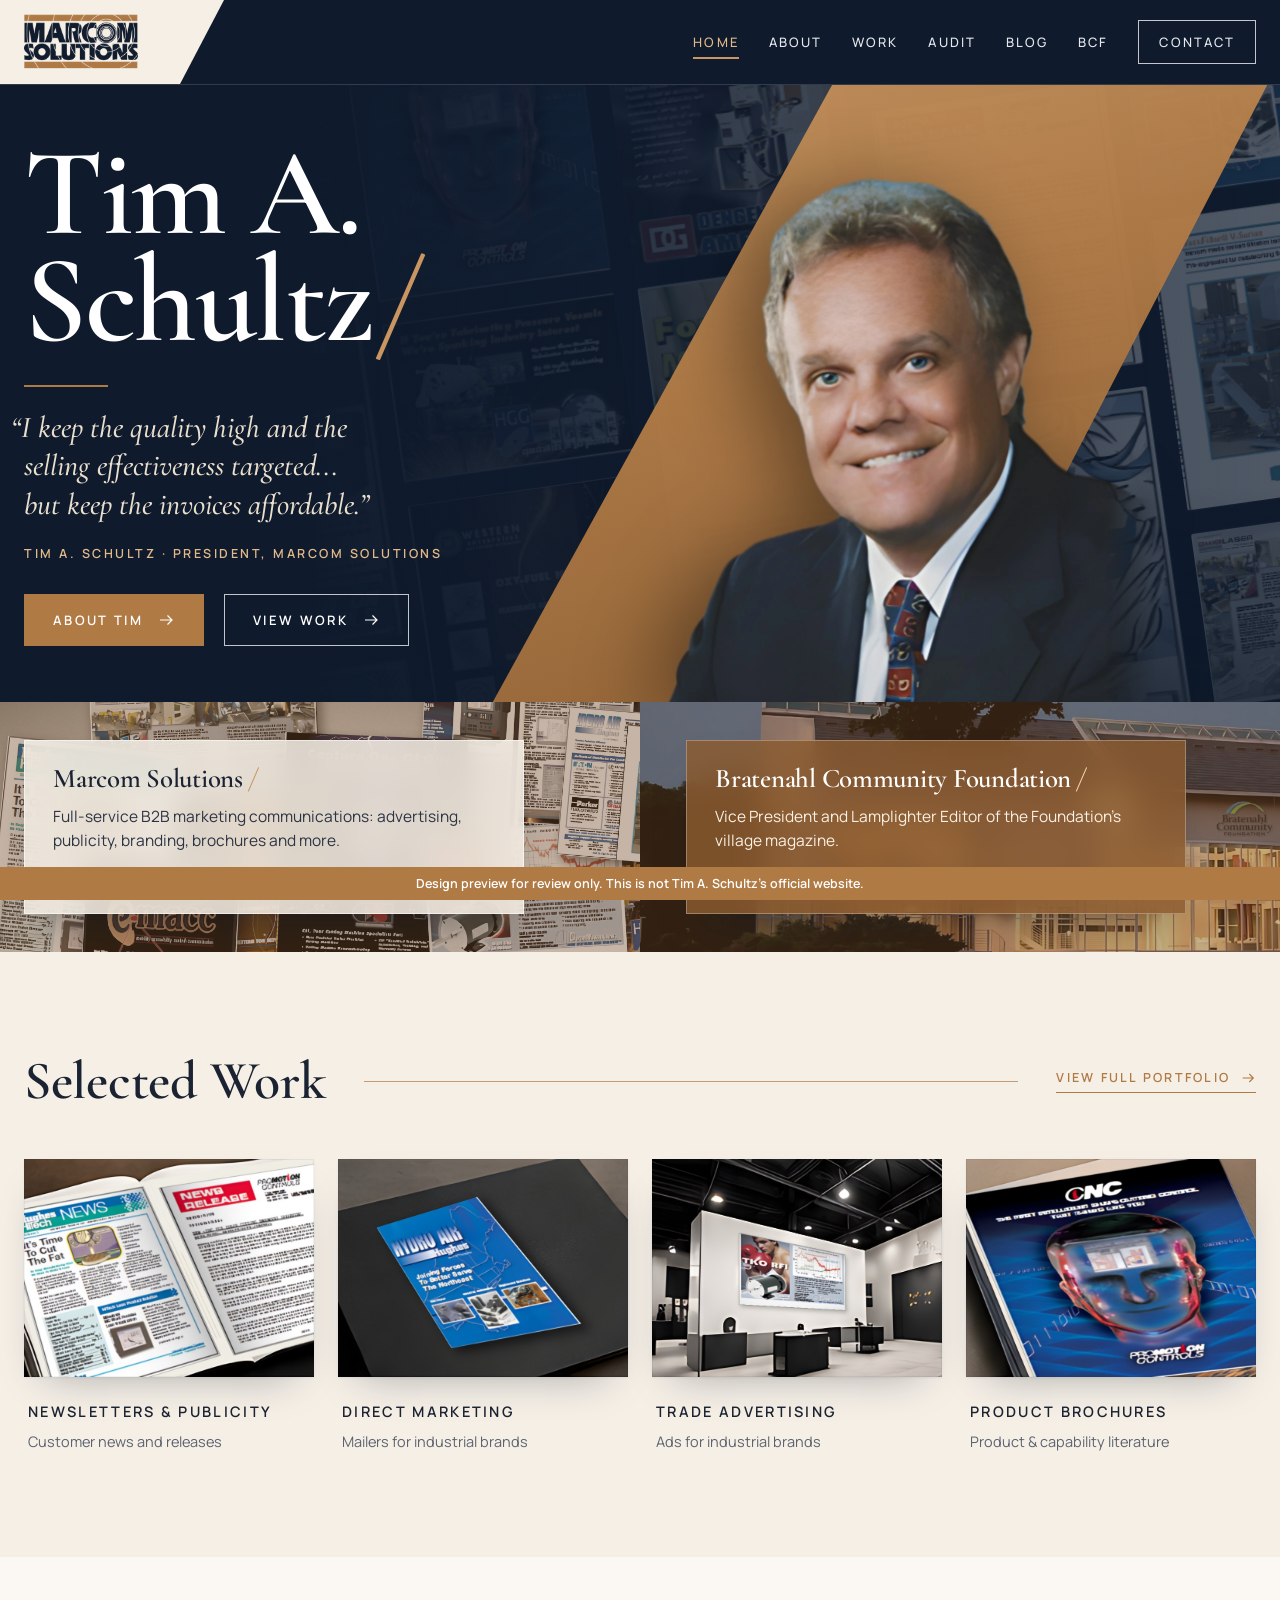
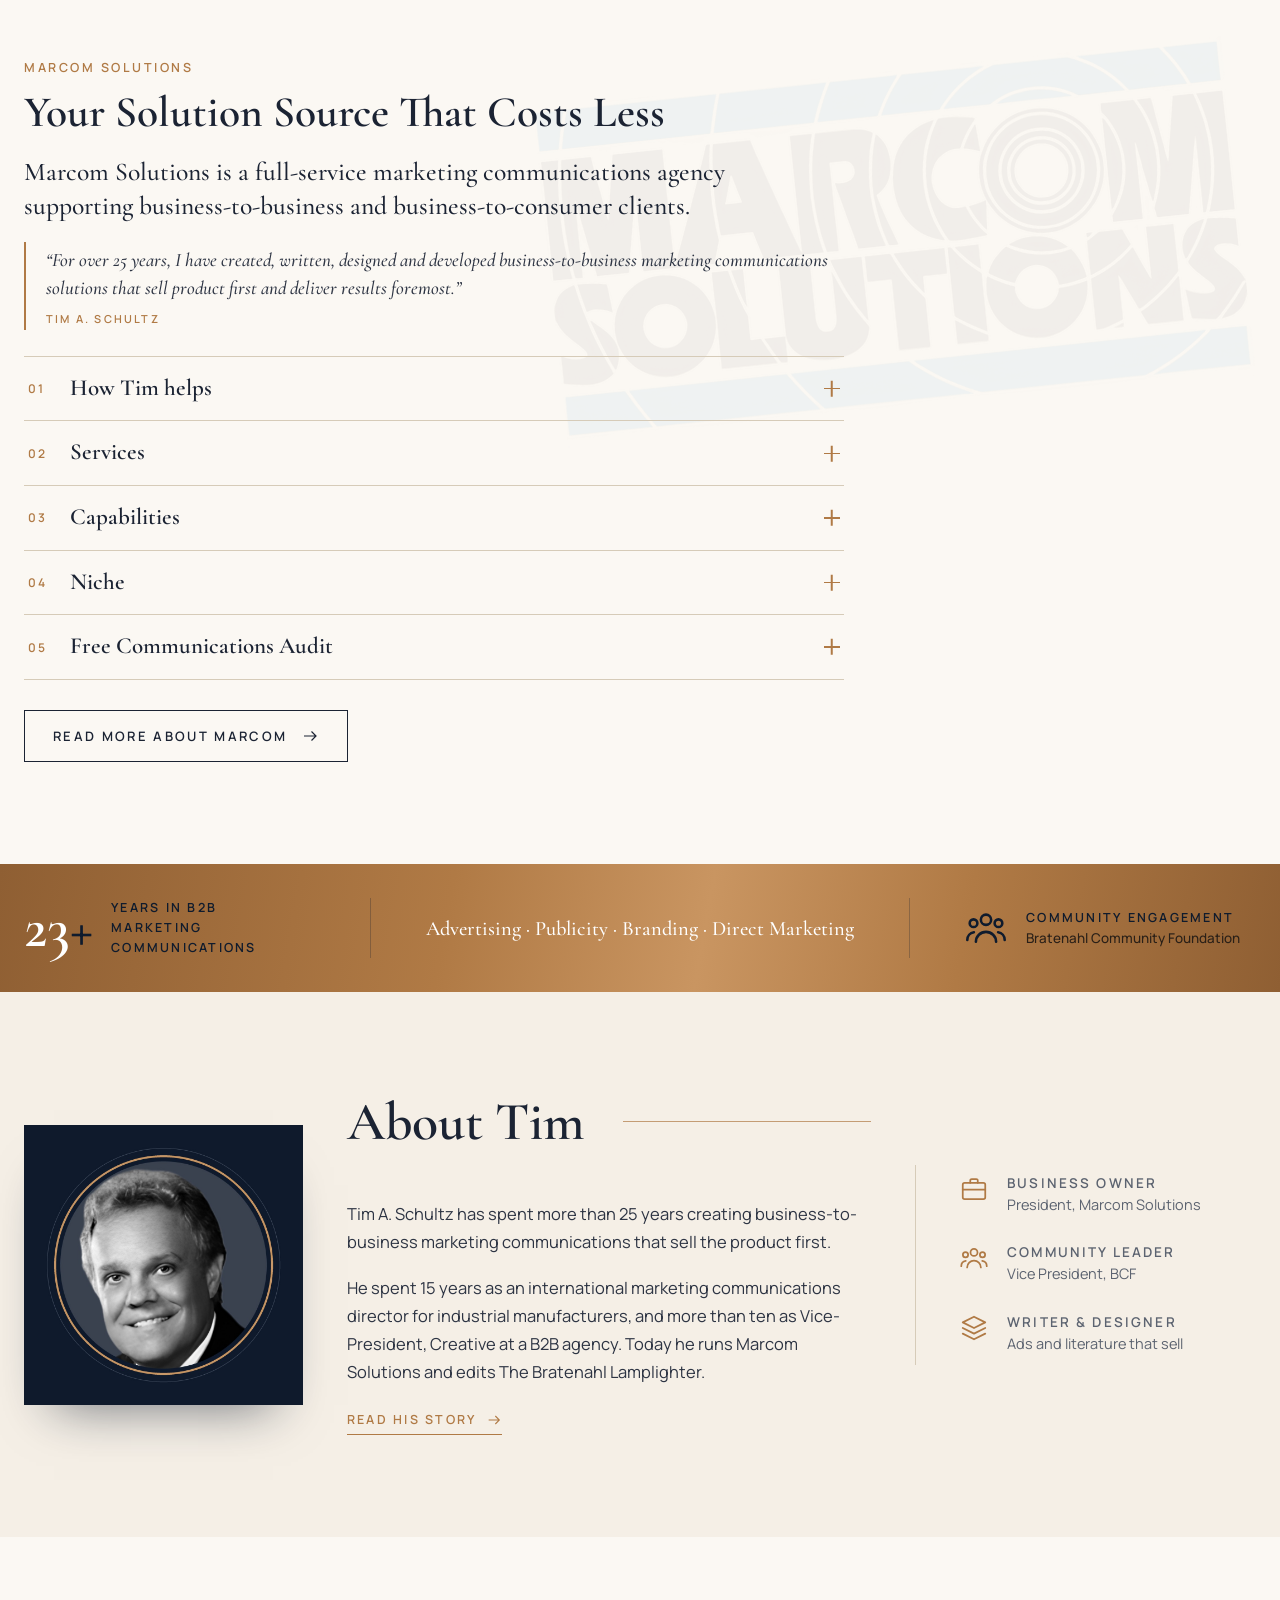
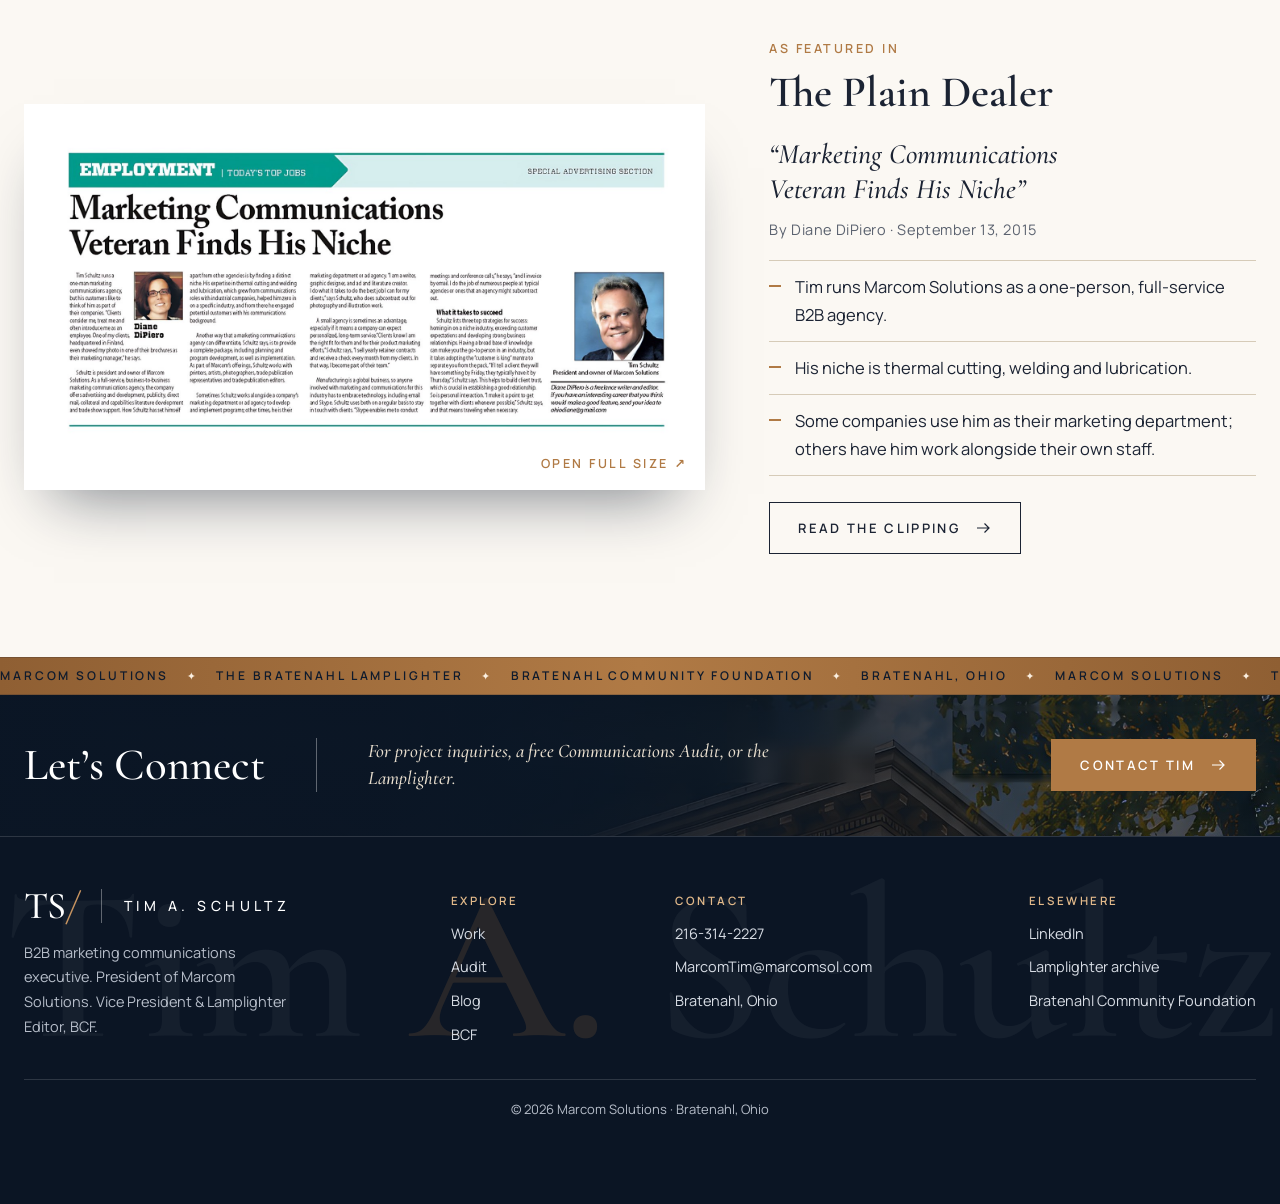
<file: index.html>
<!DOCTYPE html>
<html lang="en"><head><meta charset="utf-8"><meta name="viewport" content="width=device-width, initial-scale=1, viewport-fit=cover">
<meta name="claude:viewport-fit-sides" content="cover">
<title>Tim Schultz Marcom Solutions</title><meta name="description" content="Tim A. Schultz: B2B marketing communications executive, President of Marcom Solutions, and Vice President &amp; Lamplighter Editor of the Bratenahl Community Foundation, Bratenahl, Ohio.">
<!-- DRAFT: remove the next line at launch so Google can list the site -->
<meta name="robots" content="noindex,nofollow">
<meta property="og:type" content="profile"><meta property="og:title" content="Tim A. Schultz"><meta property="og:description" content="Tim A. Schultz: B2B marketing communications executive, President of Marcom Solutions, and Vice President &amp; Lamplighter Editor of the Bratenahl Community Foundation, Bratenahl, Ohio."><meta name="theme-color" content="#0f1b2d">
<link rel="icon" href="assets/favicon.svg" type="image/svg+xml"><link rel="preload" href="assets/fonts/cormorant-garamond-latin-500-normal.woff2" as="font" type="font/woff2" crossorigin>
<link rel="stylesheet" href="assets/style.css"><script>document.documentElement.className+=' js'</script><link rel="preload" as="image" href="assets/img/tim-hero.webp" fetchpriority="high"><script type="application/ld+json">{"@context": "https://schema.org", "@type": "Person", "name": "Tim A. Schultz", "jobTitle": "President, Marcom Solutions", "telephone": "216-314-2227", "email": "MarcomTim@marcomsol.com", "worksFor": {"@type": "Organization", "name": "Marcom Solutions", "url": "https://www.marcomsol.com/"}, "affiliation": {"@type": "Organization", "name": "Bratenahl Community Foundation", "url": "https://bratenahlcf.org/"}, "address": {"@type": "PostalAddress", "addressLocality": "Bratenahl", "addressRegion": "OH", "addressCountry": "US"}, "sameAs": ["https://www.linkedin.com/in/timaschultz/"]}</script></head>
<body class="is-preview">
<a class="skip" href="#main">Skip to content</a>
<header class="hd" id="hd"><div class="wrap"><a class="brand" href="index.html" aria-label="Tim A. Schultz, home"><img class="mlogo" src="assets/img/marcom-logo-nc.png" alt="Marcom Solutions" width="346" height="170"></a>
<nav class="nav" aria-label="Main"><a href="index.html" class="on" aria-current="page">Home</a><a href="about.html">About</a><a href="work.html">Work</a><a href="audit.html">Audit</a><a href="blog.html">Blog</a><a href="bcf.html">BCF</a><a href="contact.html" class="box">Contact</a></nav><button class="mb" id="mb" type="button" aria-label="Menu" aria-expanded="false" aria-controls="mnav"><span></span><span></span></button></div><span class="prog" aria-hidden="true"></span></header>
<div class="mnav" id="mnav"><nav aria-label="Mobile"><a href="index.html" class=on>Home</a><a href="about.html">About</a><a href="work.html">Work</a><a href="audit.html">Audit</a><a href="blog.html">Blog</a><a href="bcf.html">BCF</a><a href="contact.html">Contact</a></nav><p>216-314-2227<br>MarcomTim@marcomsol.com</p></div>
<main id="main">
<section class="hero2" aria-label="Tim A. Schultz">
<div class="wall" aria-hidden="true"><div class="col"><img src="assets/wall/servod.webp" alt="" width="400" height="794" decoding="async"><img src="assets/wall/emacc.webp" alt="" width="400" height="290" decoding="async"><img src="assets/wall/line-card.webp" alt="" width="400" height="506" decoding="async"><img src="assets/wall/laser-gear.webp" alt="" width="400" height="514" decoding="async"><img src="assets/wall/servod.webp" alt="" width="400" height="794" decoding="async"><img src="assets/wall/emacc.webp" alt="" width="400" height="290" decoding="async"><img src="assets/wall/line-card.webp" alt="" width="400" height="506" decoding="async"><img src="assets/wall/laser-gear.webp" alt="" width="400" height="514" decoding="async"></div><div class="col"><img src="assets/wall/predators.webp" alt="" width="400" height="500" decoding="async"><img src="assets/wall/save-30000.webp" alt="" width="400" height="552" decoding="async"><img src="assets/wall/newsletter.webp" alt="" width="400" height="529" decoding="async"><img src="assets/wall/predators.webp" alt="" width="400" height="500" decoding="async"><img src="assets/wall/save-30000.webp" alt="" width="400" height="552" decoding="async"><img src="assets/wall/newsletter.webp" alt="" width="400" height="529" decoding="async"></div><div class="col"><img src="assets/wall/cnc-cover.webp" alt="" width="400" height="523" decoding="async"><img src="assets/wall/hgg.webp" alt="" width="400" height="271" decoding="async"><img src="assets/wall/oxy-fuel.webp" alt="" width="400" height="507" decoding="async"><img src="assets/wall/tko.webp" alt="" width="400" height="281" decoding="async"><img src="assets/wall/cnc-cover.webp" alt="" width="400" height="523" decoding="async"><img src="assets/wall/hgg.webp" alt="" width="400" height="271" decoding="async"><img src="assets/wall/oxy-fuel.webp" alt="" width="400" height="507" decoding="async"><img src="assets/wall/tko.webp" alt="" width="400" height="281" decoding="async"></div><div class="col"><img src="assets/wall/welding.webp" alt="" width="400" height="520" decoding="async"><img src="assets/wall/think-brite.webp" alt="" width="400" height="1006" decoding="async"><img src="assets/wall/proreports.webp" alt="" width="400" height="484" decoding="async"><img src="assets/wall/welding.webp" alt="" width="400" height="520" decoding="async"><img src="assets/wall/think-brite.webp" alt="" width="400" height="1006" decoding="async"><img src="assets/wall/proreports.webp" alt="" width="400" height="484" decoding="async"></div><div class="col"><img src="assets/wall/web-productivity.webp" alt="" width="400" height="278" decoding="async"><img src="assets/wall/news-release.webp" alt="" width="400" height="489" decoding="async"><img src="assets/wall/ac-drive.webp" alt="" width="400" height="1195" decoding="async"><img src="assets/wall/cnc-inside.webp" alt="" width="400" height="304" decoding="async"><img src="assets/wall/web-productivity.webp" alt="" width="400" height="278" decoding="async"><img src="assets/wall/news-release.webp" alt="" width="400" height="489" decoding="async"><img src="assets/wall/ac-drive.webp" alt="" width="400" height="1195" decoding="async"><img src="assets/wall/cnc-inside.webp" alt="" width="400" height="304" decoding="async"></div><div class="col"><img src="assets/wall/hydro-air-mail.webp" alt="" width="400" height="527" decoding="async"><img src="assets/wall/cut-sheet.webp" alt="" width="400" height="501" decoding="async"><img src="assets/wall/laser-spread.webp" alt="" width="400" height="301" decoding="async"><img src="assets/wall/hydro-air-mail.webp" alt="" width="400" height="527" decoding="async"><img src="assets/wall/cut-sheet.webp" alt="" width="400" height="501" decoding="async"><img src="assets/wall/laser-spread.webp" alt="" width="400" height="301" decoding="async"></div></div><div class="cband"></div>
<div class="wrap"><div class="txt"><h1><span class="ln">Tim A.</span><span class="ln">Schultz<span class="sl">/</span></span></h1><div class="rule"></div>
<blockquote class="hq"><p>“I keep the quality high and the selling effectiveness targeted... but keep the invoices affordable.”</p>
<cite>Tim A. Schultz · President, Marcom Solutions</cite></blockquote>
<div class="btns"><a class="btn cu" href="about.html">About Tim<svg viewBox="0 0 24 24" aria-hidden="true"><path d="M4 12h15M14 6l6 6-6 6"/></svg></a><a class="btn ow" href="work.html">View Work<svg viewBox="0 0 24 24" aria-hidden="true"><path d="M4 12h15M14 6l6 6-6 6"/></svg></a></div></div></div>
<div class="por"><img src="assets/img/tim-hero.webp" alt="Portrait of Tim A. Schultz" width="1000" height="1116"></div>
</section>
<section class="strip2">
<a class="l rv" href="about.html#marcom"><img class="sbg" src="assets/img/strip-marcom.jpg" alt="" loading="lazy" width="2400" height="1000"><span class="card"><h2>Marcom Solutions <span class="sl">/</span></h2><span class="p">Full-service B2B marketing communications: advertising, publicity, branding, brochures and more.</span><span class="go">Explore Marcom<svg viewBox="0 0 24 24" aria-hidden="true"><path d="M4 12h15M14 6l6 6-6 6"/></svg></span></span></a>
<a class="r rv" style="--d:.1s" href="bcf.html"><img class="sbg" src="assets/img/strip-bcf-house-sign.jpg" alt="" loading="lazy" width="2400" height="1188"><span class="card"><h2>Bratenahl Community Foundation <span class="sl">/</span></h2><span class="p">Vice President and Lamplighter Editor of the Foundation’s village magazine.</span><span class="go">Learn About BCF<svg viewBox="0 0 24 24" aria-hidden="true"><path d="M4 12h15M14 6l6 6-6 6"/></svg></span></span></a>
</section>
<section class="sec cream"><div class="wrap"><div class="shead rv"><h2>Selected Work</h2><span class="ln"></span><a class="tl-link" href="work.html">View full portfolio<svg viewBox="0 0 24 24" aria-hidden="true"><path d="M4 12h15M14 6l6 6-6 6"/></svg></a></div>
<div class="cards"><a class="card rv" data-tilt style="--d:0.00s" href="work.html#publicity"><span class="plate photo"><img src="assets/img/feat-publicity.jpg" alt="" loading="lazy"></span><span class="cap"><b>Newsletters &amp; Publicity</b><span>Customer news and releases</span></span></a><a class="card rv" data-tilt style="--d:0.08s" href="work.html#direct-marketing"><span class="plate photo"><img src="assets/img/feat-direct.jpg" alt="" loading="lazy"></span><span class="cap"><b>Direct Marketing</b><span>Mailers for industrial brands</span></span></a><a class="card rv" data-tilt style="--d:0.16s" href="work.html#advertising"><span class="plate photo"><img src="assets/img/feat-advertising.jpg" alt="" loading="lazy"></span><span class="cap"><b>Trade Advertising</b><span>Ads for industrial brands</span></span></a><a class="card rv" data-tilt style="--d:0.24s" href="work.html#brochures"><span class="plate photo"><img src="assets/img/feat-brochures.jpg" alt="" loading="lazy"></span><span class="cap"><b>Product Brochures</b><span>Product &amp; capability literature</span></span></a></div>
</div></section>
<section class="sec paper mwm" id="source"><div class="wrap">
<div class="mcf"><div class="rv" style="--d:.08s"><span class="caps kick">Marcom Solutions</span><h2 class="h2s">Your Solution Source That Costs Less</h2>
<p class="mlead">Marcom Solutions is a full-service marketing communications agency supporting business-to-business and business-to-consumer clients.</p>
<blockquote class="mq">“For over 25 years, I have created, written, designed and developed business-to-business marketing communications solutions that sell product first and deliver results foremost.”<cite>Tim A. Schultz</cite></blockquote>
<div class="acc"><details class="ai" name="mc"><summary><span class="an">01</span>How Tim helps<i aria-hidden="true"></i></summary><div class="ab"><div class="ways">
<div class="way"><span class="n">01</span><h3>Your marketing department</h3><p>He is the whole department.</p></div>
<div class="way"><span class="n">02</span><h3>Beside your team</h3><p>With your staff or ad agency.</p></div>
<div class="way"><span class="n">03</span><h3>Plan to finished piece</h3><p>Planning through implementation.</p></div></div></div></details>
<details class="ai" name="mc"><summary><span class="an">02</span>Services<i aria-hidden="true"></i></summary><div class="ab"><ol class="svc"><li>Advertising</li><li>Publicity</li><li>Branding</li><li>Direct Marketing</li><li>Product &amp; Capability Brochures</li><li>Social Media Marketing</li><li>News Releases &amp; Newsletters</li><li>Trade Show Support</li><li>Case Histories &amp; Product Success Stories</li><li>Feature Articles</li></ol></div></details>
<details class="ai" name="mc"><summary><span class="an">03</span>Capabilities<i aria-hidden="true"></i></summary><div class="ab"><p class="inl caplinks"><a href="work.html#advertising">Advertising</a> <i>/</i> <a href="work.html#brochures">Product &amp; Capability Brochures</a> <i>/</i> <a href="work.html#direct-marketing">Direct Mail &amp; Direct Marketing</a> <i>/</i> <span>Web Sites, Multi-Media, Social Media</span> <i>/</i> <a href="work.html#publicity">Publicity &amp; Newsletters</a> <i>/</i> <a href="work.html#catalogs">Line Cards, Cut Sheets &amp; Catalogs</a> <i>/</i> <a href="work.html#case-histories">Case Histories &amp; Feature Articles</a></p></div></details>
<details class="ai" name="mc"><summary><span class="an">04</span>Niche<i aria-hidden="true"></i></summary><div class="ab"><p class="inl">Thermal cutting <i>/</i> Welding <i>/</i> Lubrication</p></div></details>
<details class="ai" name="mc"><summary><span class="an">05</span>Free Communications Audit<i aria-hidden="true"></i></summary><div class="ab aud5"><span class="caps">Free · No obligation</span><p>What you are doing well, what you could be doing better, and what you should do next.</p><a class="btn cu" href="audit.html">About the audit<svg viewBox="0 0 24 24" aria-hidden="true"><path d="M4 12h15M14 6l6 6-6 6"/></svg></a></div></details></div>
<p class="mcmore"><a class="btn on" href="about.html#marcom">Read more about Marcom<svg viewBox="0 0 24 24" aria-hidden="true"><path d="M4 12h15M14 6l6 6-6 6"/></svg></a></p></div></div></div></section>
<section class="fband" aria-label="At a glance"><div class="fb-a"><div class="wrap fb-in">
<div class="fb-i rv"><b class="fb-n"><span data-to="25">25</span><em>+</em></b><span class="fb-t">Years in B2B<br>marketing communications</span></div><i class="fb-v"></i>
<div class="fb-i fb-m rv" style="--d:.08s"><span class="fb-s">Advertising · Publicity · Branding · Direct Marketing</span></div><i class="fb-v"></i>
<div class="fb-i rv" style="--d:.16s"><svg class="ic" viewBox="0 0 24 24" aria-hidden="true"><circle cx="12" cy="7.5" r="2.8"/><path d="M6.5 19.5c0-3 2.5-5.4 5.5-5.4s5.5 2.4 5.5 5.4"/><circle cx="5.2" cy="9.4" r="2.1"/><path d="M1.8 18.5c0-2.2 1.5-3.9 3.6-4.2"/><circle cx="18.8" cy="9.4" r="2.1"/><path d="M22.2 18.5c0-2.2-1.5-3.9-3.6-4.2"/></svg><span class="fb-t">Community engagement<small>Bratenahl Community Foundation</small></span></div></div></div></section>
<section class="sec cream"><div class="wrap"><div class="about">
<div class="pic rv"><img src="assets/img/tim-about.jpg" alt="Tim A. Schultz" loading="lazy" width="1000" height="1000"></div>
<div class="txt rv" style="--d:.08s"><div class="shead rv"><h2>About Tim</h2><span class="ln"></span></div><p>Tim A. Schultz has spent more than 25 years creating business-to-business marketing communications that sell the product first.</p>
<p>He spent 15 years as an international marketing communications director for industrial manufacturers, and more than ten as Vice-President, Creative at a B2B agency. Today he runs Marcom Solutions and edits The Bratenahl Lamplighter.</p>
<a class="tl-link" href="about.html">Read his story<svg viewBox="0 0 24 24" aria-hidden="true"><path d="M4 12h15M14 6l6 6-6 6"/></svg></a></div>
<span class="vl"></span>
<ul class="roles rv" style="--d:.16s"><li><svg class="ic" viewBox="0 0 24 24" aria-hidden="true"><rect x="3" y="7" width="18" height="13" rx="1.5"/><path d="M9 7V5.2A1.2 1.2 0 0 1 10.2 4h3.6A1.2 1.2 0 0 1 15 5.2V7M3 12.5h18"/></svg><span><b>Business Owner</b><span>President, Marcom Solutions</span></span></li><li><svg class="ic" viewBox="0 0 24 24" aria-hidden="true"><circle cx="12" cy="7.5" r="2.8"/><path d="M6.5 19.5c0-3 2.5-5.4 5.5-5.4s5.5 2.4 5.5 5.4"/><circle cx="5.2" cy="9.4" r="2.1"/><path d="M1.8 18.5c0-2.2 1.5-3.9 3.6-4.2"/><circle cx="18.8" cy="9.4" r="2.1"/><path d="M22.2 18.5c0-2.2-1.5-3.9-3.6-4.2"/></svg><span><b>Community Leader</b><span>Vice President, BCF</span></span></li><li><svg class="ic" viewBox="0 0 24 24" aria-hidden="true"><path d="M12 3l9 4.5-9 4.5-9-4.5z"/><path d="M3 12l9 4.5 9-4.5"/><path d="M3 16.5l9 4.5 9-4.5"/></svg><span><b>Writer &amp; Designer</b><span>Ads and literature that sell</span></span></li></ul>
</div></div></section>
<section class="sec paper" id="plain-dealer"><div class="wrap"><div class="pdh">
<a class="pclip rv" href="assets/img/plain-dealer-2015.jpg" aria-label="Open the Plain Dealer clipping full size"><img src="assets/img/plain-dealer-2015.jpg" alt="The Plain Dealer, September 13, 2015: Marketing Communications Veteran Finds His Niche" loading="lazy"><span class="caps">Open full size ↗</span></a>
<div class="pdt rv" style="--d:.1s"><span class="caps kick">As featured in</span><h2 class="h2s">The Plain Dealer</h2>
<p class="pq">“Marketing Communications Veteran Finds His Niche”</p><p class="by">By Diane DiPiero · September 13, 2015</p>
<ul class="keys"><li>Tim runs Marcom Solutions as a one-person, full-service B2B agency.</li><li>His niche is thermal cutting, welding and lubrication.</li>
<li>Some companies use him as their marketing department; others have him work alongside their own staff.</li></ul>
<div class="pbtns"><button class="btn on" type="button" id="pzo">Read the clipping<svg viewBox="0 0 24 24" aria-hidden="true"><path d="M4 12h15M14 6l6 6-6 6"/></svg></button></div></div>
</div></div></section>
<div class="pz" id="pz" role="dialog" aria-modal="true" aria-label="The Plain Dealer clipping, September 13, 2015"><button class="pzx" type="button" aria-label="Close"><svg viewBox="0 0 24 24" aria-hidden="true"><path d="M6 6l12 12M18 6L6 18"/></svg></button><div class="pzi"><img src="assets/img/plain-dealer-2015.jpg" alt="The Plain Dealer, September 13, 2015: Marketing Communications Veteran Finds His Niche" loading="lazy"></div></div>
<div class="fb-tk rust" aria-hidden="true"><div class="rt"><span>Marcom Solutions</span><i class="rd">✦</i><span>The Bratenahl Lamplighter</span><i class="rd">✦</i><span>Bratenahl Community Foundation</span><i class="rd">✦</i><span>Bratenahl, Ohio</span><i class="rd">✦</i><span>Marcom Solutions</span><i class="rd">✦</i><span>The Bratenahl Lamplighter</span><i class="rd">✦</i><span>Bratenahl Community Foundation</span><i class="rd">✦</i><span>Bratenahl, Ohio</span><i class="rd">✦</i><span>Marcom Solutions</span><i class="rd">✦</i><span>The Bratenahl Lamplighter</span><i class="rd">✦</i><span>Bratenahl Community Foundation</span><i class="rd">✦</i><span>Bratenahl, Ohio</span><i class="rd">✦</i><span>Marcom Solutions</span><i class="rd">✦</i><span>The Bratenahl Lamplighter</span><i class="rd">✦</i><span>Bratenahl Community Foundation</span><i class="rd">✦</i><span>Bratenahl, Ohio</span><i class="rd">✦</i><span>Marcom Solutions</span><i class="rd">✦</i><span>The Bratenahl Lamplighter</span><i class="rd">✦</i><span>Bratenahl Community Foundation</span><i class="rd">✦</i><span>Bratenahl, Ohio</span><i class="rd">✦</i><span>Marcom Solutions</span><i class="rd">✦</i><span>The Bratenahl Lamplighter</span><i class="rd">✦</i><span>Bratenahl Community Foundation</span><i class="rd">✦</i><span>Bratenahl, Ohio</span><i class="rd">✦</i></div></div>
<section class="connect"><img class="bg" src="assets/img/connect-photo.jpg" alt=""><div class="wrap rv"><h2>Let’s Connect</h2><span class="vl"></span>
<p>For project inquiries, a free Communications Audit, or the Lamplighter.</p><a class="btn cu" href="contact.html">Contact Tim<svg viewBox="0 0 24 24" aria-hidden="true"><path d="M4 12h15M14 6l6 6-6 6"/></svg></a></div></section>
</main>
<footer class="foot"><div class="wrap"><div class="top">
<div><a class="brand" href="index.html"><span class="mono">TS<span class="sl">/</span></span><span class="bar"></span><span class="nm">Tim A. Schultz</span></a><p>B2B marketing communications executive. President of Marcom Solutions. Vice President &amp; Lamplighter Editor, BCF.</p></div>
<div><h4>Explore</h4><ul><li><a href="work.html">Work</a></li><li><a href="audit.html">Audit</a></li><li><a href="blog.html">Blog</a></li><li><a href="bcf.html">BCF</a></li></ul></div>
<div><h4>Contact</h4><ul><li><a href="tel:+12163142227">216-314-2227</a></li><li><a href="mailto:MarcomTim@marcomsol.com">MarcomTim@marcomsol.com</a></li><li>Bratenahl, Ohio</li></ul></div>
<div><h4>Elsewhere</h4><ul><li><a href="https://www.linkedin.com/in/timaschultz/" target="_blank" rel="noopener">LinkedIn</a></li><li><a href="https://bratenahlcf.org/lamplight-magazine/" target="_blank" rel="noopener">Lamplighter archive</a></li><li><a href="https://bratenahlcf.org/" target="_blank" rel="noopener">Bratenahl Community Foundation</a></li></ul></div>
<span class="fname" aria-hidden="true">Tim <em>A.</em> Schultz</span></div><div class="bot"><span>© <span data-year>2026</span> Marcom Solutions · Bratenahl, Ohio</span></div></div></footer>
<button class="totop" id="totop" type="button" aria-label="Back to top"><svg viewBox="0 0 24 24" aria-hidden="true"><path d="M12 19V5M6 11l6-6 6 6"/></svg></button>
<div class="preview-bar" role="note">Design preview for review only. This is not Tim A. Schultz’s official website.</div>
<script src="assets/site.js" defer></script>
</body></html>
</file>
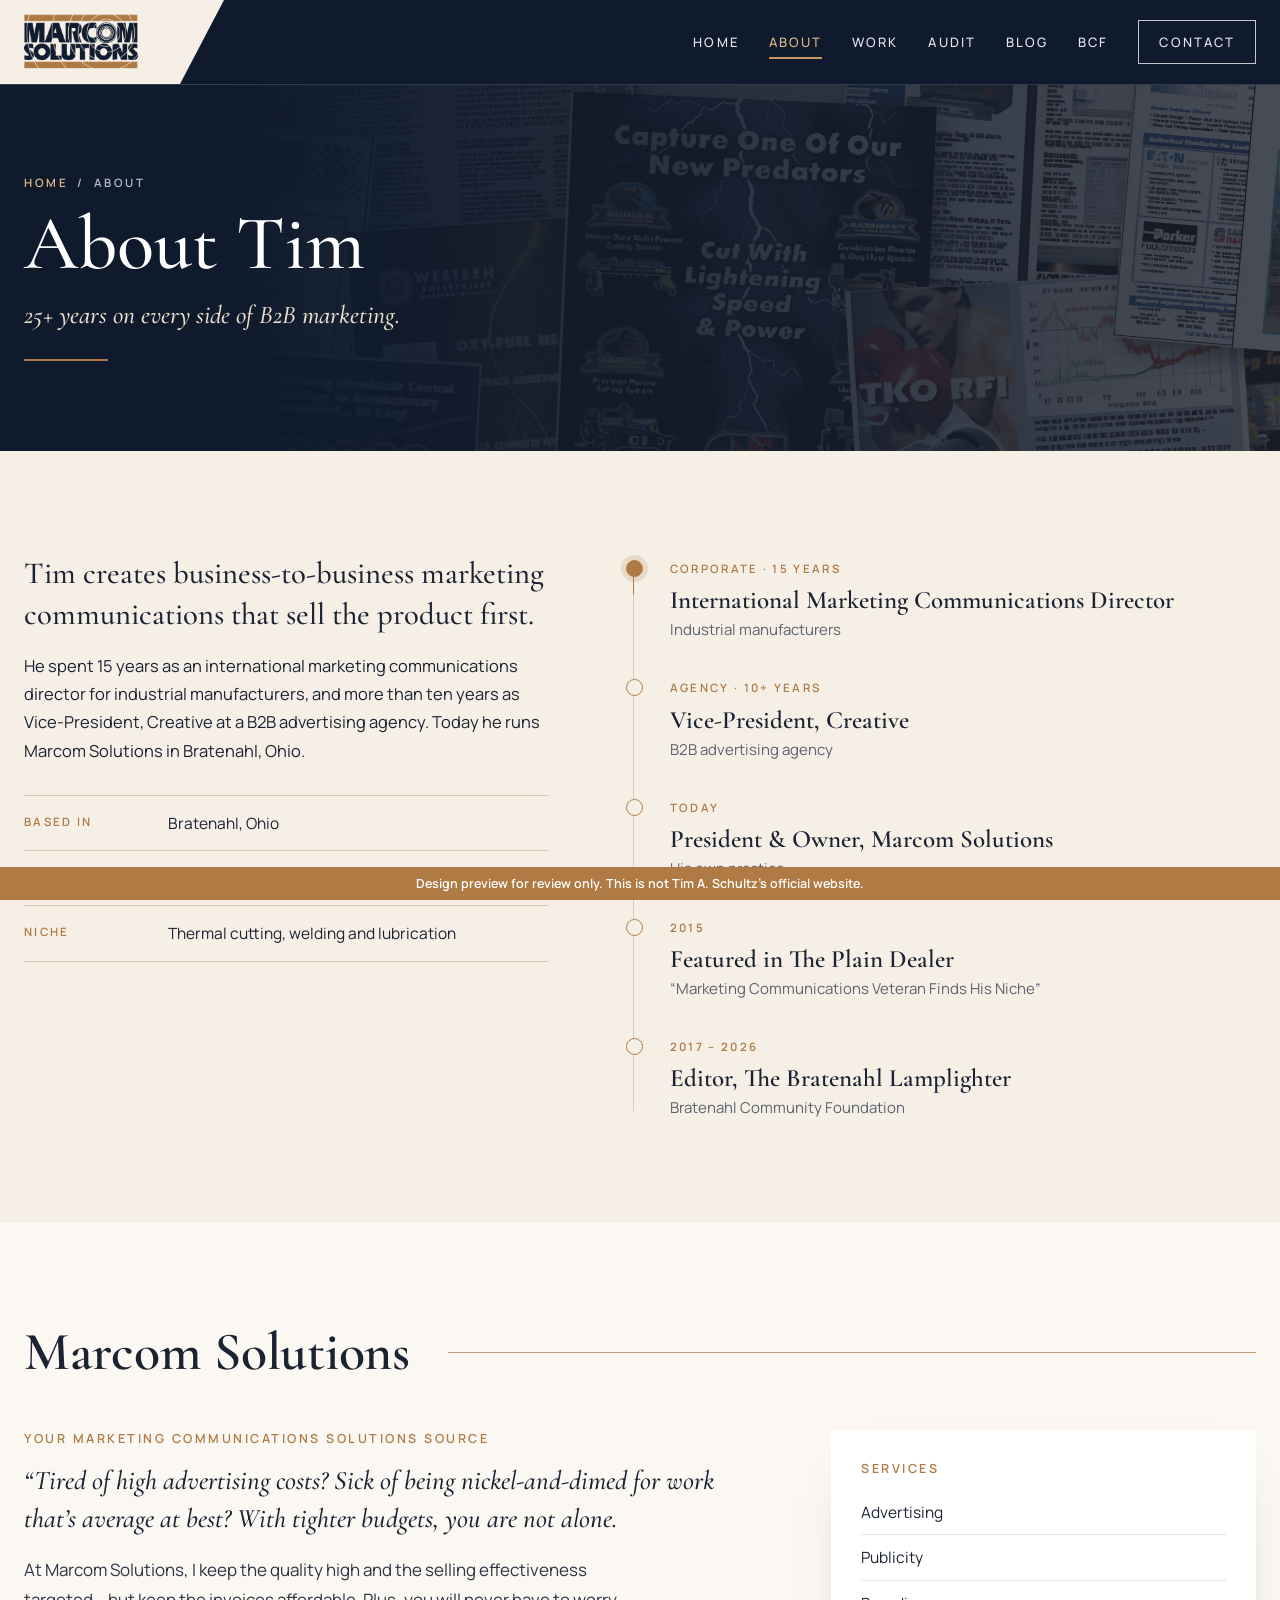
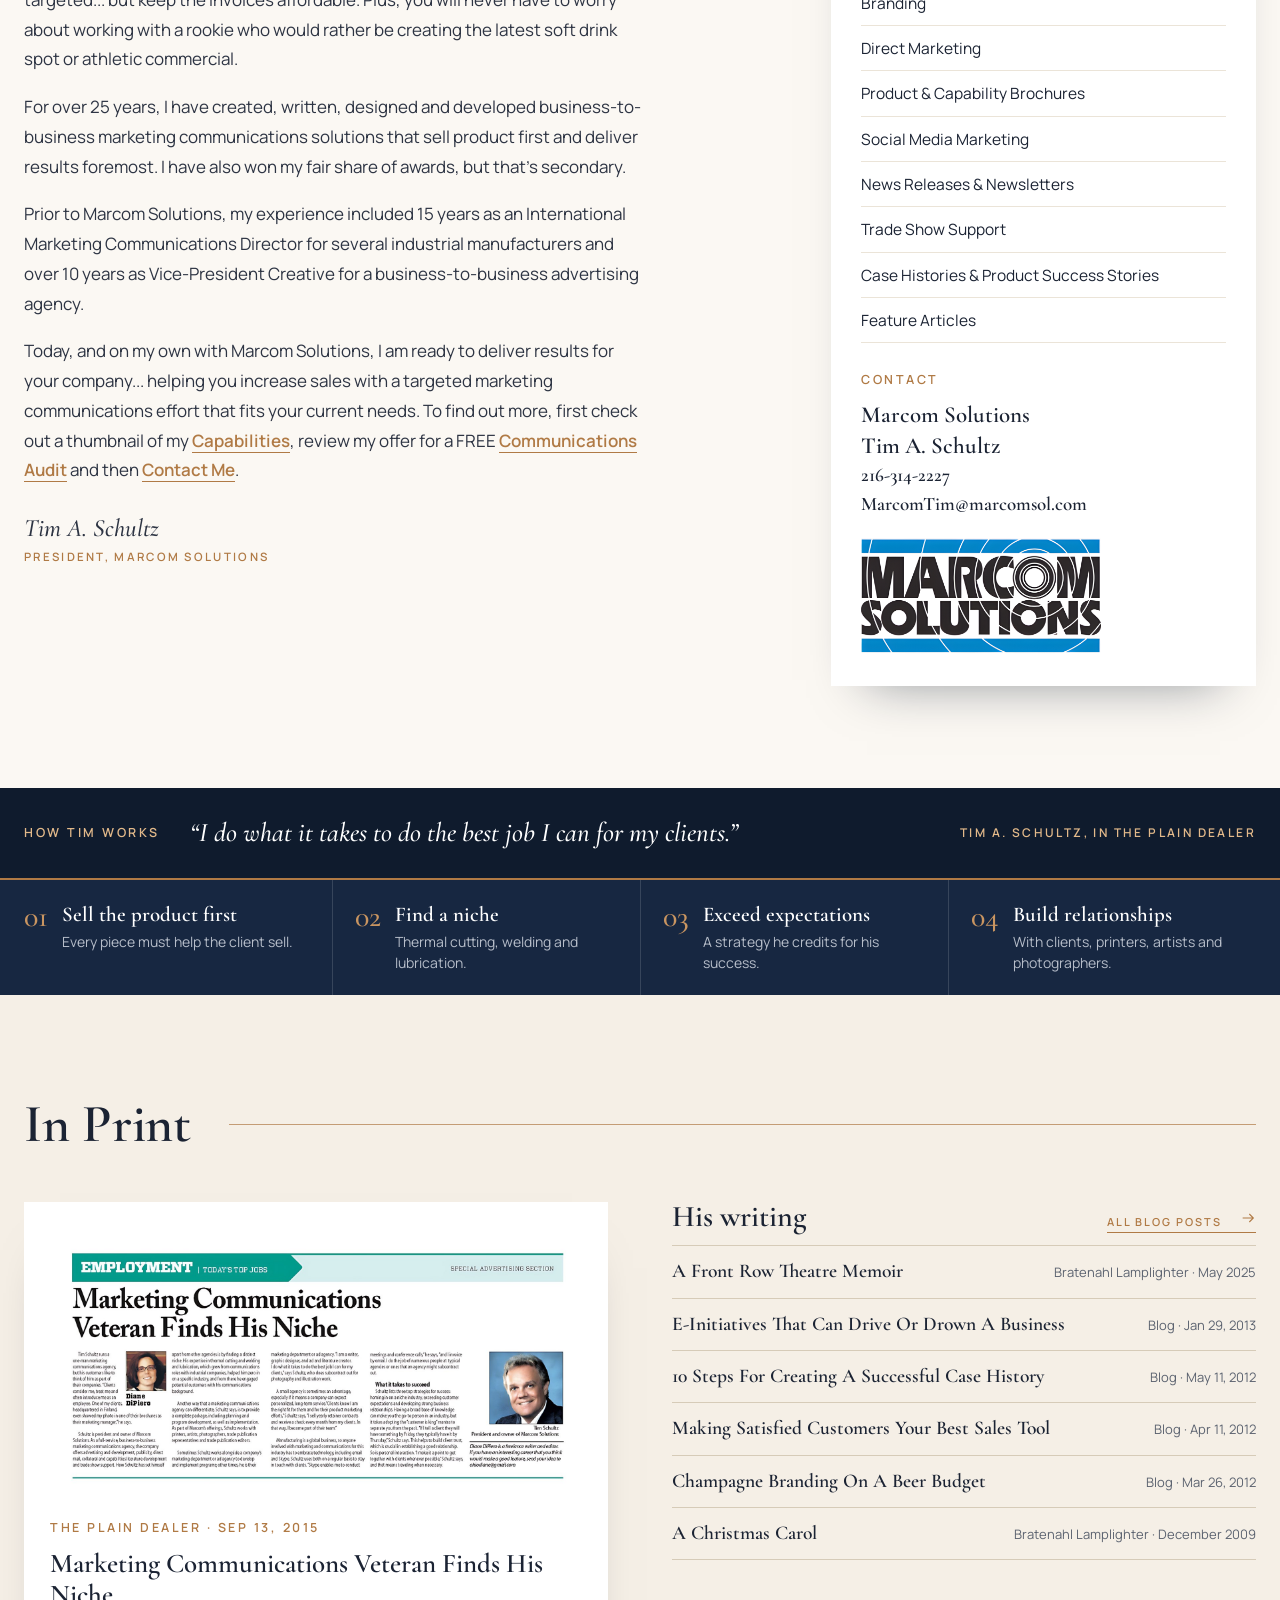
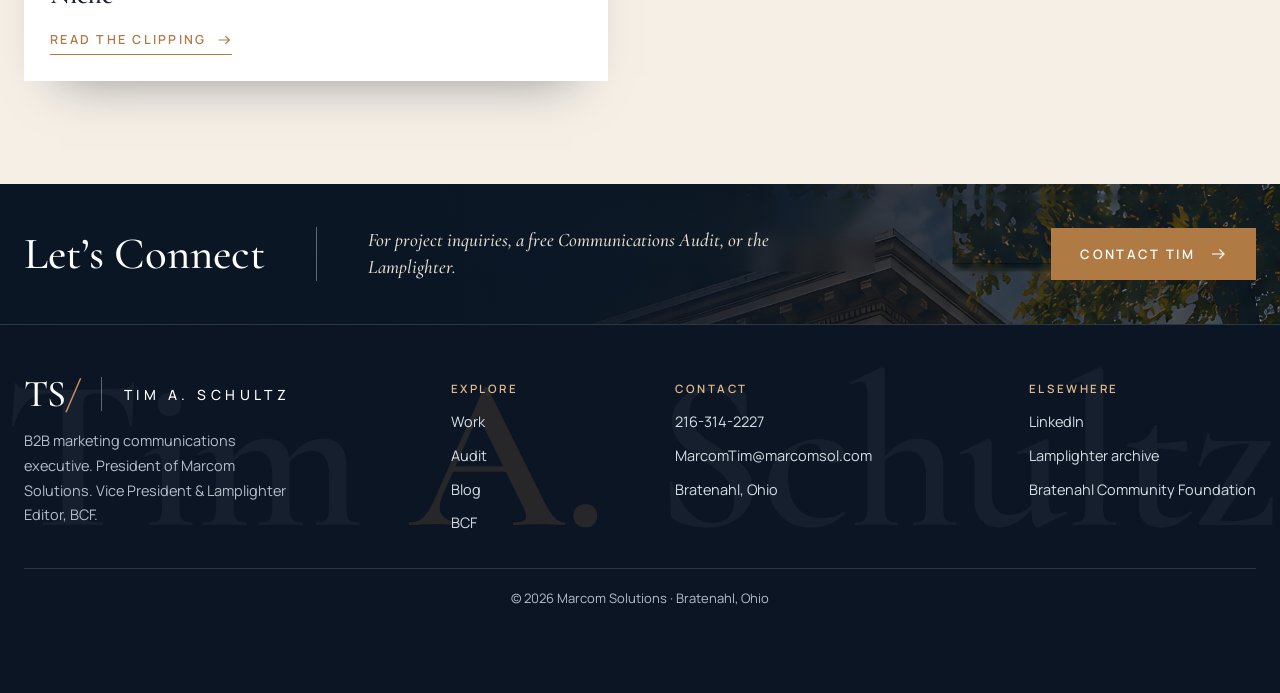
<file: about.html>
<!DOCTYPE html>
<html lang="en"><head><meta charset="utf-8"><meta name="viewport" content="width=device-width, initial-scale=1, viewport-fit=cover">
<meta name="claude:viewport-fit-sides" content="cover">
<title>About · Tim Schultz Marcom Solutions</title><meta name="description" content="Tim A. Schultz: B2B marketing communications executive, President of Marcom Solutions, and Vice President &amp; Lamplighter Editor of the Bratenahl Community Foundation, Bratenahl, Ohio.">
<!-- DRAFT: remove the next line at launch so Google can list the site -->
<meta name="robots" content="noindex,nofollow">
<meta property="og:type" content="profile"><meta property="og:title" content="Tim A. Schultz"><meta property="og:description" content="Tim A. Schultz: B2B marketing communications executive, President of Marcom Solutions, and Vice President &amp; Lamplighter Editor of the Bratenahl Community Foundation, Bratenahl, Ohio."><meta name="theme-color" content="#0f1b2d">
<link rel="icon" href="assets/favicon.svg" type="image/svg+xml"><link rel="preload" href="assets/fonts/cormorant-garamond-latin-500-normal.woff2" as="font" type="font/woff2" crossorigin>
<link rel="stylesheet" href="assets/style.css"><script>document.documentElement.className+=' js'</script></head>
<body class="is-preview">
<a class="skip" href="#main">Skip to content</a>
<header class="hd" id="hd"><div class="wrap"><a class="brand" href="index.html" aria-label="Tim A. Schultz, home"><img class="mlogo" src="assets/img/marcom-logo-nc.png" alt="Marcom Solutions" width="346" height="170"></a>
<nav class="nav" aria-label="Main"><a href="index.html">Home</a><a href="about.html" class="on" aria-current="page">About</a><a href="work.html">Work</a><a href="audit.html">Audit</a><a href="blog.html">Blog</a><a href="bcf.html">BCF</a><a href="contact.html" class="box">Contact</a></nav><button class="mb" id="mb" type="button" aria-label="Menu" aria-expanded="false" aria-controls="mnav"><span></span><span></span></button></div><span class="prog" aria-hidden="true"></span></header>
<div class="mnav" id="mnav"><nav aria-label="Mobile"><a href="index.html">Home</a><a href="about.html" class=on>About</a><a href="work.html">Work</a><a href="audit.html">Audit</a><a href="blog.html">Blog</a><a href="bcf.html">BCF</a><a href="contact.html">Contact</a></nav><p>216-314-2227<br>MarcomTim@marcomsol.com</p></div>
<main id="main">
<section class="phead"><div class="sky"><img src="assets/img/strip-marcom.jpg" alt="" width="2400" height="1000"></div><div class="wrap">
<div class="crumb"><a href="index.html">Home</a> &nbsp;/&nbsp; About</div><h1>About Tim</h1><p>25+ years on every side of B2B marketing.</p><div class="rule"></div></div></section>
<section class="sec cream"><div class="wrap"><div class="story">
<div class="rv"><p class="lead">Tim creates business-to-business marketing communications that sell the product first.</p>
<p>He spent 15 years as an international marketing communications director for industrial manufacturers, and more than ten years as Vice-President, Creative at a B2B advertising agency. Today he runs Marcom Solutions in Bratenahl, Ohio.</p>
<dl class="facts"><div><dt>Based in</dt><dd>Bratenahl, Ohio</dd></div><div><dt>Roles</dt><dd>Writer, designer, ad and literature creator</dd></div><div><dt>Niche</dt><dd>Thermal cutting, welding and lubrication</dd></div></dl></div>
<ol class="tline rv" id="tl" style="--d:.1s"><li><span class="when">Corporate · 15 years</span><h3>International Marketing Communications Director</h3><p>Industrial manufacturers</p></li><li><span class="when">Agency · 10+ years</span><h3>Vice-President, Creative</h3><p>B2B advertising agency</p></li><li><span class="when">Today</span><h3>President &amp; Owner, Marcom Solutions</h3><p>His own practice</p></li><li><span class="when">2015</span><h3>Featured in The Plain Dealer</h3><p>“Marketing Communications Veteran Finds His Niche”</p></li><li><span class="when">2017 – 2026</span><h3>Editor, The Bratenahl Lamplighter</h3><p>Bratenahl Community Foundation</p></li></ol>
</div></div></section>
<section class="sec paper" id="marcom"><div class="wrap"><div class="shead rv"><h2>Marcom Solutions</h2><span class="ln"></span></div><div class="source">
<div class="letter rv"><span class="caps kick">Your Marketing Communications Solutions Source</span>
<p class="open">“Tired of high advertising costs? Sick of being nickel-and-dimed for work that’s average at best? With tighter budgets, you are not alone.</p>
<p>At Marcom Solutions, I keep the quality high and the selling effectiveness targeted... but keep the invoices affordable. Plus, you will never have to worry about working with a rookie who would rather be creating the latest soft drink spot or athletic commercial.</p>
<p>For over 25 years, I have created, written, designed and developed business-to-business marketing communications solutions that sell product first and deliver results foremost. I have also won my fair share of awards, but that’s secondary.</p>
<p>Prior to Marcom Solutions, my experience included 15 years as an International Marketing Communications Director for several industrial manufacturers and over 10 years as Vice-President Creative for a business-to-business advertising agency.</p>
<p>Today, and on my own with Marcom Solutions, I am ready to deliver results for your company... helping you increase sales with a targeted marketing communications effort that fits your current needs. To find out more, first check out a thumbnail of my <a href="work.html">Capabilities</a>, review my offer for a FREE <a href="audit.html">Communications Audit</a> and then <a href="contact.html">Contact Me</a>.</p>
<p class="sign">Tim A. Schultz<span>President, Marcom Solutions</span></p></div>
<aside class="side rv" style="--d:.1s"><span class="caps kick">Services</span><ul><li>Advertising</li><li>Publicity</li><li>Branding</li><li>Direct Marketing</li><li>Product &amp; Capability Brochures</li><li>Social Media Marketing</li><li>News Releases &amp; Newsletters</li><li>Trade Show Support</li><li>Case Histories &amp; Product Success Stories</li><li>Feature Articles</li></ul>
<span class="caps kick">Contact</span><div class="ct"><b>Marcom Solutions</b><b>Tim A. Schultz</b><a href="tel:+12163142227">216-314-2227</a><a href="mailto:MarcomTim@marcomsol.com">MarcomTim@marcomsol.com</a></div>
<img src="assets/img/marcom-logo.png" alt="Marcom Solutions logo" loading="lazy"></aside>
</div></div></section>
<section class="hwc" aria-labelledby="hwc-h"><div class="hwc-q"><div class="wrap hwc-qw rv"><h2 class="caps kick" id="hwc-h">How Tim works</h2>
<blockquote>“I do what it takes to do the best job I can for my clients.”</blockquote><cite>Tim A. Schultz, in The Plain Dealer</cite></div></div>
<div class="hwc-p"><div class="wrap hwc-pg rv" style="--d:.08s"><div class="hwc-c"><span class="n">01</span><div><h3>Sell the product first</h3><p>Every piece must help the client sell.</p></div></div><div class="hwc-c"><span class="n">02</span><div><h3>Find a niche</h3><p>Thermal cutting, welding and lubrication.</p></div></div><div class="hwc-c"><span class="n">03</span><div><h3>Exceed expectations</h3><p>A strategy he credits for his success.</p></div></div><div class="hwc-c"><span class="n">04</span><div><h3>Build relationships</h3><p>With clients, printers, artists and photographers.</p></div></div></div></div></section>
<section class="sec cream"><div class="wrap"><div class="shead rv"><h2>In Print</h2><span class="ln"></span></div>
<div class="print"><article class="press rv"><img src="assets/img/plain-dealer-2015.jpg" alt="The Plain Dealer, September 13, 2015: Marketing Communications Veteran Finds His Niche" loading="lazy">
<span class="caps" style="color:var(--cu)">The Plain Dealer · Sep 13, 2015</span><h3>Marketing Communications Veteran Finds His Niche</h3><a class="tl-link" href="index.html#plain-dealer">Read the clipping<svg viewBox="0 0 24 24" aria-hidden="true"><path d="M4 12h15M14 6l6 6-6 6"/></svg></a></article>
<div class="wlist rv" style="--d:.1s"><h3>His writing <a class="tl-link sm" href="blog.html">All blog posts<svg viewBox="0 0 24 24" aria-hidden="true"><path d="M4 12h15M14 6l6 6-6 6"/></svg></a></h3><a href="https://bratenahlcf.org/wp-content/uploads/2025/05/BRAT-MAY-25.pdf" target="_blank" rel="noopener"><b>A Front Row Theatre Memoir</b><span>Bratenahl Lamplighter · May 2025</span></a><a href="post-e-initiatives.html"><b>E-Initiatives That Can Drive Or Drown A Business</b><span>Blog · Jan 29, 2013</span></a><a href="post-case-history-10-steps.html"><b>10 Steps For Creating A Successful Case History</b><span>Blog · May 11, 2012</span></a><a href="post-satisfied-customers.html"><b>Making Satisfied Customers Your Best Sales Tool</b><span>Blog · Apr 11, 2012</span></a><a href="post-champagne-branding.html"><b>Champagne Branding On A Beer Budget</b><span>Blog · Mar 26, 2012</span></a><a href="https://www.bratenahlcf.org/wp-content/uploads/2020/09/dec2009.pdf" target="_blank" rel="noopener"><b>A Christmas Carol</b><span>Bratenahl Lamplighter · December 2009</span></a></div></div>
</div></section>
<section class="connect"><img class="bg" src="assets/img/connect-photo.jpg" alt=""><div class="wrap rv"><h2>Let’s Connect</h2><span class="vl"></span>
<p>For project inquiries, a free Communications Audit, or the Lamplighter.</p><a class="btn cu" href="contact.html">Contact Tim<svg viewBox="0 0 24 24" aria-hidden="true"><path d="M4 12h15M14 6l6 6-6 6"/></svg></a></div></section>
</main>
<footer class="foot"><div class="wrap"><div class="top">
<div><a class="brand" href="index.html"><span class="mono">TS<span class="sl">/</span></span><span class="bar"></span><span class="nm">Tim A. Schultz</span></a><p>B2B marketing communications executive. President of Marcom Solutions. Vice President &amp; Lamplighter Editor, BCF.</p></div>
<div><h4>Explore</h4><ul><li><a href="work.html">Work</a></li><li><a href="audit.html">Audit</a></li><li><a href="blog.html">Blog</a></li><li><a href="bcf.html">BCF</a></li></ul></div>
<div><h4>Contact</h4><ul><li><a href="tel:+12163142227">216-314-2227</a></li><li><a href="mailto:MarcomTim@marcomsol.com">MarcomTim@marcomsol.com</a></li><li>Bratenahl, Ohio</li></ul></div>
<div><h4>Elsewhere</h4><ul><li><a href="https://www.linkedin.com/in/timaschultz/" target="_blank" rel="noopener">LinkedIn</a></li><li><a href="https://bratenahlcf.org/lamplight-magazine/" target="_blank" rel="noopener">Lamplighter archive</a></li><li><a href="https://bratenahlcf.org/" target="_blank" rel="noopener">Bratenahl Community Foundation</a></li></ul></div>
<span class="fname" aria-hidden="true">Tim <em>A.</em> Schultz</span></div><div class="bot"><span>© <span data-year>2026</span> Marcom Solutions · Bratenahl, Ohio</span></div></div></footer>
<button class="totop" id="totop" type="button" aria-label="Back to top"><svg viewBox="0 0 24 24" aria-hidden="true"><path d="M12 19V5M6 11l6-6 6 6"/></svg></button>
<div class="preview-bar" role="note">Design preview for review only. This is not Tim A. Schultz’s official website.</div>
<script src="assets/site.js" defer></script>
</body></html>
</file>
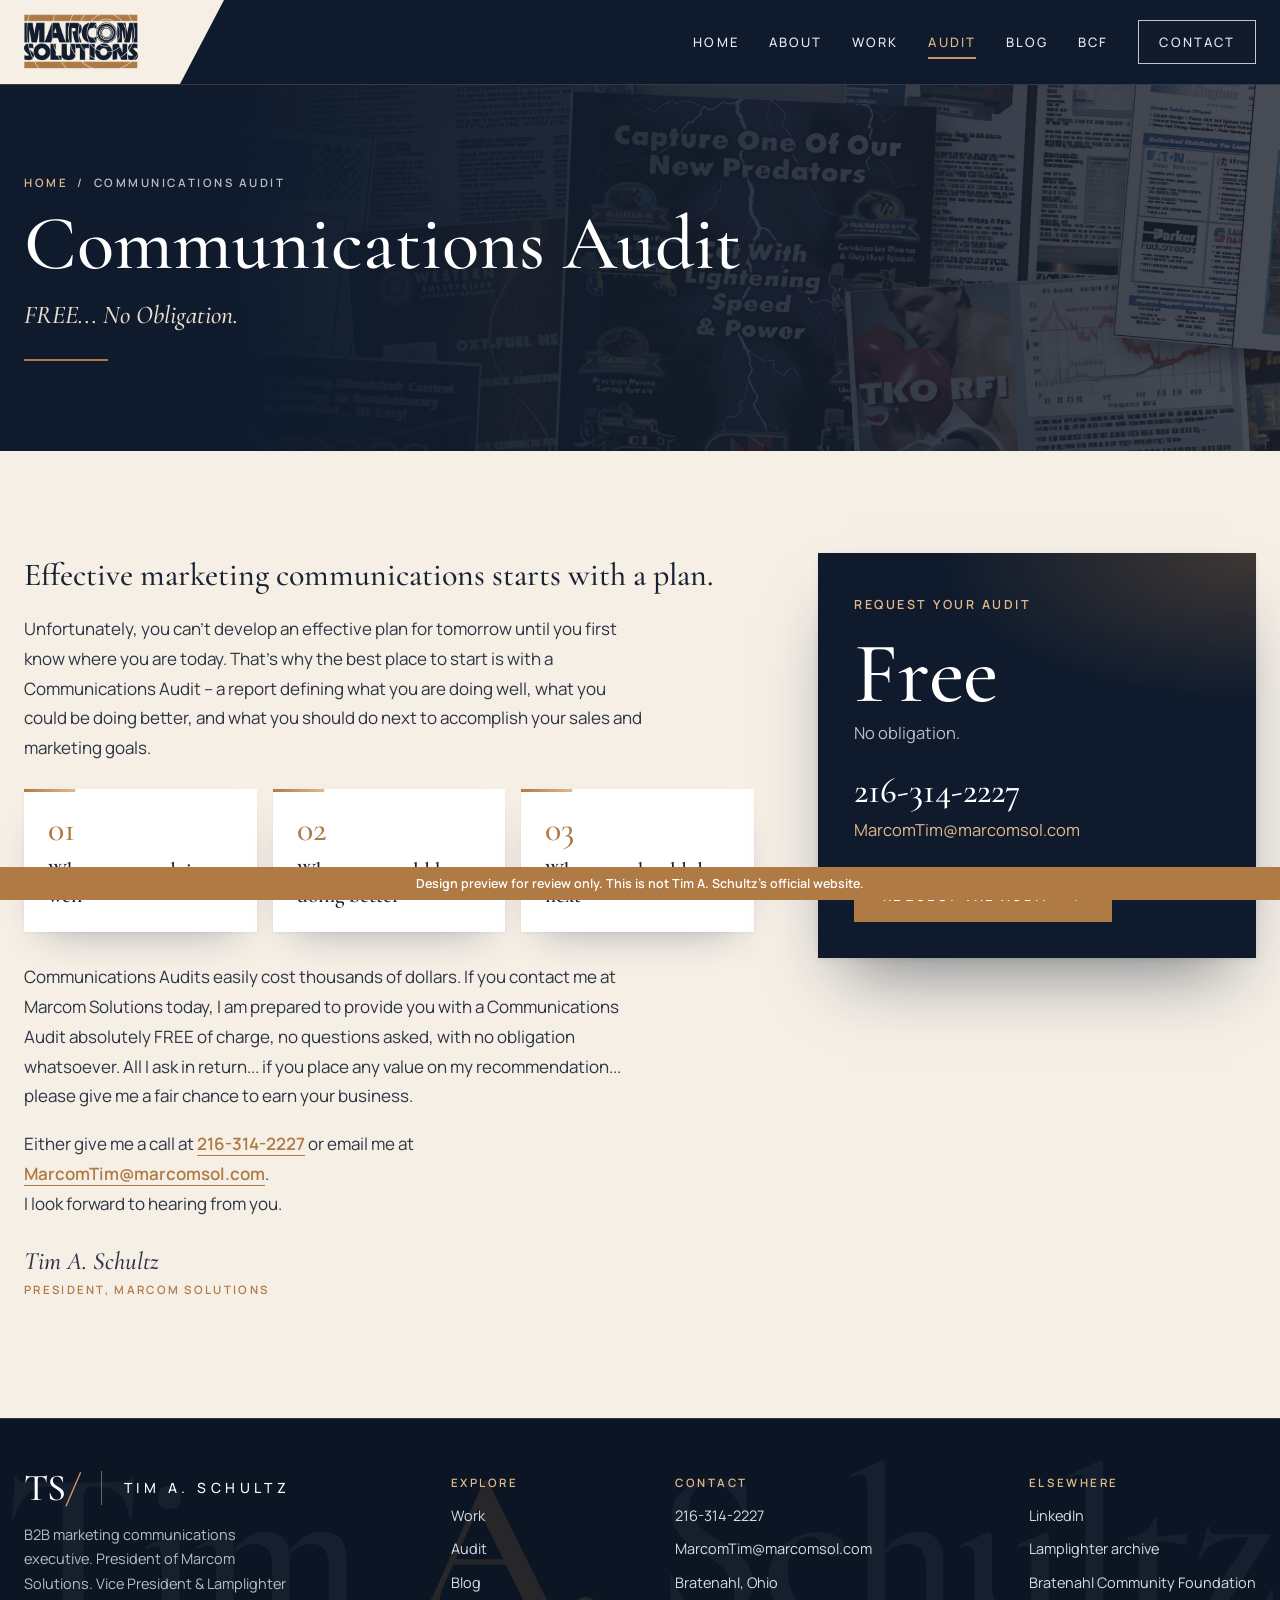
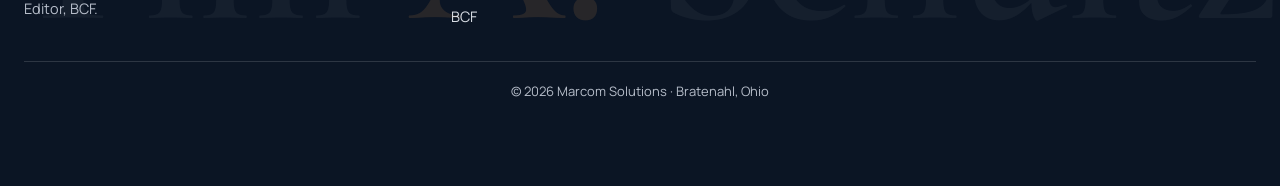
<file: audit.html>
<!DOCTYPE html>
<html lang="en"><head><meta charset="utf-8"><meta name="viewport" content="width=device-width, initial-scale=1, viewport-fit=cover">
<meta name="claude:viewport-fit-sides" content="cover">
<title>Communications Audit · Tim Schultz Marcom Solutions</title><meta name="description" content="Tim A. Schultz: B2B marketing communications executive, President of Marcom Solutions, and Vice President &amp; Lamplighter Editor of the Bratenahl Community Foundation, Bratenahl, Ohio.">
<!-- DRAFT: remove the next line at launch so Google can list the site -->
<meta name="robots" content="noindex,nofollow">
<meta property="og:type" content="profile"><meta property="og:title" content="Tim A. Schultz"><meta property="og:description" content="Tim A. Schultz: B2B marketing communications executive, President of Marcom Solutions, and Vice President &amp; Lamplighter Editor of the Bratenahl Community Foundation, Bratenahl, Ohio."><meta name="theme-color" content="#0f1b2d">
<link rel="icon" href="assets/favicon.svg" type="image/svg+xml"><link rel="preload" href="assets/fonts/cormorant-garamond-latin-500-normal.woff2" as="font" type="font/woff2" crossorigin>
<link rel="stylesheet" href="assets/style.css"><script>document.documentElement.className+=' js'</script></head>
<body class="is-preview">
<a class="skip" href="#main">Skip to content</a>
<header class="hd" id="hd"><div class="wrap"><a class="brand" href="index.html" aria-label="Tim A. Schultz, home"><img class="mlogo" src="assets/img/marcom-logo-nc.png" alt="Marcom Solutions" width="346" height="170"></a>
<nav class="nav" aria-label="Main"><a href="index.html">Home</a><a href="about.html">About</a><a href="work.html">Work</a><a href="audit.html" class="on" aria-current="page">Audit</a><a href="blog.html">Blog</a><a href="bcf.html">BCF</a><a href="contact.html" class="box">Contact</a></nav><button class="mb" id="mb" type="button" aria-label="Menu" aria-expanded="false" aria-controls="mnav"><span></span><span></span></button></div><span class="prog" aria-hidden="true"></span></header>
<div class="mnav" id="mnav"><nav aria-label="Mobile"><a href="index.html">Home</a><a href="about.html">About</a><a href="work.html">Work</a><a href="audit.html" class=on>Audit</a><a href="blog.html">Blog</a><a href="bcf.html">BCF</a><a href="contact.html">Contact</a></nav><p>216-314-2227<br>MarcomTim@marcomsol.com</p></div>
<main id="main">
<section class="phead"><div class="sky"><img src="assets/img/strip-marcom.jpg" alt="" width="2400" height="1000"></div><div class="wrap">
<div class="crumb"><a href="index.html">Home</a> &nbsp;/&nbsp; Communications Audit</div><h1>Communications Audit</h1><p>FREE... No Obligation.</p><div class="rule"></div></div></section>
<section class="sec cream"><div class="wrap"><div class="aud">
<div class="letter rv"><p class="biglead">Effective marketing communications starts with a plan.</p>
<p>Unfortunately, you can't develop an effective plan for tomorrow until you first know where you are today. That's why the best place to start is with a Communications Audit – a report defining what you are doing well, what you could be doing better, and what you should do next to accomplish your sales and marketing goals.</p>
<div class="three3"><div class="way"><span class="n">01</span><h3>What you are doing well</h3></div>
<div class="way"><span class="n">02</span><h3>What you could be doing better</h3></div>
<div class="way"><span class="n">03</span><h3>What you should do next</h3></div></div>
<p>Communications Audits easily cost thousands of dollars. If you contact me at Marcom Solutions today, I am prepared to provide you with a Communications Audit absolutely FREE of charge, no questions asked, with no obligation whatsoever. All I ask in return... if you place any value on my recommendation... please give me a fair chance to earn your business.</p>
<p>Either give me a call at <a href="tel:+12163142227">216-314-2227</a> or email me at <a href="mailto:MarcomTim@marcomsol.com">MarcomTim@marcomsol.com</a>.<br>I look forward to hearing from you.</p>
<p class="sign">Tim A. Schultz<span>President, Marcom Solutions</span></p></div>
<aside class="req rv" style="--d:.1s"><span class="caps">Request your audit</span><div class="price">Free</div><p>No obligation.</p>
<a class="phone2" href="tel:+12163142227">216-314-2227</a><a class="mail2" href="mailto:MarcomTim@marcomsol.com">MarcomTim@marcomsol.com</a><a class="btn cu" href="contact.html#audit">Request the audit<svg viewBox="0 0 24 24" aria-hidden="true"><path d="M4 12h15M14 6l6 6-6 6"/></svg></a></aside>
</div></div></section>
</main>
<footer class="foot"><div class="wrap"><div class="top">
<div><a class="brand" href="index.html"><span class="mono">TS<span class="sl">/</span></span><span class="bar"></span><span class="nm">Tim A. Schultz</span></a><p>B2B marketing communications executive. President of Marcom Solutions. Vice President &amp; Lamplighter Editor, BCF.</p></div>
<div><h4>Explore</h4><ul><li><a href="work.html">Work</a></li><li><a href="audit.html">Audit</a></li><li><a href="blog.html">Blog</a></li><li><a href="bcf.html">BCF</a></li></ul></div>
<div><h4>Contact</h4><ul><li><a href="tel:+12163142227">216-314-2227</a></li><li><a href="mailto:MarcomTim@marcomsol.com">MarcomTim@marcomsol.com</a></li><li>Bratenahl, Ohio</li></ul></div>
<div><h4>Elsewhere</h4><ul><li><a href="https://www.linkedin.com/in/timaschultz/" target="_blank" rel="noopener">LinkedIn</a></li><li><a href="https://bratenahlcf.org/lamplight-magazine/" target="_blank" rel="noopener">Lamplighter archive</a></li><li><a href="https://bratenahlcf.org/" target="_blank" rel="noopener">Bratenahl Community Foundation</a></li></ul></div>
<span class="fname" aria-hidden="true">Tim <em>A.</em> Schultz</span></div><div class="bot"><span>© <span data-year>2026</span> Marcom Solutions · Bratenahl, Ohio</span></div></div></footer>
<button class="totop" id="totop" type="button" aria-label="Back to top"><svg viewBox="0 0 24 24" aria-hidden="true"><path d="M12 19V5M6 11l6-6 6 6"/></svg></button>
<div class="preview-bar" role="note">Design preview for review only. This is not Tim A. Schultz’s official website.</div>
<script src="assets/site.js" defer></script>
</body></html>
</file>
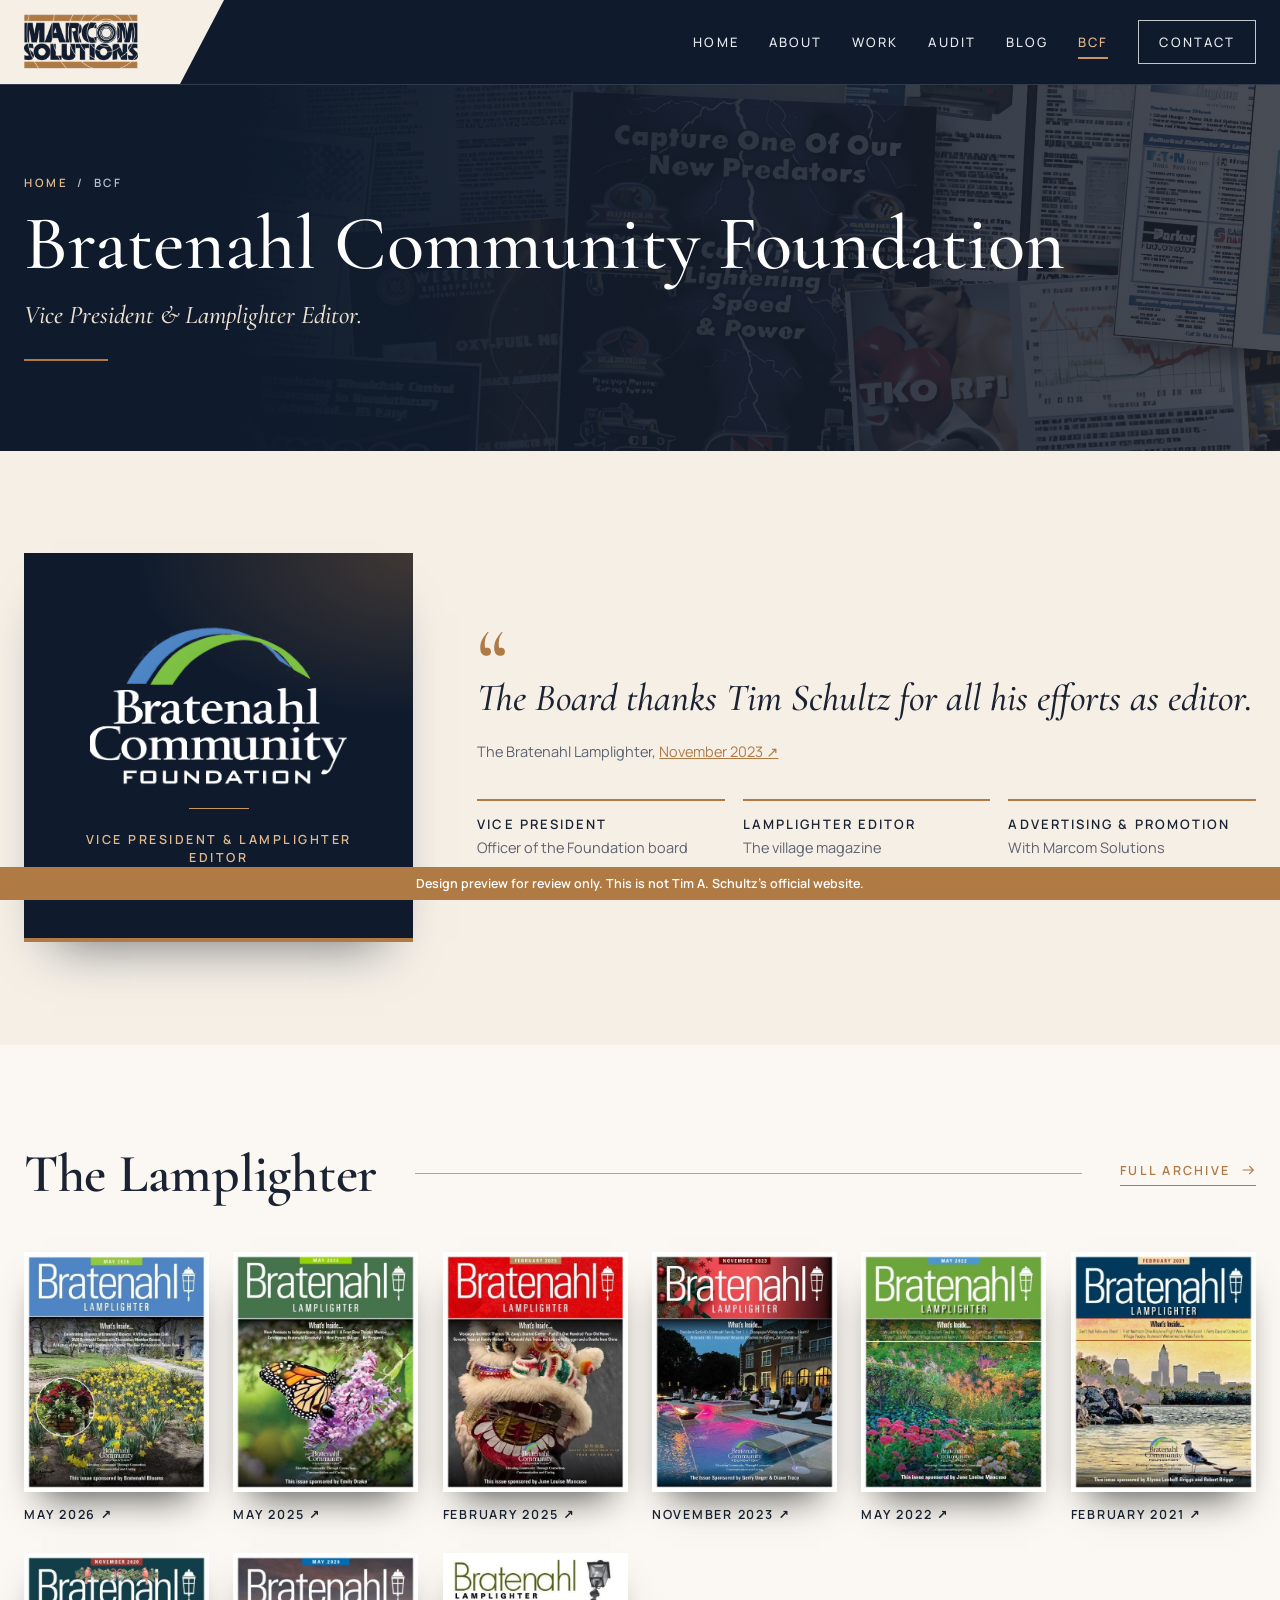
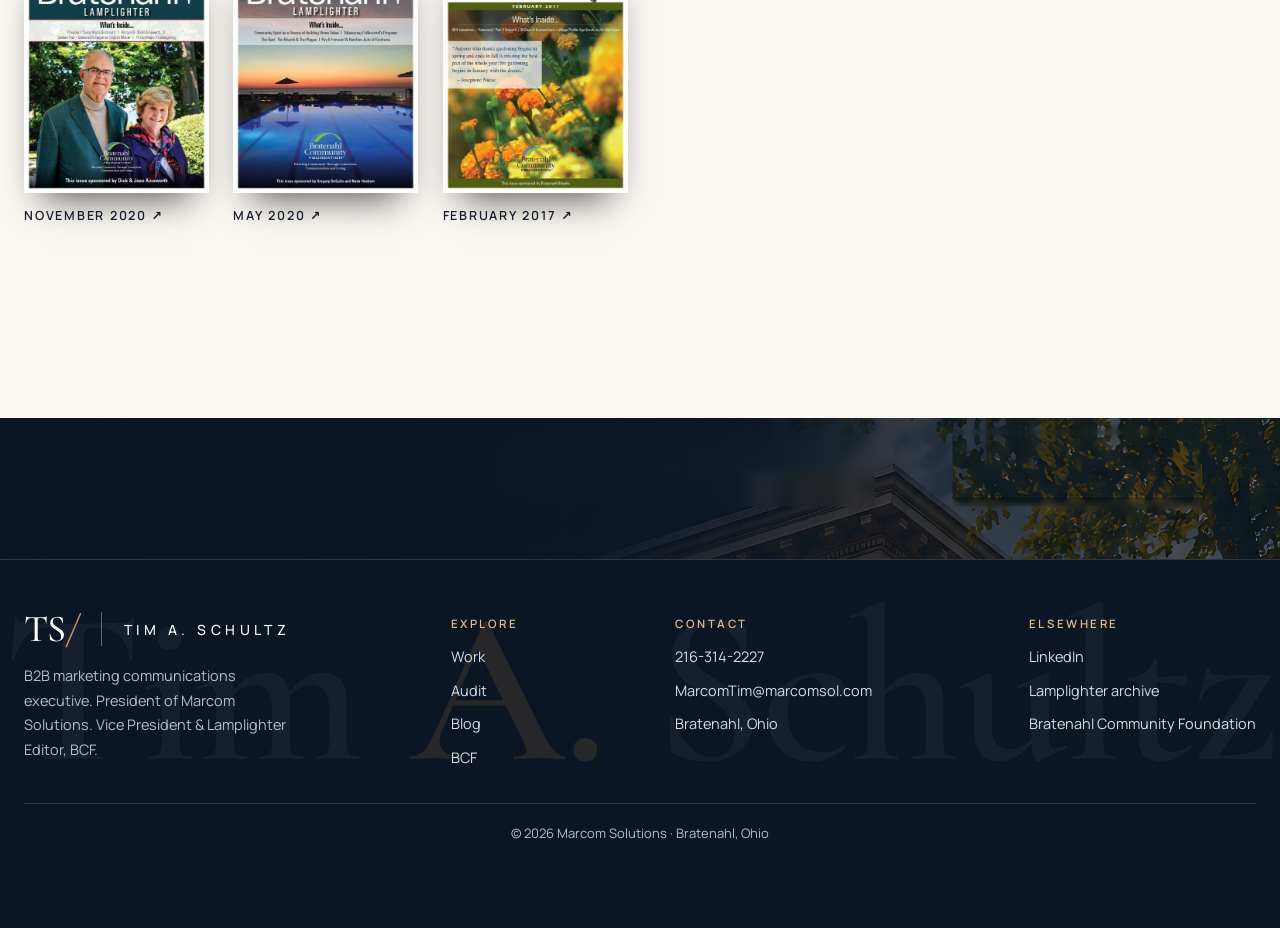
<file: bcf.html>
<!DOCTYPE html>
<html lang="en"><head><meta charset="utf-8"><meta name="viewport" content="width=device-width, initial-scale=1, viewport-fit=cover">
<meta name="claude:viewport-fit-sides" content="cover">
<title>BCF · Tim Schultz Marcom Solutions</title><meta name="description" content="Tim A. Schultz: B2B marketing communications executive, President of Marcom Solutions, and Vice President &amp; Lamplighter Editor of the Bratenahl Community Foundation, Bratenahl, Ohio.">
<!-- DRAFT: remove the next line at launch so Google can list the site -->
<meta name="robots" content="noindex,nofollow">
<meta property="og:type" content="profile"><meta property="og:title" content="Tim A. Schultz"><meta property="og:description" content="Tim A. Schultz: B2B marketing communications executive, President of Marcom Solutions, and Vice President &amp; Lamplighter Editor of the Bratenahl Community Foundation, Bratenahl, Ohio."><meta name="theme-color" content="#0f1b2d">
<link rel="icon" href="assets/favicon.svg" type="image/svg+xml"><link rel="preload" href="assets/fonts/cormorant-garamond-latin-500-normal.woff2" as="font" type="font/woff2" crossorigin>
<link rel="stylesheet" href="assets/style.css"><script>document.documentElement.className+=' js'</script></head>
<body class="is-preview">
<a class="skip" href="#main">Skip to content</a>
<header class="hd" id="hd"><div class="wrap"><a class="brand" href="index.html" aria-label="Tim A. Schultz, home"><img class="mlogo" src="assets/img/marcom-logo-nc.png" alt="Marcom Solutions" width="346" height="170"></a>
<nav class="nav" aria-label="Main"><a href="index.html">Home</a><a href="about.html">About</a><a href="work.html">Work</a><a href="audit.html">Audit</a><a href="blog.html">Blog</a><a href="bcf.html" class="on" aria-current="page">BCF</a><a href="contact.html" class="box">Contact</a></nav><button class="mb" id="mb" type="button" aria-label="Menu" aria-expanded="false" aria-controls="mnav"><span></span><span></span></button></div><span class="prog" aria-hidden="true"></span></header>
<div class="mnav" id="mnav"><nav aria-label="Mobile"><a href="index.html">Home</a><a href="about.html">About</a><a href="work.html">Work</a><a href="audit.html">Audit</a><a href="blog.html">Blog</a><a href="bcf.html" class=on>BCF</a><a href="contact.html">Contact</a></nav><p>216-314-2227<br>MarcomTim@marcomsol.com</p></div>
<main id="main">
<section class="phead"><div class="sky"><img src="assets/img/strip-marcom.jpg" alt="" width="2400" height="1000"></div><div class="wrap">
<div class="crumb"><a href="index.html">Home</a> &nbsp;/&nbsp; BCF</div><h1>Bratenahl Community Foundation</h1><p>Vice President &amp; Lamplighter Editor.</p><div class="rule"></div></div></section>
<section class="sec cream"><div class="wrap"><div class="bcf">
<div class="bcfpanel rv"><img src="assets/img/bcf-logo-white.png" alt="Bratenahl Community Foundation logo" width="1186" height="743" loading="lazy"><i aria-hidden="true"></i><span class="caps">Vice President &amp; Lamplighter Editor</span></div>
<div class="rv" style="--d:.08s"><figure class="quote"><blockquote>The Board thanks Tim Schultz for all his efforts as editor.</blockquote><figcaption>The Bratenahl Lamplighter, <a href="https://bratenahlcf.org/wp-content/uploads/2023/11/BRAT-NOV-2023.pdf" target="_blank" rel="noopener">November 2023 ↗</a></figcaption></figure>
<div class="broles"><div><b>Vice President</b><span>Officer of the Foundation board</span></div><div><b>Lamplighter Editor</b><span>The village magazine</span></div><div><b>Advertising &amp; Promotion</b><span>With Marcom Solutions</span></div></div></div>
</div></div></section>
<section class="sec paper"><div class="wrap"><div class="shead rv"><h2>The Lamplighter</h2><span class="ln"></span><a class="tl-link" href="https://bratenahlcf.org/lamplight-magazine/" target="_blank" rel="noopener">Full archive<svg viewBox="0 0 24 24" aria-hidden="true"><path d="M4 12h15M14 6l6 6-6 6"/></svg></a></div>
<div class="issues"><a class="iss rv" style="--d:0.00s" href="https://bratenahlcf.org/wp-content/uploads/2026/04/BRAT-MAY26.pdf" target="_blank" rel="noopener" aria-label="The Bratenahl Lamplighter, May 2026 (PDF)"><span class="mag cover"><img src="assets/img/lamp/may26.jpg" alt="The Bratenahl Lamplighter, May 2026 cover" width="478" height="619" loading="lazy"></span><span class="ic2">May 2026 ↗</span></a><a class="iss rv" style="--d:0.06s" href="https://bratenahlcf.org/wp-content/uploads/2025/05/BRAT-MAY-25.pdf" target="_blank" rel="noopener" aria-label="The Bratenahl Lamplighter, May 2025 (PDF)"><span class="mag cover"><img src="assets/img/lamp/may25.jpg" alt="The Bratenahl Lamplighter, May 2025 cover" width="478" height="619" loading="lazy"></span><span class="ic2">May 2025 ↗</span></a><a class="iss rv" style="--d:0.12s" href="https://bratenahlcf.org/wp-content/uploads/2025/02/BRAT-FEB-25.pdf" target="_blank" rel="noopener" aria-label="The Bratenahl Lamplighter, February 2025 (PDF)"><span class="mag cover"><img src="assets/img/lamp/feb25.jpg" alt="The Bratenahl Lamplighter, February 2025 cover" width="478" height="619" loading="lazy"></span><span class="ic2">February 2025 ↗</span></a><a class="iss rv" style="--d:0.18s" href="https://bratenahlcf.org/wp-content/uploads/2023/11/BRAT-NOV-2023.pdf" target="_blank" rel="noopener" aria-label="The Bratenahl Lamplighter, November 2023 (PDF)"><span class="mag cover"><img src="assets/img/lamp/nov23.jpg" alt="The Bratenahl Lamplighter, November 2023 cover" width="478" height="619" loading="lazy"></span><span class="ic2">November 2023 ↗</span></a><a class="iss rv" style="--d:0.24s" href="https://bratenahlcf.org/wp-content/uploads/2022/05/BRAT-MAY-2022-A.pdf" target="_blank" rel="noopener" aria-label="The Bratenahl Lamplighter, May 2022 (PDF)"><span class="mag cover"><img src="assets/img/lamp/may22.jpg" alt="The Bratenahl Lamplighter, May 2022 cover" width="478" height="619" loading="lazy"></span><span class="ic2">May 2022 ↗</span></a><a class="iss rv" style="--d:0.00s" href="https://www.bratenahlcf.org/wp-content/uploads/2021/02/bratenahl_feb_2021.pdf" target="_blank" rel="noopener" aria-label="The Bratenahl Lamplighter, February 2021 (PDF)"><span class="mag cover"><img src="assets/img/lamp/feb21.jpg" alt="The Bratenahl Lamplighter, February 2021 cover" width="478" height="619" loading="lazy"></span><span class="ic2">February 2021 ↗</span></a><a class="iss rv" style="--d:0.06s" href="https://bratenahlcf.org/wp-content/uploads/2020/11/november-2020.pdf" target="_blank" rel="noopener" aria-label="The Bratenahl Lamplighter, November 2020 (PDF)"><span class="mag cover"><img src="assets/img/lamp/nov20.jpg" alt="The Bratenahl Lamplighter, November 2020 cover" width="478" height="619" loading="lazy"></span><span class="ic2">November 2020 ↗</span></a><a class="iss rv" style="--d:0.12s" href="https://www.bratenahlcf.org/wp-content/uploads/2020/09/may2020-1.pdf" target="_blank" rel="noopener" aria-label="The Bratenahl Lamplighter, May 2020 (PDF)"><span class="mag cover"><img src="assets/img/lamp/may20.jpg" alt="The Bratenahl Lamplighter, May 2020 cover" width="478" height="619" loading="lazy"></span><span class="ic2">May 2020 ↗</span></a><a class="iss rv" style="--d:0.18s" href="https://www.bratenahlcf.org/wp-content/uploads/2020/09/feb2017.pdf" target="_blank" rel="noopener" aria-label="The Bratenahl Lamplighter, February 2017 (PDF)"><span class="mag cover"><img src="assets/img/lamp/feb17.jpg" alt="The Bratenahl Lamplighter, February 2017 cover" width="478" height="619" loading="lazy"></span><span class="ic2">February 2017 ↗</span></a></div>
<div class="btnrow rv"><a class="btn on" href="https://bratenahlcf.org/" target="_blank" rel="noopener">Visit the Foundation<svg viewBox="0 0 24 24" aria-hidden="true"><path d="M4 12h15M14 6l6 6-6 6"/></svg></a><a class="btn cu" href="mailto:bcflamplighter@gmail.com">Write to the editor<svg viewBox="0 0 24 24" aria-hidden="true"><path d="M4 12h15M14 6l6 6-6 6"/></svg></a></div>
</div></section>
<section class="connect"><img class="bg" src="assets/img/connect-photo.jpg" alt=""><div class="wrap rv"><h2>Let’s Connect</h2><span class="vl"></span>
<p>For project inquiries, a free Communications Audit, or the Lamplighter.</p><a class="btn cu" href="contact.html">Contact Tim<svg viewBox="0 0 24 24" aria-hidden="true"><path d="M4 12h15M14 6l6 6-6 6"/></svg></a></div></section>
</main>
<footer class="foot"><div class="wrap"><div class="top">
<div><a class="brand" href="index.html"><span class="mono">TS<span class="sl">/</span></span><span class="bar"></span><span class="nm">Tim A. Schultz</span></a><p>B2B marketing communications executive. President of Marcom Solutions. Vice President &amp; Lamplighter Editor, BCF.</p></div>
<div><h4>Explore</h4><ul><li><a href="work.html">Work</a></li><li><a href="audit.html">Audit</a></li><li><a href="blog.html">Blog</a></li><li><a href="bcf.html">BCF</a></li></ul></div>
<div><h4>Contact</h4><ul><li><a href="tel:+12163142227">216-314-2227</a></li><li><a href="mailto:MarcomTim@marcomsol.com">MarcomTim@marcomsol.com</a></li><li>Bratenahl, Ohio</li></ul></div>
<div><h4>Elsewhere</h4><ul><li><a href="https://www.linkedin.com/in/timaschultz/" target="_blank" rel="noopener">LinkedIn</a></li><li><a href="https://bratenahlcf.org/lamplight-magazine/" target="_blank" rel="noopener">Lamplighter archive</a></li><li><a href="https://bratenahlcf.org/" target="_blank" rel="noopener">Bratenahl Community Foundation</a></li></ul></div>
<span class="fname" aria-hidden="true">Tim <em>A.</em> Schultz</span></div><div class="bot"><span>© <span data-year>2026</span> Marcom Solutions · Bratenahl, Ohio</span></div></div></footer>
<button class="totop" id="totop" type="button" aria-label="Back to top"><svg viewBox="0 0 24 24" aria-hidden="true"><path d="M12 19V5M6 11l6-6 6 6"/></svg></button>
<div class="preview-bar" role="note">Design preview for review only. This is not Tim A. Schultz’s official website.</div>
<script src="assets/site.js" defer></script>
</body></html>
</file>
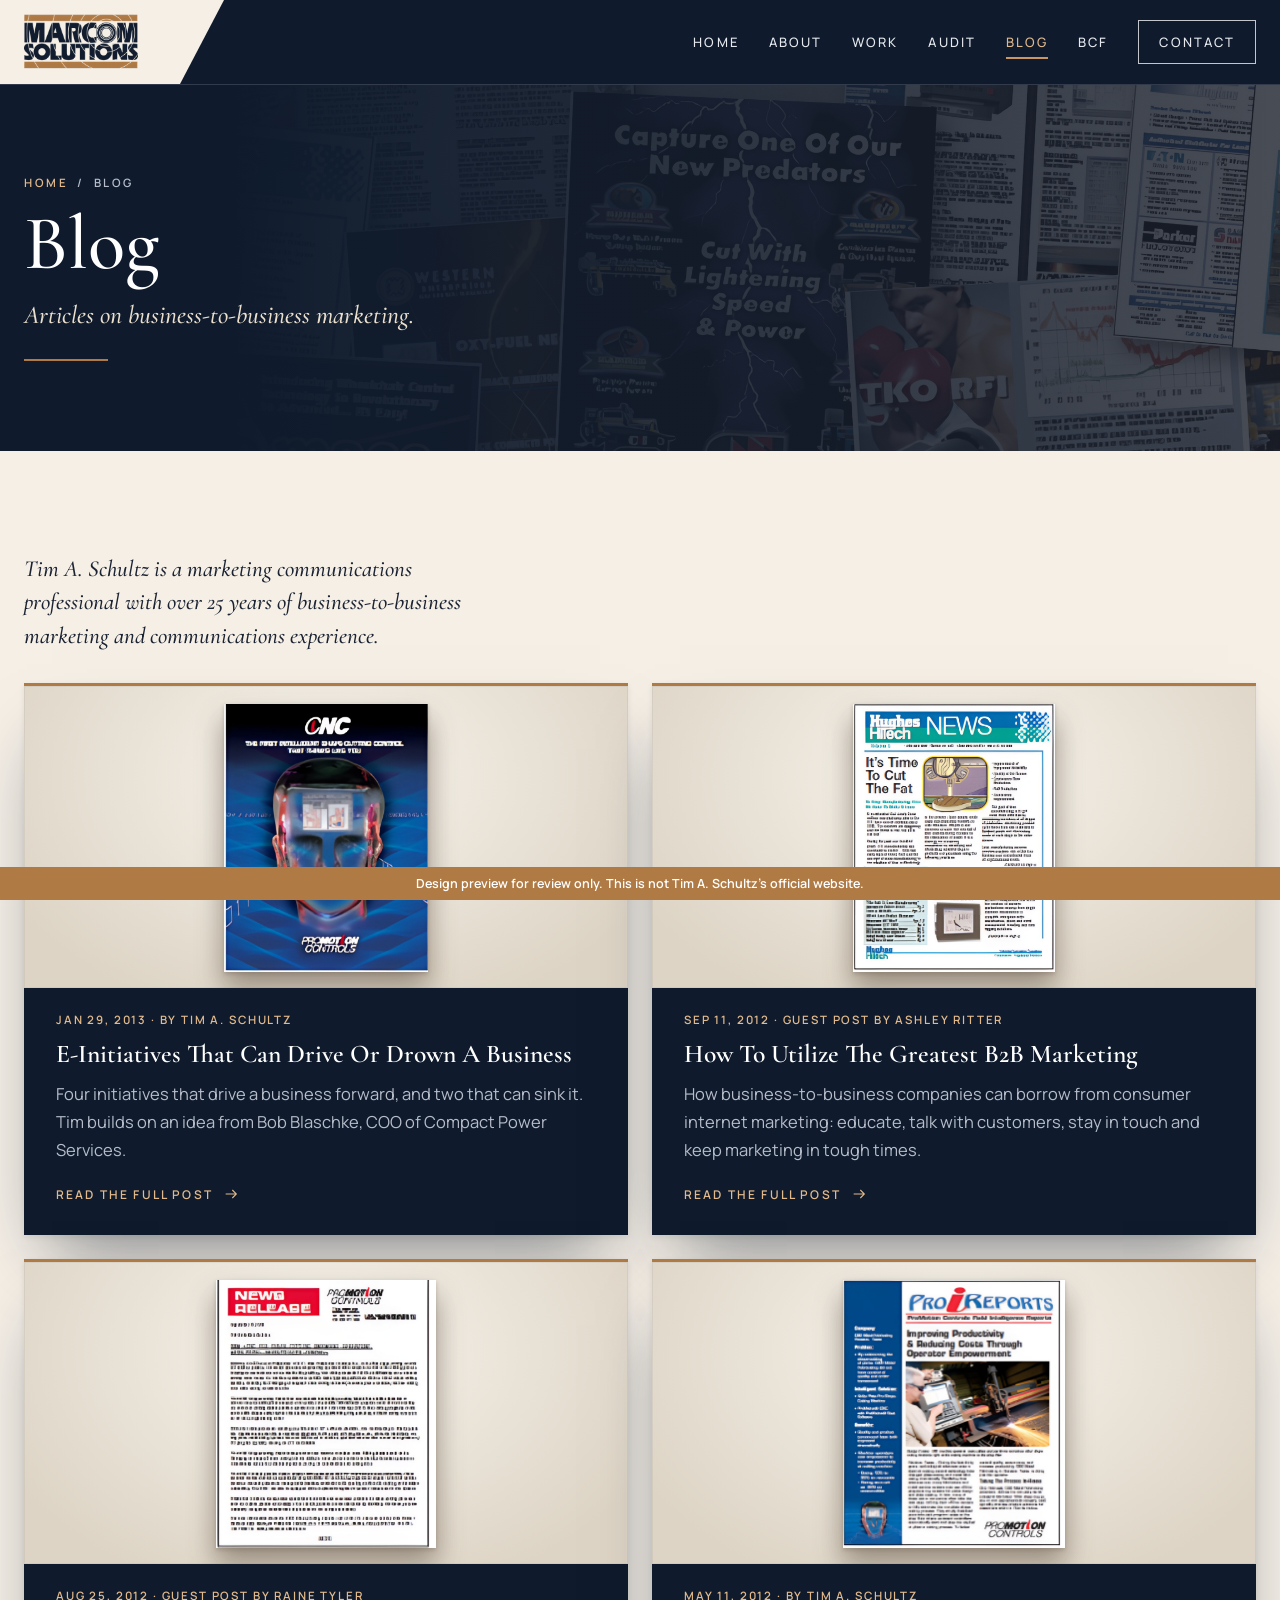
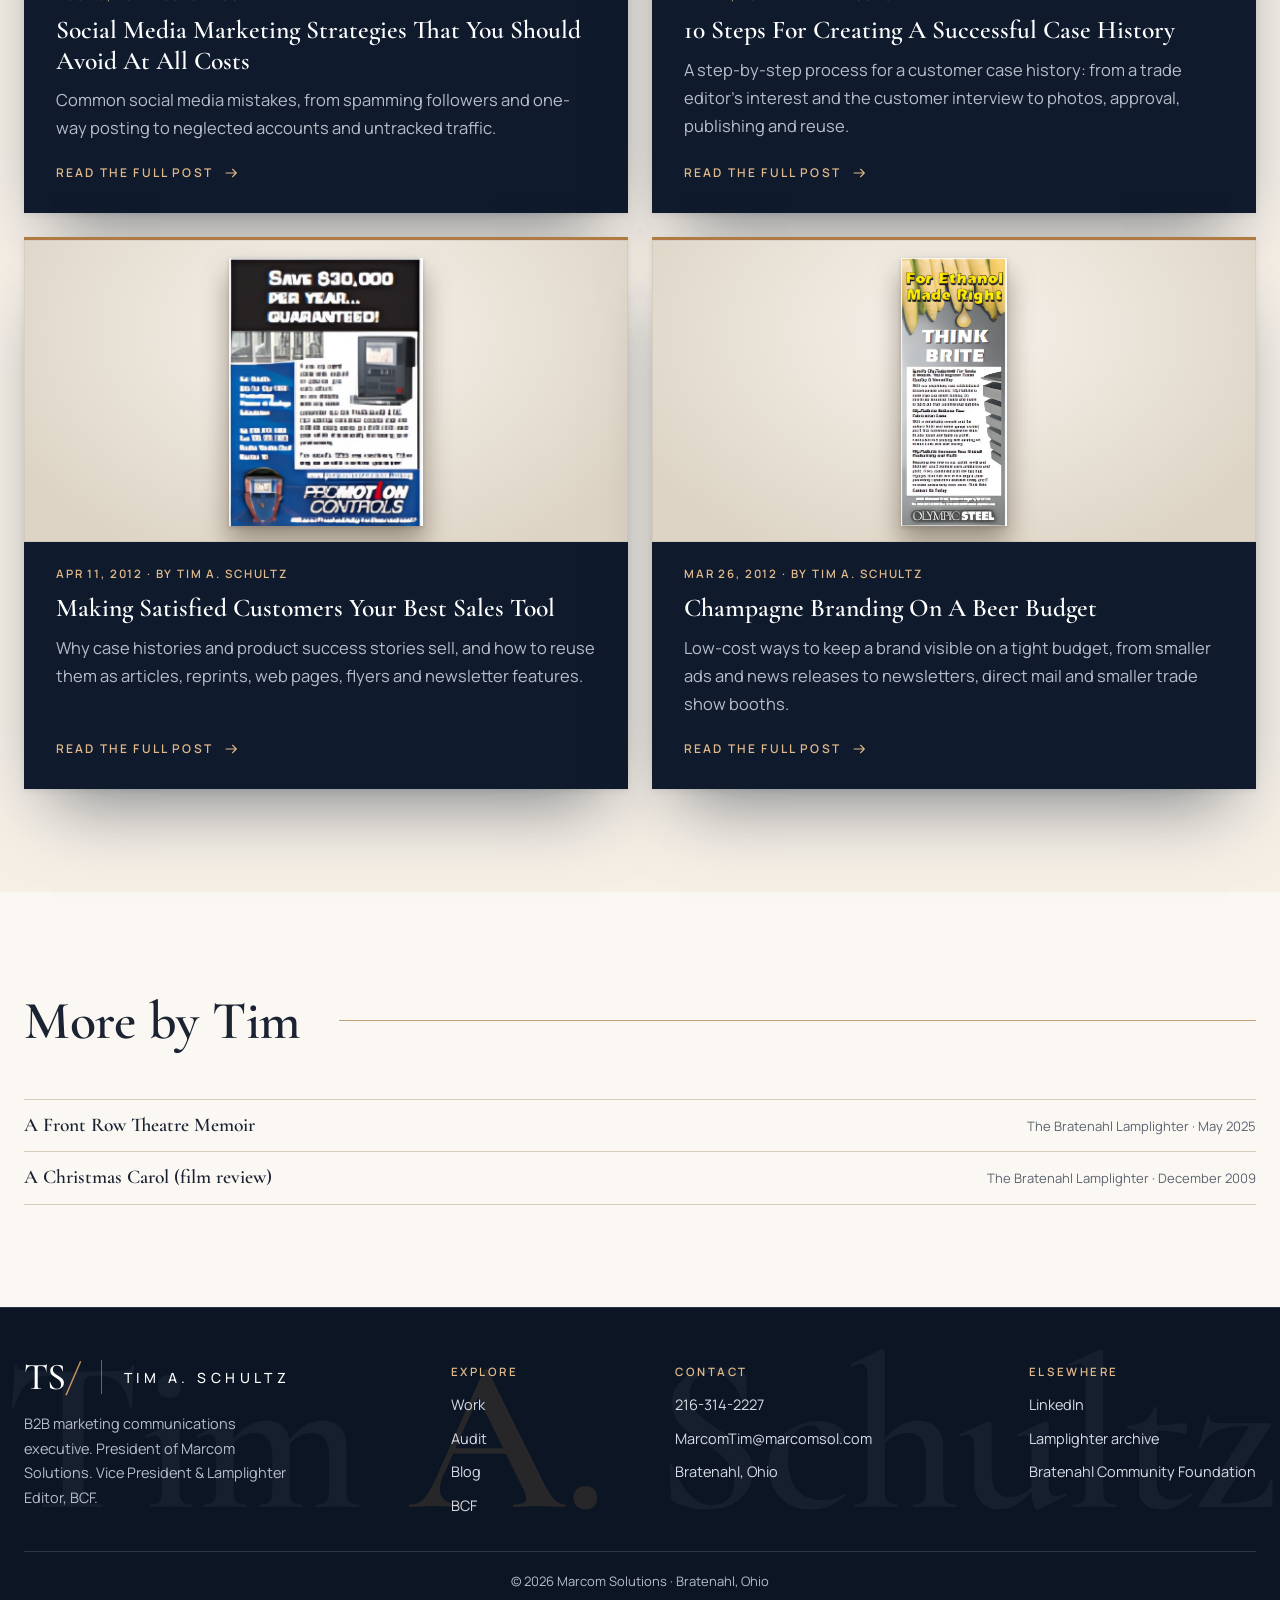
<file: blog.html>
<!DOCTYPE html>
<html lang="en"><head><meta charset="utf-8"><meta name="viewport" content="width=device-width, initial-scale=1, viewport-fit=cover">
<meta name="claude:viewport-fit-sides" content="cover">
<title>Blog · Tim Schultz Marcom Solutions</title><meta name="description" content="Tim A. Schultz: B2B marketing communications executive, President of Marcom Solutions, and Vice President &amp; Lamplighter Editor of the Bratenahl Community Foundation, Bratenahl, Ohio.">
<!-- DRAFT: remove the next line at launch so Google can list the site -->
<meta name="robots" content="noindex,nofollow">
<meta property="og:type" content="profile"><meta property="og:title" content="Tim A. Schultz"><meta property="og:description" content="Tim A. Schultz: B2B marketing communications executive, President of Marcom Solutions, and Vice President &amp; Lamplighter Editor of the Bratenahl Community Foundation, Bratenahl, Ohio."><meta name="theme-color" content="#0f1b2d">
<link rel="icon" href="assets/favicon.svg" type="image/svg+xml"><link rel="preload" href="assets/fonts/cormorant-garamond-latin-500-normal.woff2" as="font" type="font/woff2" crossorigin>
<link rel="stylesheet" href="assets/style.css"><script>document.documentElement.className+=' js'</script></head>
<body class="is-preview">
<a class="skip" href="#main">Skip to content</a>
<header class="hd" id="hd"><div class="wrap"><a class="brand" href="index.html" aria-label="Tim A. Schultz, home"><img class="mlogo" src="assets/img/marcom-logo-nc.png" alt="Marcom Solutions" width="346" height="170"></a>
<nav class="nav" aria-label="Main"><a href="index.html">Home</a><a href="about.html">About</a><a href="work.html">Work</a><a href="audit.html">Audit</a><a href="blog.html" class="on" aria-current="page">Blog</a><a href="bcf.html">BCF</a><a href="contact.html" class="box">Contact</a></nav><button class="mb" id="mb" type="button" aria-label="Menu" aria-expanded="false" aria-controls="mnav"><span></span><span></span></button></div><span class="prog" aria-hidden="true"></span></header>
<div class="mnav" id="mnav"><nav aria-label="Mobile"><a href="index.html">Home</a><a href="about.html">About</a><a href="work.html">Work</a><a href="audit.html">Audit</a><a href="blog.html" class=on>Blog</a><a href="bcf.html">BCF</a><a href="contact.html">Contact</a></nav><p>216-314-2227<br>MarcomTim@marcomsol.com</p></div>
<main id="main">
<section class="phead"><div class="sky"><img src="assets/img/strip-marcom.jpg" alt="" width="2400" height="1000"></div><div class="wrap">
<div class="crumb"><a href="index.html">Home</a> &nbsp;/&nbsp; Blog</div><h1>Blog</h1><p>Articles on business-to-business marketing.</p><div class="rule"></div></div></section>
<section class="sec cream"><div class="wrap"><p class="blogintro rv">Tim A. Schultz is a marketing communications professional with over 25 years of business-to-business marketing and communications experience.</p><div class="posts"><a class="post rv" data-tilt style="--d:0.00s" href="post-e-initiatives.html"><figure class="pimg"><span class="plate"><img src="assets/work/cnc-cover.jpg" alt="CNC — The First Intelligent Shape-Cutting Control, brochure cover by Tim A. Schultz" loading="lazy"></span></figure><span class="meta">Jan 29, 2013 · By Tim A. Schultz</span><h3>E-Initiatives That Can Drive Or Drown A Business</h3><p>Four initiatives that drive a business forward, and two that can sink it. Tim builds on an idea from Bob Blaschke, COO of Compact Power Services.</p><span class="more">Read the full post<svg viewBox="0 0 24 24" aria-hidden="true"><path d="M4 12h15M14 6l6 6-6 6"/></svg></span></a><a class="post rv" data-tilt style="--d:0.08s" href="post-greatest-b2b-marketing.html"><figure class="pimg"><span class="plate"><img src="assets/work/newsletter.jpg" alt="Customer newsletter, newsletter by Tim A. Schultz" loading="lazy"></span></figure><span class="meta">Sep 11, 2012 · Guest post by Ashley Ritter</span><h3>How To Utilize The Greatest B2B Marketing</h3><p>How business-to-business companies can borrow from consumer internet marketing: educate, talk with customers, stay in touch and keep marketing in tough times.</p><span class="more">Read the full post<svg viewBox="0 0 24 24" aria-hidden="true"><path d="M4 12h15M14 6l6 6-6 6"/></svg></span></a><a class="post rv" data-tilt style="--d:0.00s" href="post-social-media-mistakes.html"><figure class="pimg"><span class="plate"><img src="assets/work/news-release.jpg" alt="News release, publicity by Tim A. Schultz" loading="lazy"></span></figure><span class="meta">Aug 25, 2012 · Guest post by Raine Tyler</span><h3>Social Media Marketing Strategies That You Should Avoid At All Costs</h3><p>Common social media mistakes, from spamming followers and one-way posting to neglected accounts and untracked traffic.</p><span class="more">Read the full post<svg viewBox="0 0 24 24" aria-hidden="true"><path d="M4 12h15M14 6l6 6-6 6"/></svg></span></a><a class="post rv" data-tilt style="--d:0.08s" href="post-case-history-10-steps.html"><figure class="pimg"><span class="plate"><img src="assets/work/proreports.jpg" alt="ProReports: Improving Productivity, case history by Tim A. Schultz" loading="lazy"></span></figure><span class="meta">May 11, 2012 · By Tim A. Schultz</span><h3>10 Steps For Creating A Successful Case History</h3><p>A step-by-step process for a customer case history: from a trade editor’s interest and the customer interview to photos, approval, publishing and reuse.</p><span class="more">Read the full post<svg viewBox="0 0 24 24" aria-hidden="true"><path d="M4 12h15M14 6l6 6-6 6"/></svg></span></a><a class="post rv" data-tilt style="--d:0.00s" href="post-satisfied-customers.html"><figure class="pimg"><span class="plate"><img src="assets/work/save-30000.jpg" alt="Save $30,000 Per Year, trade ad by Tim A. Schultz" loading="lazy"></span></figure><span class="meta">Apr 11, 2012 · By Tim A. Schultz</span><h3>Making Satisfied Customers Your Best Sales Tool</h3><p>Why case histories and product success stories sell, and how to reuse them as articles, reprints, web pages, flyers and newsletter features.</p><span class="more">Read the full post<svg viewBox="0 0 24 24" aria-hidden="true"><path d="M4 12h15M14 6l6 6-6 6"/></svg></span></a><a class="post rv" data-tilt style="--d:0.08s" href="post-champagne-branding.html"><figure class="pimg"><span class="plate"><img src="assets/work/think-brite.jpg" alt="Think Brite, trade ad by Tim A. Schultz" loading="lazy"></span></figure><span class="meta">Mar 26, 2012 · By Tim A. Schultz</span><h3>Champagne Branding On A Beer Budget</h3><p>Low-cost ways to keep a brand visible on a tight budget, from smaller ads and news releases to newsletters, direct mail and smaller trade show booths.</p><span class="more">Read the full post<svg viewBox="0 0 24 24" aria-hidden="true"><path d="M4 12h15M14 6l6 6-6 6"/></svg></span></a></div></div></section>
<section class="sec paper"><div class="wrap"><div class="shead rv"><h2>More by Tim</h2><span class="ln"></span></div>
<div class="wlist rv"><a href="https://bratenahlcf.org/wp-content/uploads/2025/05/BRAT-MAY-25.pdf" target="_blank" rel="noopener"><b>A Front Row Theatre Memoir</b><span>The Bratenahl Lamplighter · May 2025</span></a>
<a href="https://www.bratenahlcf.org/wp-content/uploads/2020/09/dec2009.pdf" target="_blank" rel="noopener"><b>A Christmas Carol (film review)</b><span>The Bratenahl Lamplighter · December 2009</span></a></div></div></section>
</main>
<footer class="foot"><div class="wrap"><div class="top">
<div><a class="brand" href="index.html"><span class="mono">TS<span class="sl">/</span></span><span class="bar"></span><span class="nm">Tim A. Schultz</span></a><p>B2B marketing communications executive. President of Marcom Solutions. Vice President &amp; Lamplighter Editor, BCF.</p></div>
<div><h4>Explore</h4><ul><li><a href="work.html">Work</a></li><li><a href="audit.html">Audit</a></li><li><a href="blog.html">Blog</a></li><li><a href="bcf.html">BCF</a></li></ul></div>
<div><h4>Contact</h4><ul><li><a href="tel:+12163142227">216-314-2227</a></li><li><a href="mailto:MarcomTim@marcomsol.com">MarcomTim@marcomsol.com</a></li><li>Bratenahl, Ohio</li></ul></div>
<div><h4>Elsewhere</h4><ul><li><a href="https://www.linkedin.com/in/timaschultz/" target="_blank" rel="noopener">LinkedIn</a></li><li><a href="https://bratenahlcf.org/lamplight-magazine/" target="_blank" rel="noopener">Lamplighter archive</a></li><li><a href="https://bratenahlcf.org/" target="_blank" rel="noopener">Bratenahl Community Foundation</a></li></ul></div>
<span class="fname" aria-hidden="true">Tim <em>A.</em> Schultz</span></div><div class="bot"><span>© <span data-year>2026</span> Marcom Solutions · Bratenahl, Ohio</span></div></div></footer>
<button class="totop" id="totop" type="button" aria-label="Back to top"><svg viewBox="0 0 24 24" aria-hidden="true"><path d="M12 19V5M6 11l6-6 6 6"/></svg></button>
<div class="preview-bar" role="note">Design preview for review only. This is not Tim A. Schultz’s official website.</div>
<script src="assets/site.js" defer></script>
</body></html>
</file>
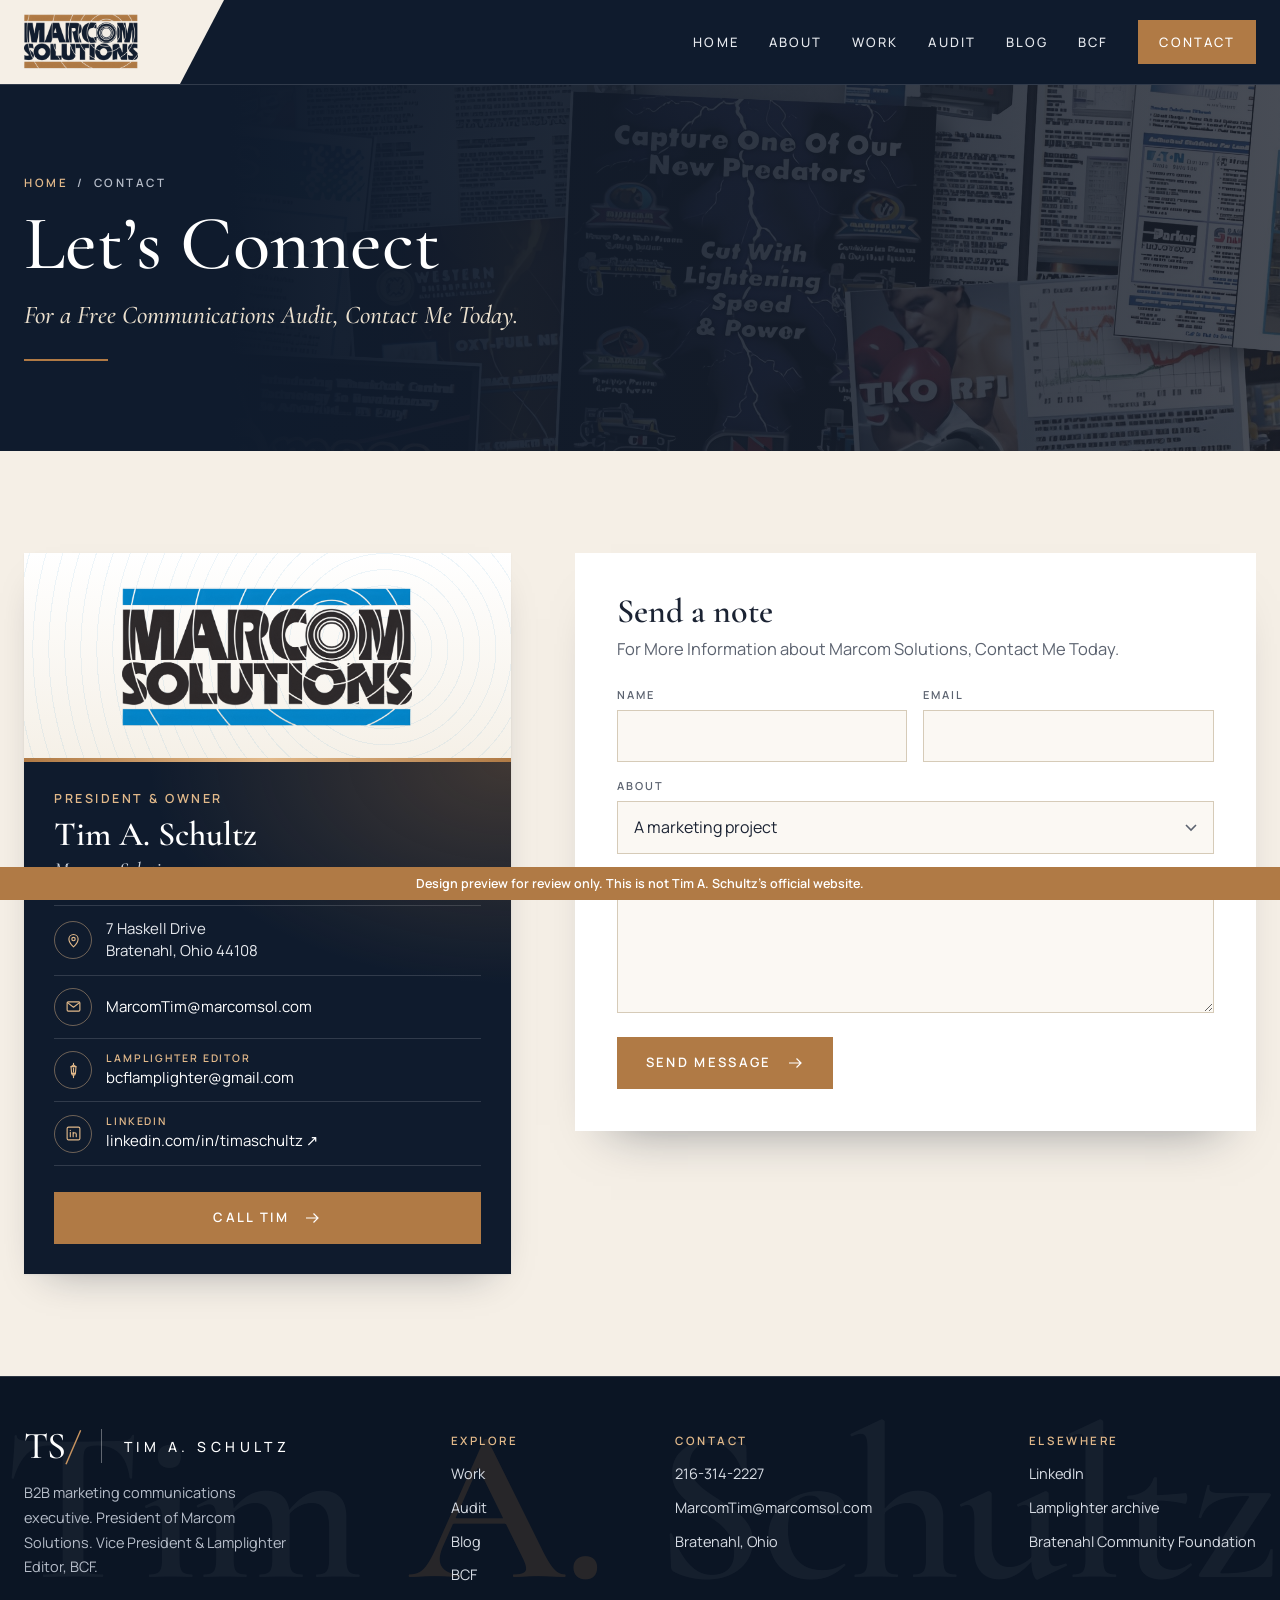
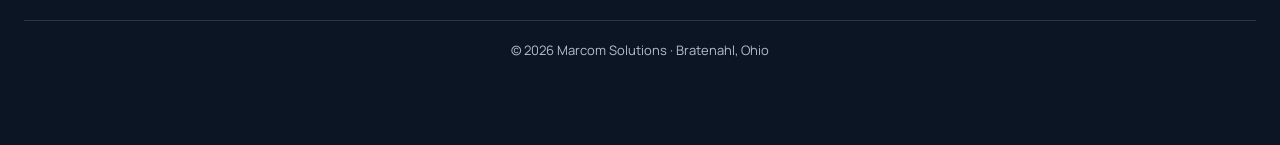
<file: contact.html>
<!DOCTYPE html>
<html lang="en"><head><meta charset="utf-8"><meta name="viewport" content="width=device-width, initial-scale=1, viewport-fit=cover">
<meta name="claude:viewport-fit-sides" content="cover">
<title>Contact · Tim Schultz Marcom Solutions</title><meta name="description" content="Tim A. Schultz: B2B marketing communications executive, President of Marcom Solutions, and Vice President &amp; Lamplighter Editor of the Bratenahl Community Foundation, Bratenahl, Ohio.">
<!-- DRAFT: remove the next line at launch so Google can list the site -->
<meta name="robots" content="noindex,nofollow">
<meta property="og:type" content="profile"><meta property="og:title" content="Tim A. Schultz"><meta property="og:description" content="Tim A. Schultz: B2B marketing communications executive, President of Marcom Solutions, and Vice President &amp; Lamplighter Editor of the Bratenahl Community Foundation, Bratenahl, Ohio."><meta name="theme-color" content="#0f1b2d">
<link rel="icon" href="assets/favicon.svg" type="image/svg+xml"><link rel="preload" href="assets/fonts/cormorant-garamond-latin-500-normal.woff2" as="font" type="font/woff2" crossorigin>
<link rel="stylesheet" href="assets/style.css"><script>document.documentElement.className+=' js'</script></head>
<body class="is-preview">
<a class="skip" href="#main">Skip to content</a>
<header class="hd" id="hd"><div class="wrap"><a class="brand" href="index.html" aria-label="Tim A. Schultz, home"><img class="mlogo" src="assets/img/marcom-logo-nc.png" alt="Marcom Solutions" width="346" height="170"></a>
<nav class="nav" aria-label="Main"><a href="index.html">Home</a><a href="about.html">About</a><a href="work.html">Work</a><a href="audit.html">Audit</a><a href="blog.html">Blog</a><a href="bcf.html">BCF</a><a href="contact.html" class="on box" aria-current="page">Contact</a></nav><button class="mb" id="mb" type="button" aria-label="Menu" aria-expanded="false" aria-controls="mnav"><span></span><span></span></button></div><span class="prog" aria-hidden="true"></span></header>
<div class="mnav" id="mnav"><nav aria-label="Mobile"><a href="index.html">Home</a><a href="about.html">About</a><a href="work.html">Work</a><a href="audit.html">Audit</a><a href="blog.html">Blog</a><a href="bcf.html">BCF</a><a href="contact.html" class=on>Contact</a></nav><p>216-314-2227<br>MarcomTim@marcomsol.com</p></div>
<main id="main">
<section class="phead"><div class="sky"><img src="assets/img/strip-marcom.jpg" alt="" width="2400" height="1000"></div><div class="wrap">
<div class="crumb"><a href="index.html">Home</a> &nbsp;/&nbsp; Contact</div><h1>Let’s Connect</h1><p>For a Free Communications Audit, Contact Me Today.</p><div class="rule"></div></div></section>
<section class="sec cream"><div class="wrap"><div class="contact">
<div class="ccard rv"><div class="bcard" data-tilt="glare"><div class="bc-top"><img src="assets/img/marcom-logo-t.png" alt="Marcom Solutions logo" width="900" height="443" loading="lazy"></div>
<div class="bc-body"><span class="caps bc-role">President &amp; Owner</span><b class="bc-name">Tim A. Schultz</b><span class="bc-co">Marcom Solutions</span>
<ul class="bc-list"><li><span class="bc-i"><svg class="ic" viewBox="0 0 24 24" aria-hidden="true"><path d="M12 21s-6.5-5.6-6.5-11a6.5 6.5 0 0 1 13 0c0 5.4-6.5 11-6.5 11z"/><circle cx="12" cy="10" r="2.4"/></svg></span><span>7 Haskell Drive<br>Bratenahl, Ohio 44108</span></li>
<li><span class="bc-i"><svg class="ic" viewBox="0 0 24 24" aria-hidden="true"><rect x="3" y="5.5" width="18" height="13" rx="1.5"/><path d="M3.5 6.5l8.5 6.5 8.5-6.5"/></svg></span><a href="mailto:MarcomTim@marcomsol.com">MarcomTim@marcomsol.com</a></li><li><span class="bc-i"><svg class="ic" viewBox="0 0 24 24" aria-hidden="true"><path d="M12 2v2.2M8.5 6.6L12 4.2l3.5 2.4"/><path d="M8.5 6.6h7l-.8 9.4H9.3z"/><path d="M12 8.5v5.5"/><path d="M9.3 16h5.4l-1 2.2h-3.4z"/><path d="M12 18.2V22"/></svg></span><span><small class="bc-l">Lamplighter Editor</small><a href="mailto:bcflamplighter@gmail.com">bcflamplighter@gmail.com</a></span></li><li><span class="bc-i"><svg class="ic" viewBox="0 0 24 24" aria-hidden="true"><rect x="3" y="3" width="18" height="18" rx="2"/><path d="M7.5 10.5v6M7.5 7.6v.1M11.5 16.5v-3.4a2.2 2.2 0 0 1 4.4 0v3.4M11.5 10.5v6"/></svg></span><span><small class="bc-l">LinkedIn</small><a href="https://www.linkedin.com/in/timaschultz/" target="_blank" rel="noopener">linkedin.com/in/timaschultz ↗</a></span></li></ul>
<a class="btn cu" href="tel:+12163142227">Call Tim<svg viewBox="0 0 24 24" aria-hidden="true"><path d="M4 12h15M14 6l6 6-6 6"/></svg></a></div></div></div>
<form class="fm rv" style="--d:.08s" id="form" name="contact" method="POST" data-netlify="true" netlify-honeypot="website" action="contact.html?sent=1">
<h2>Send a note</h2><p class="hint">For More Information about Marcom Solutions, Contact Me Today.</p>
<input type="hidden" name="form-name" value="contact"><p class="hp"><label>Leave empty <input name="website" tabindex="-1" autocomplete="off"></label></p>
<div class="f2"><div class="fld"><label for="f-n">Name</label><input id="f-n" name="name" autocomplete="name" required></div><div class="fld"><label for="f-e">Email</label><input id="f-e" name="email" type="email" autocomplete="email" required></div></div>
<div class="fld"><label for="f-t">About</label><select id="f-t" name="topic"><option value="project">A marketing project</option><option value="audit">Free Communications Audit</option><option value="lamplighter">The Lamplighter</option><option value="other">Something else</option></select></div>
<div class="fld"><label for="f-m">Message</label><textarea id="f-m" name="message" required></textarea></div>
<button class="btn cu" type="submit">Send message<svg viewBox="0 0 24 24" aria-hidden="true"><path d="M4 12h15M14 6l6 6-6 6"/></svg></button><div class="thanks" role="status">Design preview: this form does not send messages yet. Please call or email Tim.</div></form>
</div></div></section>
</main>
<footer class="foot"><div class="wrap"><div class="top">
<div><a class="brand" href="index.html"><span class="mono">TS<span class="sl">/</span></span><span class="bar"></span><span class="nm">Tim A. Schultz</span></a><p>B2B marketing communications executive. President of Marcom Solutions. Vice President &amp; Lamplighter Editor, BCF.</p></div>
<div><h4>Explore</h4><ul><li><a href="work.html">Work</a></li><li><a href="audit.html">Audit</a></li><li><a href="blog.html">Blog</a></li><li><a href="bcf.html">BCF</a></li></ul></div>
<div><h4>Contact</h4><ul><li><a href="tel:+12163142227">216-314-2227</a></li><li><a href="mailto:MarcomTim@marcomsol.com">MarcomTim@marcomsol.com</a></li><li>Bratenahl, Ohio</li></ul></div>
<div><h4>Elsewhere</h4><ul><li><a href="https://www.linkedin.com/in/timaschultz/" target="_blank" rel="noopener">LinkedIn</a></li><li><a href="https://bratenahlcf.org/lamplight-magazine/" target="_blank" rel="noopener">Lamplighter archive</a></li><li><a href="https://bratenahlcf.org/" target="_blank" rel="noopener">Bratenahl Community Foundation</a></li></ul></div>
<span class="fname" aria-hidden="true">Tim <em>A.</em> Schultz</span></div><div class="bot"><span>© <span data-year>2026</span> Marcom Solutions · Bratenahl, Ohio</span></div></div></footer>
<button class="totop" id="totop" type="button" aria-label="Back to top"><svg viewBox="0 0 24 24" aria-hidden="true"><path d="M12 19V5M6 11l6-6 6 6"/></svg></button>
<div class="preview-bar" role="note">Design preview for review only. This is not Tim A. Schultz’s official website.</div>
<script src="assets/site.js" defer></script>
</body></html>
</file>
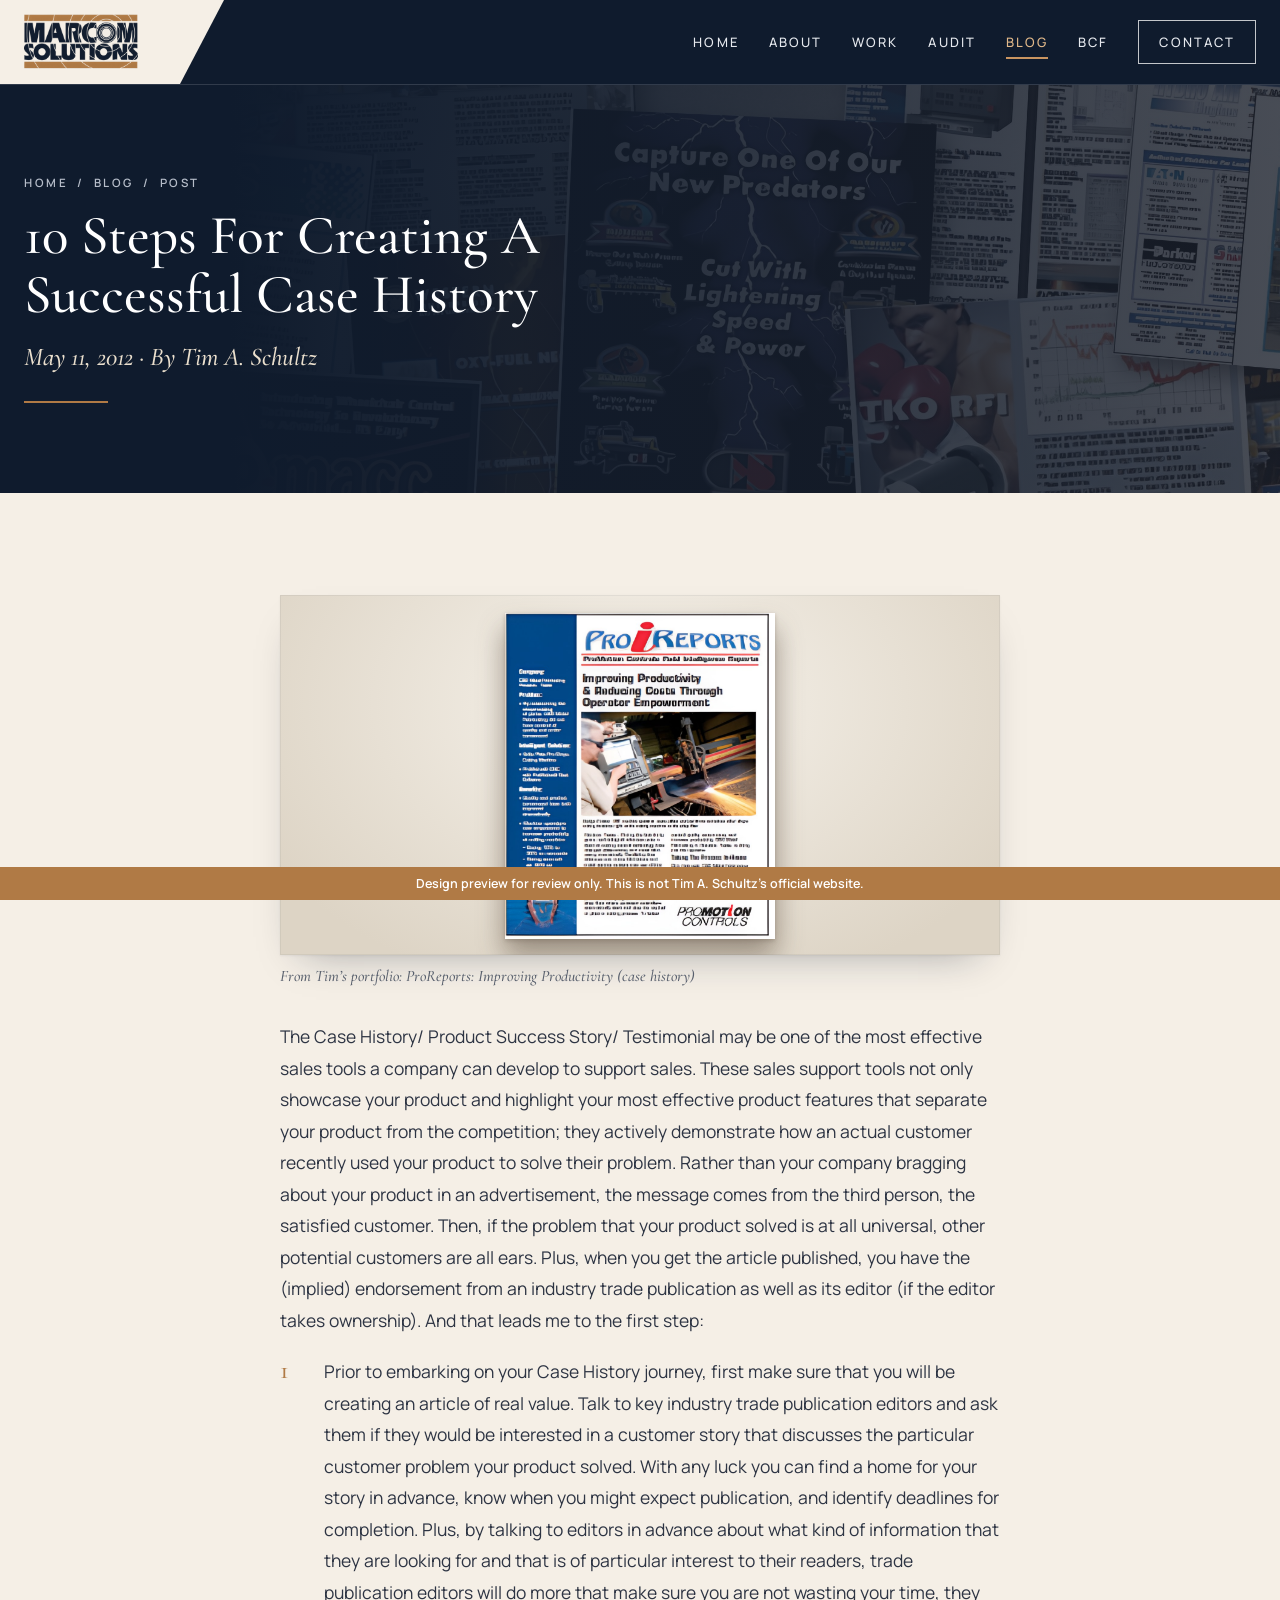
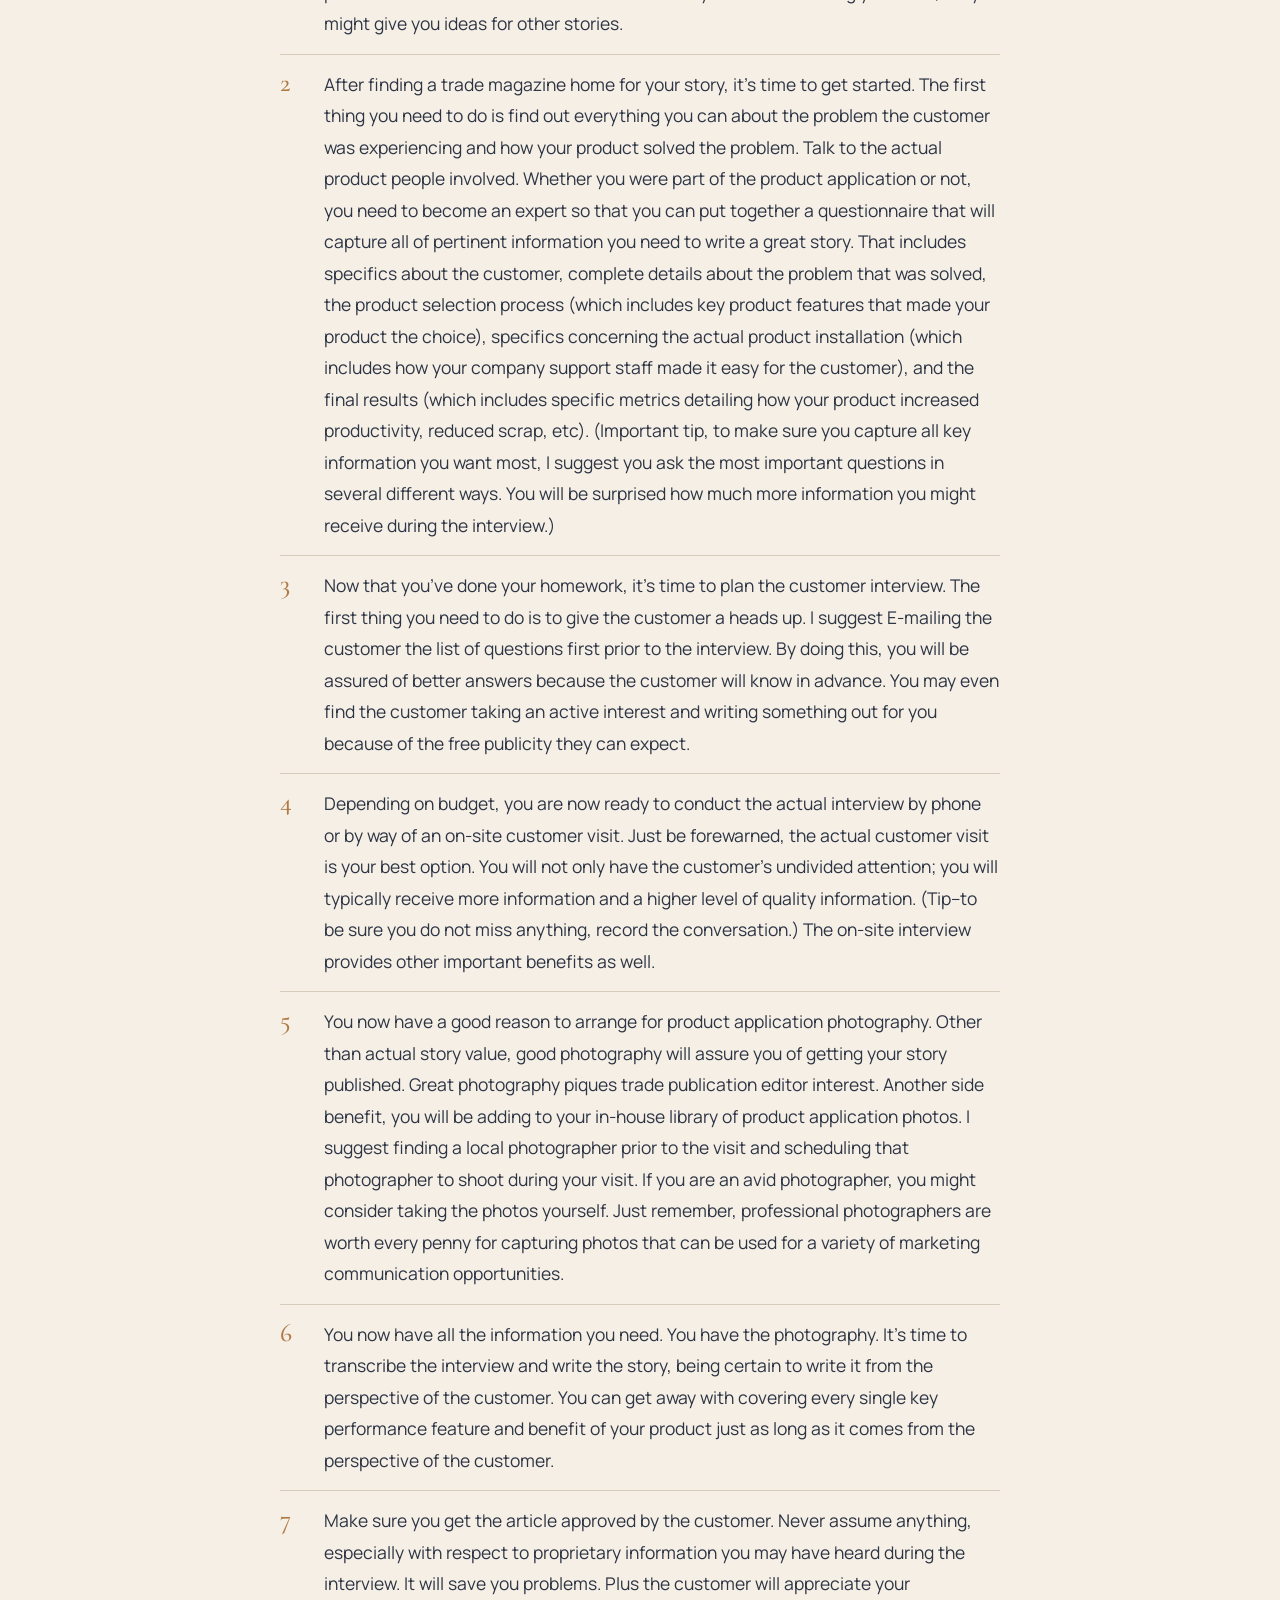
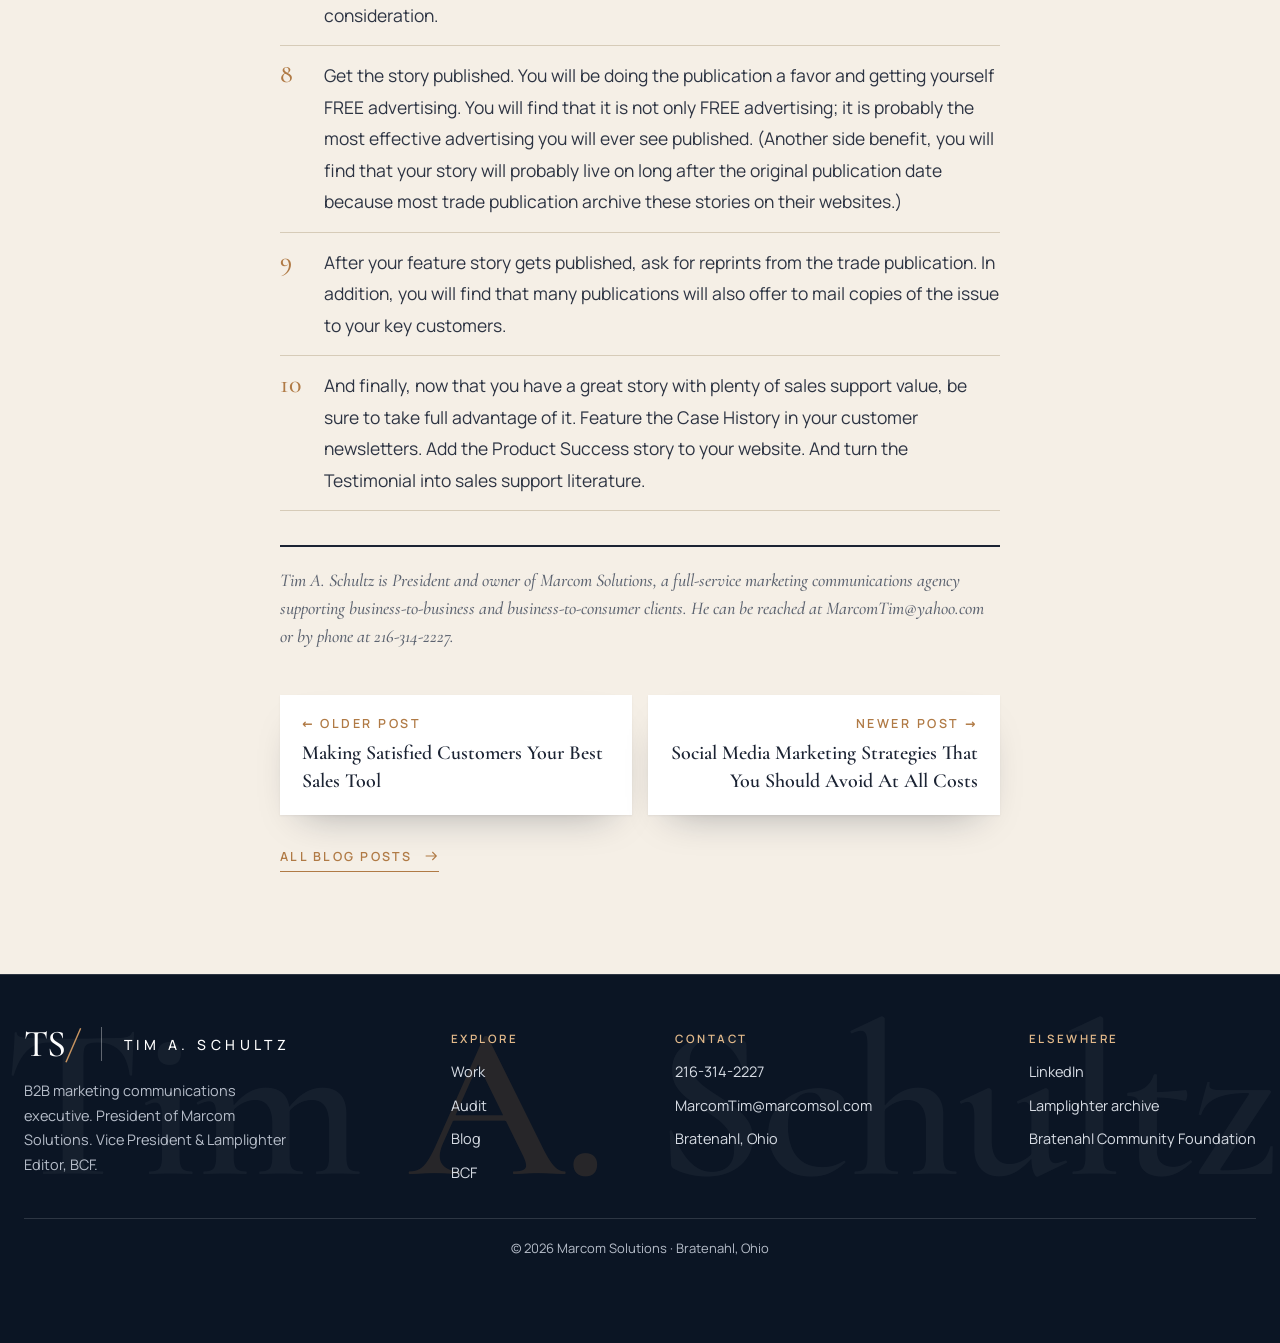
<file: post-case-history-10-steps.html>
<!DOCTYPE html>
<html lang="en"><head><meta charset="utf-8"><meta name="viewport" content="width=device-width, initial-scale=1, viewport-fit=cover">
<meta name="claude:viewport-fit-sides" content="cover">
<title>10 Steps For Creating A Successful Case History · Tim Schultz Marcom Solutions</title><meta name="description" content="Tim A. Schultz: B2B marketing communications executive, President of Marcom Solutions, and Vice President &amp; Lamplighter Editor of the Bratenahl Community Foundation, Bratenahl, Ohio.">
<!-- DRAFT: remove the next line at launch so Google can list the site -->
<meta name="robots" content="noindex,nofollow">
<meta property="og:type" content="profile"><meta property="og:title" content="Tim A. Schultz"><meta property="og:description" content="Tim A. Schultz: B2B marketing communications executive, President of Marcom Solutions, and Vice President &amp; Lamplighter Editor of the Bratenahl Community Foundation, Bratenahl, Ohio."><meta name="theme-color" content="#0f1b2d">
<link rel="icon" href="assets/favicon.svg" type="image/svg+xml"><link rel="preload" href="assets/fonts/cormorant-garamond-latin-500-normal.woff2" as="font" type="font/woff2" crossorigin>
<link rel="stylesheet" href="assets/style.css"><script>document.documentElement.className+=' js'</script></head>
<body class="is-preview">
<a class="skip" href="#main">Skip to content</a>
<header class="hd" id="hd"><div class="wrap"><a class="brand" href="index.html" aria-label="Tim A. Schultz, home"><img class="mlogo" src="assets/img/marcom-logo-nc.png" alt="Marcom Solutions" width="346" height="170"></a>
<nav class="nav" aria-label="Main"><a href="index.html">Home</a><a href="about.html">About</a><a href="work.html">Work</a><a href="audit.html">Audit</a><a href="blog.html" class="on" aria-current="page">Blog</a><a href="bcf.html">BCF</a><a href="contact.html" class="box">Contact</a></nav><button class="mb" id="mb" type="button" aria-label="Menu" aria-expanded="false" aria-controls="mnav"><span></span><span></span></button></div><span class="prog" aria-hidden="true"></span></header>
<div class="mnav" id="mnav"><nav aria-label="Mobile"><a href="index.html">Home</a><a href="about.html">About</a><a href="work.html">Work</a><a href="audit.html">Audit</a><a href="blog.html" class=on>Blog</a><a href="bcf.html">BCF</a><a href="contact.html">Contact</a></nav><p>216-314-2227<br>MarcomTim@marcomsol.com</p></div>
<main id="main">
<section class="phead ph-post"><div class="sky"><img src="assets/img/strip-marcom.jpg" alt="" width="2400" height="1000"></div><div class="wrap">
<div class="crumb"><a href="index.html">Home</a> &nbsp;/&nbsp; <a href="blog.html">Blog</a> &nbsp;/&nbsp; Post</div><h1>10 Steps For Creating A Successful Case History</h1><p>May 11, 2012 · By Tim A. Schultz</p><div class="rule"></div></div></section>
<section class="sec cream"><div class="wrap"><figure class="pfig"><span class="plate"><img src="assets/work/proreports.jpg" alt="ProReports: Improving Productivity, case history by Tim A. Schultz" loading="lazy"></span><figcaption>From Tim’s portfolio: ProReports: Improving Productivity (case history)</figcaption></figure><article class="art rv"><p>The Case History/ Product Success Story/ Testimonial may be one of the most effective sales tools a company can develop to support sales. These sales support tools not only showcase your product and highlight your most effective product features that separate your product from the competition; they actively demonstrate how an actual customer recently used your product to solve their problem. Rather than your company bragging about your product in an advertisement, the message comes from the third person, the satisfied customer. Then, if the problem that your product solved is at all universal, other potential customers are all ears. Plus, when you get the article published, you have the (implied) endorsement from an industry trade publication as well as its editor (if the editor takes ownership). And that leads me to the first step:</p>
<ol><li>Prior to embarking on your Case History journey, first make sure that you will be creating an article of real value. Talk to key industry trade publication editors and ask them if they would be interested in a customer story that discusses the particular customer problem your product solved. With any luck you can find a home for your story in advance, know when you might expect publication, and identify deadlines for completion. Plus, by talking to editors in advance about what kind of information that they are looking for and that is of particular interest to their readers, trade publication editors will do more that make sure you are not wasting your time, they might give you ideas for other stories.</li><li>After finding a trade magazine home for your story, it’s time to get started. The first thing you need to do is find out everything you can about the problem the customer was experiencing and how your product solved the problem. Talk to the actual product people involved. Whether you were part of the product application or not, you need to become an expert so that you can put together a questionnaire that will capture all of pertinent information you need to write a great story. That includes specifics about the customer, complete details about the problem that was solved, the product selection process (which includes key product features that made your product the choice), specifics concerning the actual product installation (which includes how your company support staff made it easy for the customer), and the final results (which includes specific metrics detailing how your product increased productivity, reduced scrap, etc). (Important tip, to make sure you capture all key information you want most, I suggest you ask the most important questions in several different ways. You will be surprised how much more information you might receive during the interview.)</li><li>Now that you’ve done your homework, it’s time to plan the customer interview. The first thing you need to do is to give the customer a heads up. I suggest E-mailing the customer the list of questions first prior to the interview. By doing this, you will be assured of better answers because the customer will know in advance. You may even find the customer taking an active interest and writing something out for you because of the free publicity they can expect.</li><li>Depending on budget, you are now ready to conduct the actual interview by phone or by way of an on-site customer visit. Just be forewarned, the actual customer visit is your best option. You will not only have the customer’s undivided attention; you will typically receive more information and a higher level of quality information. (Tip–to be sure you do not miss anything, record the conversation.) The on-site interview provides other important benefits as well.</li><li>You now have a good reason to arrange for product application photography. Other than actual story value, good photography will assure you of getting your story published. Great photography piques trade publication editor interest. Another side benefit, you will be adding to your in-house library of product application photos. I suggest finding a local photographer prior to the visit and scheduling that photographer to shoot during your visit. If you are an avid photographer, you might consider taking the photos yourself. Just remember, professional photographers are worth every penny for capturing photos that can be used for a variety of marketing communication opportunities.</li><li>You now have all the information you need. You have the photography. It’s time to transcribe the interview and write the story, being certain to write it from the perspective of the customer. You can get away with covering every single key performance feature and benefit of your product just as long as it comes from the perspective of the customer.</li><li>Make sure you get the article approved by the customer. Never assume anything, especially with respect to proprietary information you may have heard during the interview. It will save you problems. Plus the customer will appreciate your consideration.</li><li>Get the story published. You will be doing the publication a favor and getting yourself FREE advertising. You will find that it is not only FREE advertising; it is probably the most effective advertising you will ever see published. (Another side benefit, you will find that your story will probably live on long after the original publication date because most trade publication archive these stories on their websites.)</li><li>After your feature story gets published, ask for reprints from the trade publication. In addition, you will find that many publications will also offer to mail copies of the issue to your key customers.</li><li>And finally, now that you have a great story with plenty of sales support value, be sure to take full advantage of it. Feature the Case History in your customer newsletters. Add the Product Success story to your website. And turn the Testimonial into sales support literature.</li></ol>
<p class="note">Tim A. Schultz is President and owner of Marcom Solutions, a full-service marketing communications agency supporting business-to-business and business-to-consumer clients. He can be reached at MarcomTim@yahoo.com or by phone at 216-314-2227.</p></article><nav class="pnav" aria-label="More posts"><a class="older" href="post-satisfied-customers.html"><span class="caps">← Older post</span><b>Making Satisfied Customers Your Best Sales Tool</b></a><a class="newer" href="post-social-media-mistakes.html"><span class="caps">Newer post →</span><b>Social Media Marketing Strategies That You Should Avoid At All Costs</b></a></nav><p class="back"><a class="tl-link" href="blog.html">All blog posts<svg viewBox="0 0 24 24" aria-hidden="true"><path d="M4 12h15M14 6l6 6-6 6"/></svg></a></p></div></section>
</main>
<footer class="foot"><div class="wrap"><div class="top">
<div><a class="brand" href="index.html"><span class="mono">TS<span class="sl">/</span></span><span class="bar"></span><span class="nm">Tim A. Schultz</span></a><p>B2B marketing communications executive. President of Marcom Solutions. Vice President &amp; Lamplighter Editor, BCF.</p></div>
<div><h4>Explore</h4><ul><li><a href="work.html">Work</a></li><li><a href="audit.html">Audit</a></li><li><a href="blog.html">Blog</a></li><li><a href="bcf.html">BCF</a></li></ul></div>
<div><h4>Contact</h4><ul><li><a href="tel:+12163142227">216-314-2227</a></li><li><a href="mailto:MarcomTim@marcomsol.com">MarcomTim@marcomsol.com</a></li><li>Bratenahl, Ohio</li></ul></div>
<div><h4>Elsewhere</h4><ul><li><a href="https://www.linkedin.com/in/timaschultz/" target="_blank" rel="noopener">LinkedIn</a></li><li><a href="https://bratenahlcf.org/lamplight-magazine/" target="_blank" rel="noopener">Lamplighter archive</a></li><li><a href="https://bratenahlcf.org/" target="_blank" rel="noopener">Bratenahl Community Foundation</a></li></ul></div>
<span class="fname" aria-hidden="true">Tim <em>A.</em> Schultz</span></div><div class="bot"><span>© <span data-year>2026</span> Marcom Solutions · Bratenahl, Ohio</span></div></div></footer>
<button class="totop" id="totop" type="button" aria-label="Back to top"><svg viewBox="0 0 24 24" aria-hidden="true"><path d="M12 19V5M6 11l6-6 6 6"/></svg></button>
<div class="preview-bar" role="note">Design preview for review only. This is not Tim A. Schultz’s official website.</div>
<script src="assets/site.js" defer></script>
</body></html>
</file>
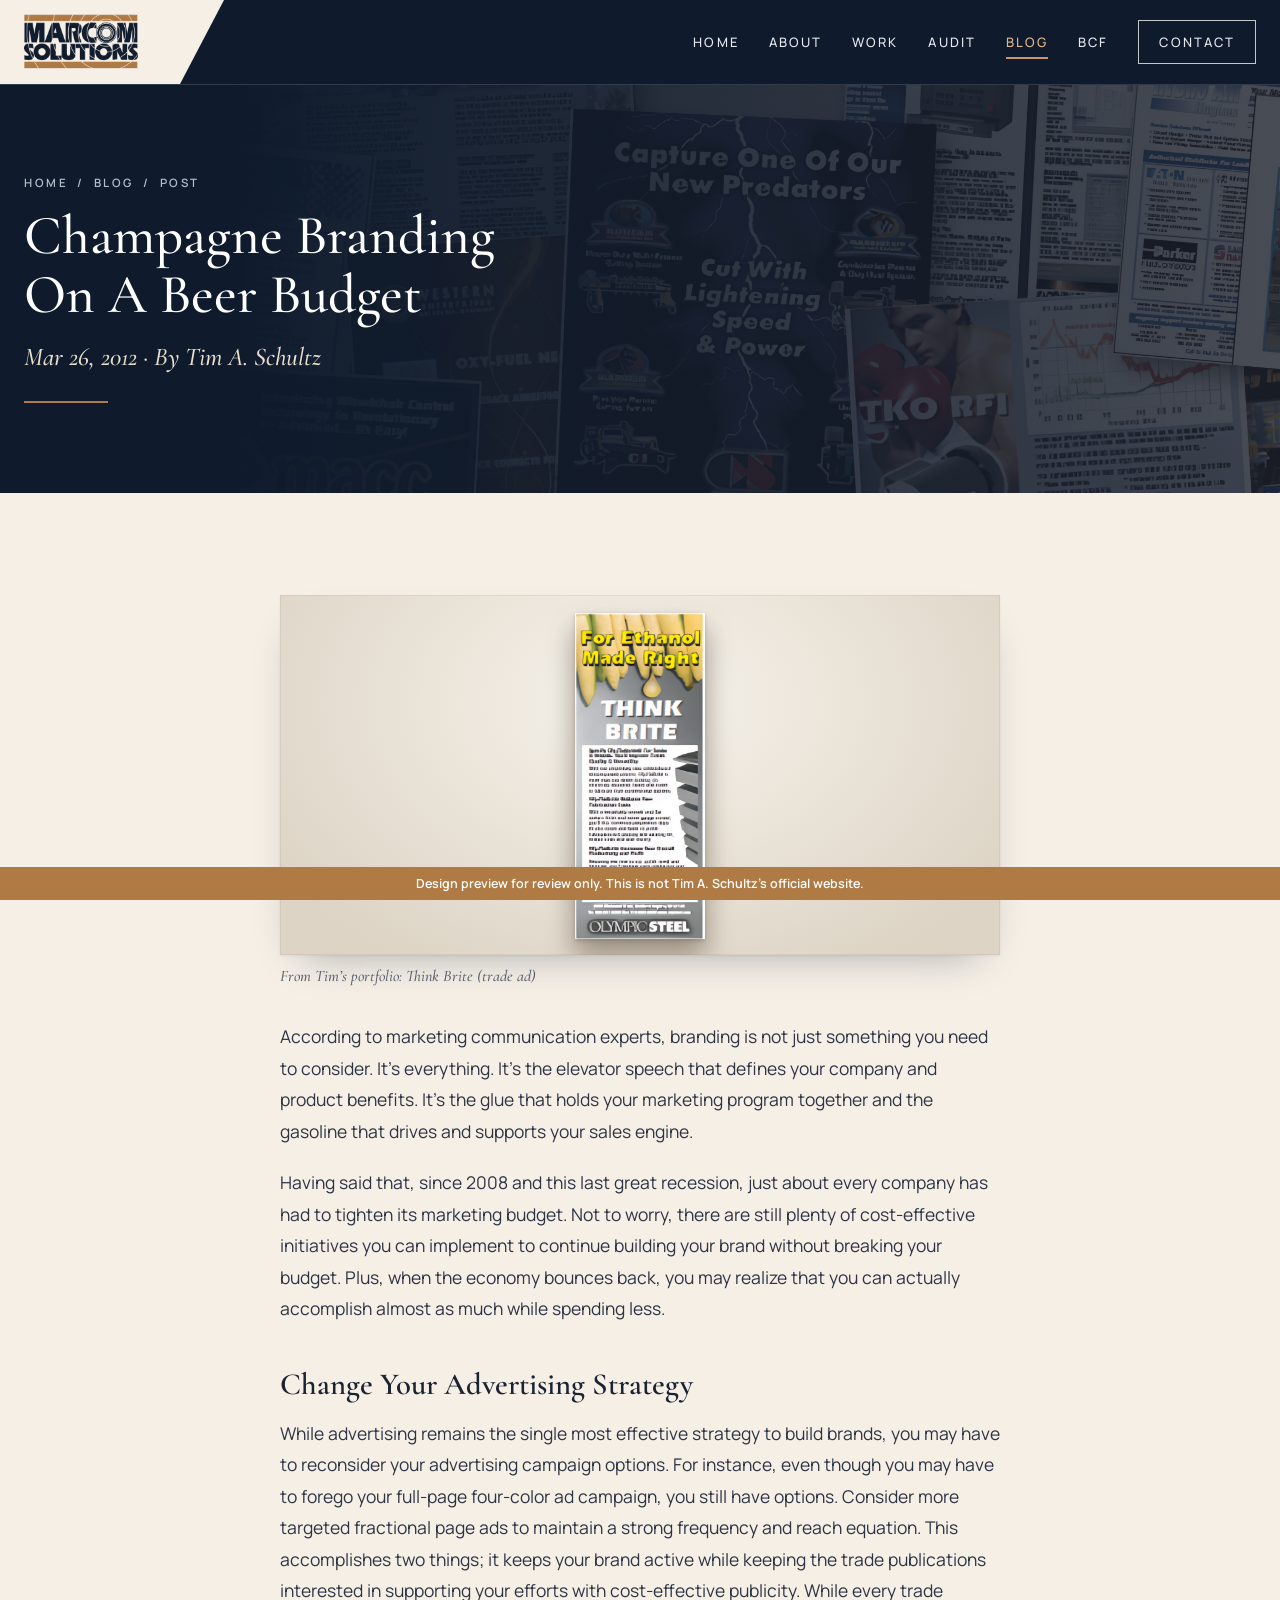
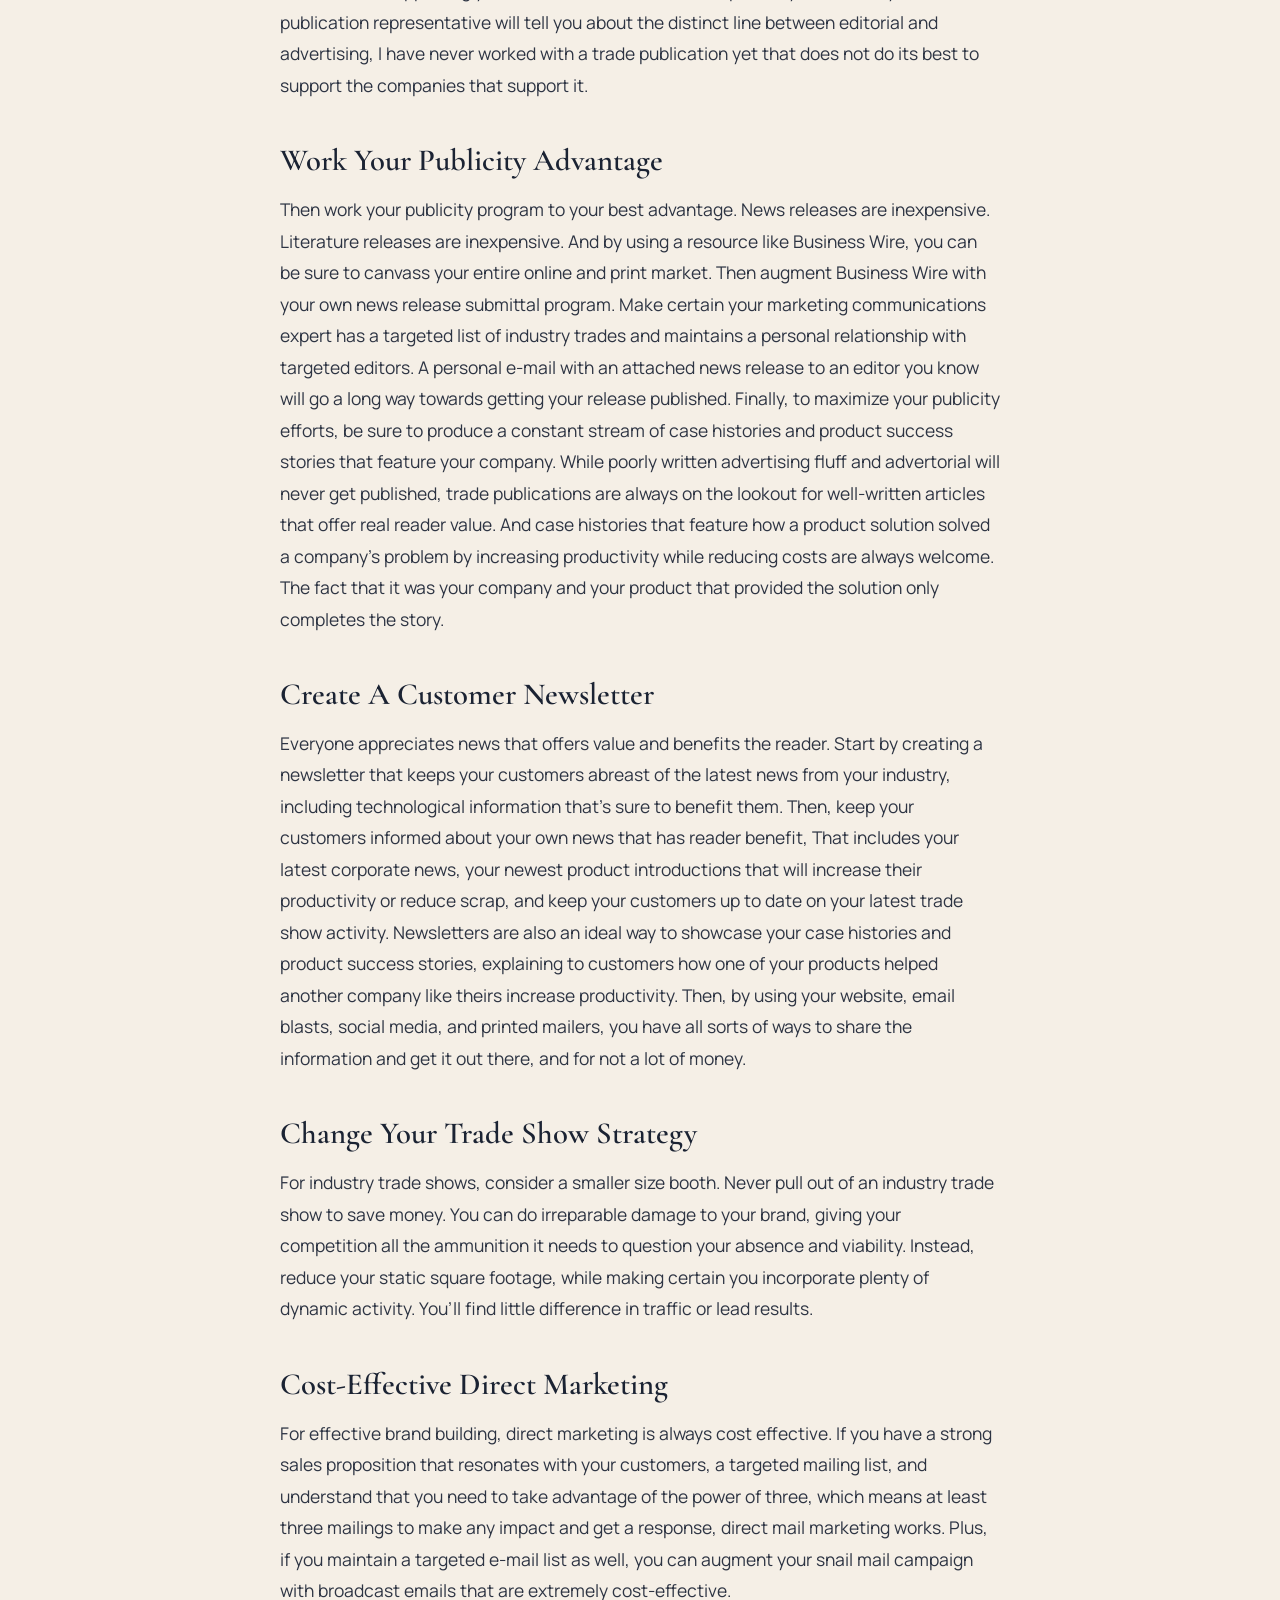
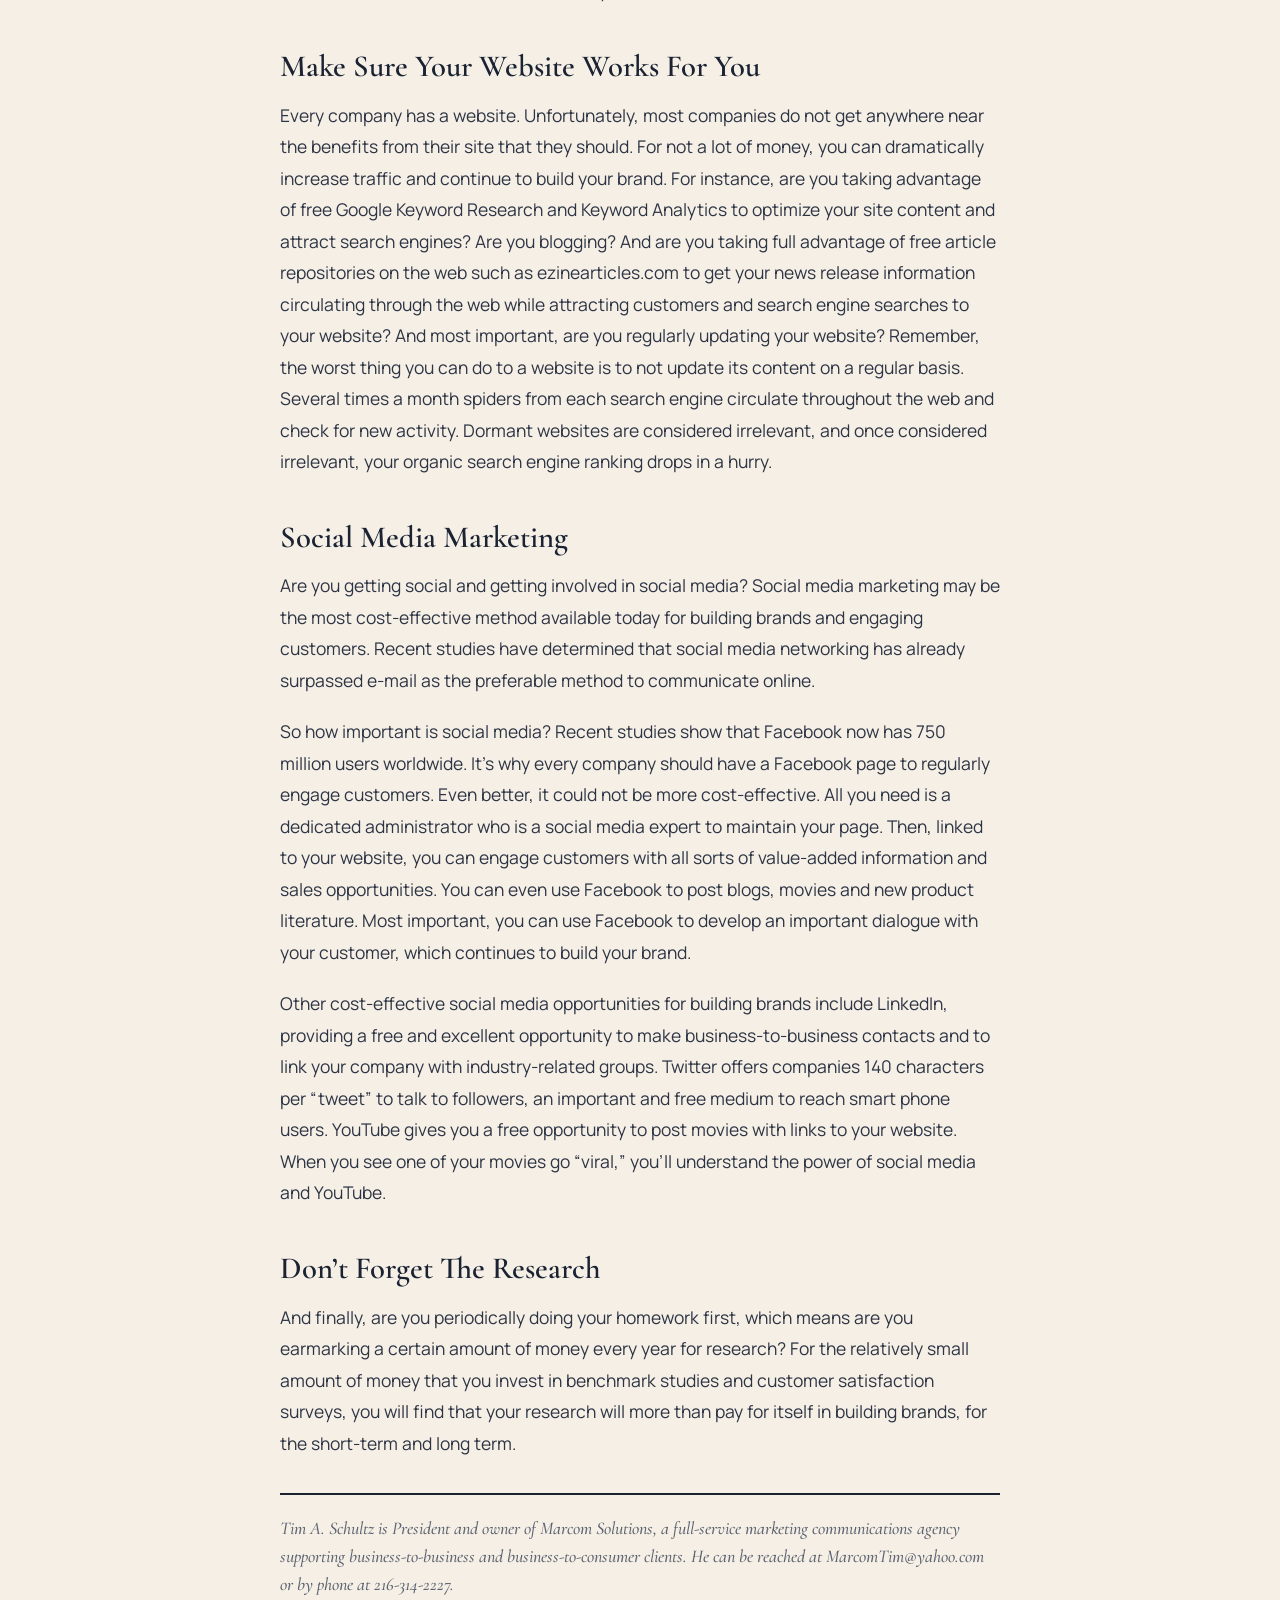
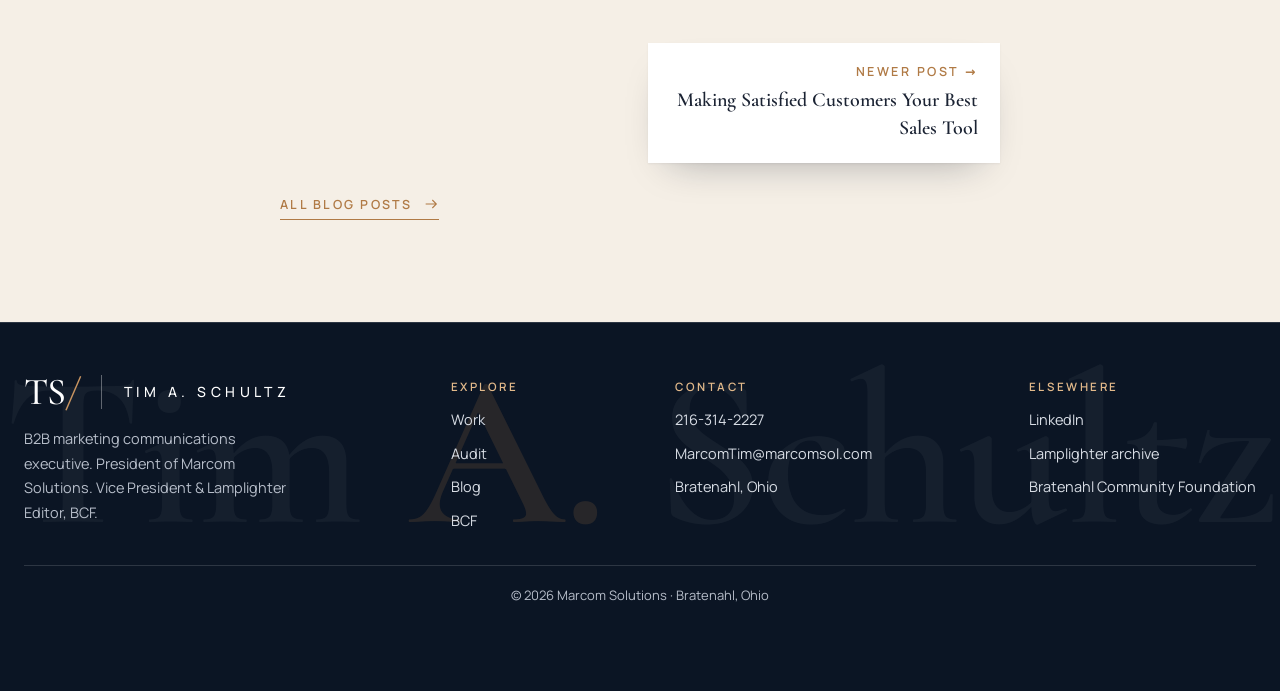
<file: post-champagne-branding.html>
<!DOCTYPE html>
<html lang="en"><head><meta charset="utf-8"><meta name="viewport" content="width=device-width, initial-scale=1, viewport-fit=cover">
<meta name="claude:viewport-fit-sides" content="cover">
<title>Champagne Branding On A Beer Budget · Tim Schultz Marcom Solutions</title><meta name="description" content="Tim A. Schultz: B2B marketing communications executive, President of Marcom Solutions, and Vice President &amp; Lamplighter Editor of the Bratenahl Community Foundation, Bratenahl, Ohio.">
<!-- DRAFT: remove the next line at launch so Google can list the site -->
<meta name="robots" content="noindex,nofollow">
<meta property="og:type" content="profile"><meta property="og:title" content="Tim A. Schultz"><meta property="og:description" content="Tim A. Schultz: B2B marketing communications executive, President of Marcom Solutions, and Vice President &amp; Lamplighter Editor of the Bratenahl Community Foundation, Bratenahl, Ohio."><meta name="theme-color" content="#0f1b2d">
<link rel="icon" href="assets/favicon.svg" type="image/svg+xml"><link rel="preload" href="assets/fonts/cormorant-garamond-latin-500-normal.woff2" as="font" type="font/woff2" crossorigin>
<link rel="stylesheet" href="assets/style.css"><script>document.documentElement.className+=' js'</script></head>
<body class="is-preview">
<a class="skip" href="#main">Skip to content</a>
<header class="hd" id="hd"><div class="wrap"><a class="brand" href="index.html" aria-label="Tim A. Schultz, home"><img class="mlogo" src="assets/img/marcom-logo-nc.png" alt="Marcom Solutions" width="346" height="170"></a>
<nav class="nav" aria-label="Main"><a href="index.html">Home</a><a href="about.html">About</a><a href="work.html">Work</a><a href="audit.html">Audit</a><a href="blog.html" class="on" aria-current="page">Blog</a><a href="bcf.html">BCF</a><a href="contact.html" class="box">Contact</a></nav><button class="mb" id="mb" type="button" aria-label="Menu" aria-expanded="false" aria-controls="mnav"><span></span><span></span></button></div><span class="prog" aria-hidden="true"></span></header>
<div class="mnav" id="mnav"><nav aria-label="Mobile"><a href="index.html">Home</a><a href="about.html">About</a><a href="work.html">Work</a><a href="audit.html">Audit</a><a href="blog.html" class=on>Blog</a><a href="bcf.html">BCF</a><a href="contact.html">Contact</a></nav><p>216-314-2227<br>MarcomTim@marcomsol.com</p></div>
<main id="main">
<section class="phead ph-post"><div class="sky"><img src="assets/img/strip-marcom.jpg" alt="" width="2400" height="1000"></div><div class="wrap">
<div class="crumb"><a href="index.html">Home</a> &nbsp;/&nbsp; <a href="blog.html">Blog</a> &nbsp;/&nbsp; Post</div><h1>Champagne Branding On A Beer Budget</h1><p>Mar 26, 2012 · By Tim A. Schultz</p><div class="rule"></div></div></section>
<section class="sec cream"><div class="wrap"><figure class="pfig"><span class="plate"><img src="assets/work/think-brite.jpg" alt="Think Brite, trade ad by Tim A. Schultz" loading="lazy"></span><figcaption>From Tim’s portfolio: Think Brite (trade ad)</figcaption></figure><article class="art rv"><p>According to marketing communication experts, branding is not just something you need to consider. It’s everything. It’s the elevator speech that defines your company and product benefits. It’s the glue that holds your marketing program together and the gasoline that drives and supports your sales engine.</p>
<p>Having said that, since 2008 and this last great recession, just about every company has had to tighten its marketing budget. Not to worry, there are still plenty of cost-effective initiatives you can implement to continue building your brand without breaking your budget. Plus, when the economy bounces back, you may realize that you can actually accomplish almost as much while spending less.</p>
<h2>Change Your Advertising Strategy</h2>
<p>While advertising remains the single most effective strategy to build brands, you may have to reconsider your advertising campaign options. For instance, even though you may have to forego your full-page four-color ad campaign, you still have options. Consider more targeted fractional page ads to maintain a strong frequency and reach equation. This accomplishes two things; it keeps your brand active while keeping the trade publications interested in supporting your efforts with cost-effective publicity. While every trade publication representative will tell you about the distinct line between editorial and advertising, I have never worked with a trade publication yet that does not do its best to support the companies that support it.</p>
<h2>Work Your Publicity Advantage</h2>
<p>Then work your publicity program to your best advantage. News releases are inexpensive. Literature releases are inexpensive. And by using a resource like Business Wire, you can be sure to canvass your entire online and print market. Then augment Business Wire with your own news release submittal program. Make certain your marketing communications expert has a targeted list of industry trades and maintains a personal relationship with targeted editors. A personal e-mail with an attached news release to an editor you know will go a long way towards getting your release published. Finally, to maximize your publicity efforts, be sure to produce a constant stream of case histories and product success stories that feature your company. While poorly written advertising fluff and advertorial will never get published, trade publications are always on the lookout for well-written articles that offer real reader value. And case histories that feature how a product solution solved a company’s problem by increasing productivity while reducing costs are always welcome. The fact that it was your company and your product that provided the solution only completes the story.</p>
<h2>Create A Customer Newsletter</h2>
<p>Everyone appreciates news that offers value and benefits the reader. Start by creating a newsletter that keeps your customers abreast of the latest news from your industry, including technological information that's sure to benefit them. Then, keep your customers informed about your own news that has reader benefit, That includes your latest corporate news, your newest product introductions that will increase their productivity or reduce scrap, and keep your customers up to date on your latest trade show activity. Newsletters are also an ideal way to showcase your case histories and product success stories, explaining to customers how one of your products helped another company like theirs increase productivity. Then, by using your website, email blasts, social media, and printed mailers, you have all sorts of ways to share the information and get it out there, and for not a lot of money.</p>
<h2>Change Your Trade Show Strategy</h2>
<p>For industry trade shows, consider a smaller size booth. Never pull out of an industry trade show to save money. You can do irreparable damage to your brand, giving your competition all the ammunition it needs to question your absence and viability. Instead, reduce your static square footage, while making certain you incorporate plenty of dynamic activity. You’ll find little difference in traffic or lead results.</p>
<h2>Cost-Effective Direct Marketing</h2>
<p>For effective brand building, direct marketing is always cost effective. If you have a strong sales proposition that resonates with your customers, a targeted mailing list, and understand that you need to take advantage of the power of three, which means at least three mailings to make any impact and get a response, direct mail marketing works. Plus, if you maintain a targeted e-mail list as well, you can augment your snail mail campaign with broadcast emails that are extremely cost-effective.</p>
<h2>Make Sure Your Website Works For You</h2>
<p>Every company has a website. Unfortunately, most companies do not get anywhere near the benefits from their site that they should. For not a lot of money, you can dramatically increase traffic and continue to build your brand. For instance, are you taking advantage of free Google Keyword Research and Keyword Analytics to optimize your site content and attract search engines? Are you blogging? And are you taking full advantage of free article repositories on the web such as ezinearticles.com to get your news release information circulating through the web while attracting customers and search engine searches to your website? And most important, are you regularly updating your website? Remember, the worst thing you can do to a website is to not update its content on a regular basis. Several times a month spiders from each search engine circulate throughout the web and check for new activity. Dormant websites are considered irrelevant, and once considered irrelevant, your organic search engine ranking drops in a hurry.</p>
<h2>Social Media Marketing</h2>
<p>Are you getting social and getting involved in social media? Social media marketing may be the most cost-effective method available today for building brands and engaging customers. Recent studies have determined that social media networking has already surpassed e-mail as the preferable method to communicate online.</p>
<p>So how important is social media? Recent studies show that Facebook now has 750 million users worldwide. It’s why every company should have a Facebook page to regularly engage customers. Even better, it could not be more cost-effective. All you need is a dedicated administrator who is a social media expert to maintain your page. Then, linked to your website, you can engage customers with all sorts of value-added information and sales opportunities. You can even use Facebook to post blogs, movies and new product literature. Most important, you can use Facebook to develop an important dialogue with your customer, which continues to build your brand.</p>
<p>Other cost-effective social media opportunities for building brands include LinkedIn, providing a free and excellent opportunity to make business-to-business contacts and to link your company with industry-related groups. Twitter offers companies 140 characters per “tweet” to talk to followers, an important and free medium to reach smart phone users. YouTube gives you a free opportunity to post movies with links to your website. When you see one of your movies go “viral,” you’ll understand the power of social media and YouTube.</p>
<h2>Don’t Forget The Research</h2>
<p>And finally, are you periodically doing your homework first, which means are you earmarking a certain amount of money every year for research? For the relatively small amount of money that you invest in benchmark studies and customer satisfaction surveys, you will find that your research will more than pay for itself in building brands, for the short-term and long term.</p>
<p class="note">Tim A. Schultz is President and owner of Marcom Solutions, a full-service marketing communications agency supporting business-to-business and business-to-consumer clients. He can be reached at MarcomTim@yahoo.com or by phone at 216-314-2227.</p></article><nav class="pnav" aria-label="More posts"><span></span><a class="newer" href="post-satisfied-customers.html"><span class="caps">Newer post →</span><b>Making Satisfied Customers Your Best Sales Tool</b></a></nav><p class="back"><a class="tl-link" href="blog.html">All blog posts<svg viewBox="0 0 24 24" aria-hidden="true"><path d="M4 12h15M14 6l6 6-6 6"/></svg></a></p></div></section>
</main>
<footer class="foot"><div class="wrap"><div class="top">
<div><a class="brand" href="index.html"><span class="mono">TS<span class="sl">/</span></span><span class="bar"></span><span class="nm">Tim A. Schultz</span></a><p>B2B marketing communications executive. President of Marcom Solutions. Vice President &amp; Lamplighter Editor, BCF.</p></div>
<div><h4>Explore</h4><ul><li><a href="work.html">Work</a></li><li><a href="audit.html">Audit</a></li><li><a href="blog.html">Blog</a></li><li><a href="bcf.html">BCF</a></li></ul></div>
<div><h4>Contact</h4><ul><li><a href="tel:+12163142227">216-314-2227</a></li><li><a href="mailto:MarcomTim@marcomsol.com">MarcomTim@marcomsol.com</a></li><li>Bratenahl, Ohio</li></ul></div>
<div><h4>Elsewhere</h4><ul><li><a href="https://www.linkedin.com/in/timaschultz/" target="_blank" rel="noopener">LinkedIn</a></li><li><a href="https://bratenahlcf.org/lamplight-magazine/" target="_blank" rel="noopener">Lamplighter archive</a></li><li><a href="https://bratenahlcf.org/" target="_blank" rel="noopener">Bratenahl Community Foundation</a></li></ul></div>
<span class="fname" aria-hidden="true">Tim <em>A.</em> Schultz</span></div><div class="bot"><span>© <span data-year>2026</span> Marcom Solutions · Bratenahl, Ohio</span></div></div></footer>
<button class="totop" id="totop" type="button" aria-label="Back to top"><svg viewBox="0 0 24 24" aria-hidden="true"><path d="M12 19V5M6 11l6-6 6 6"/></svg></button>
<div class="preview-bar" role="note">Design preview for review only. This is not Tim A. Schultz’s official website.</div>
<script src="assets/site.js" defer></script>
</body></html>
</file>
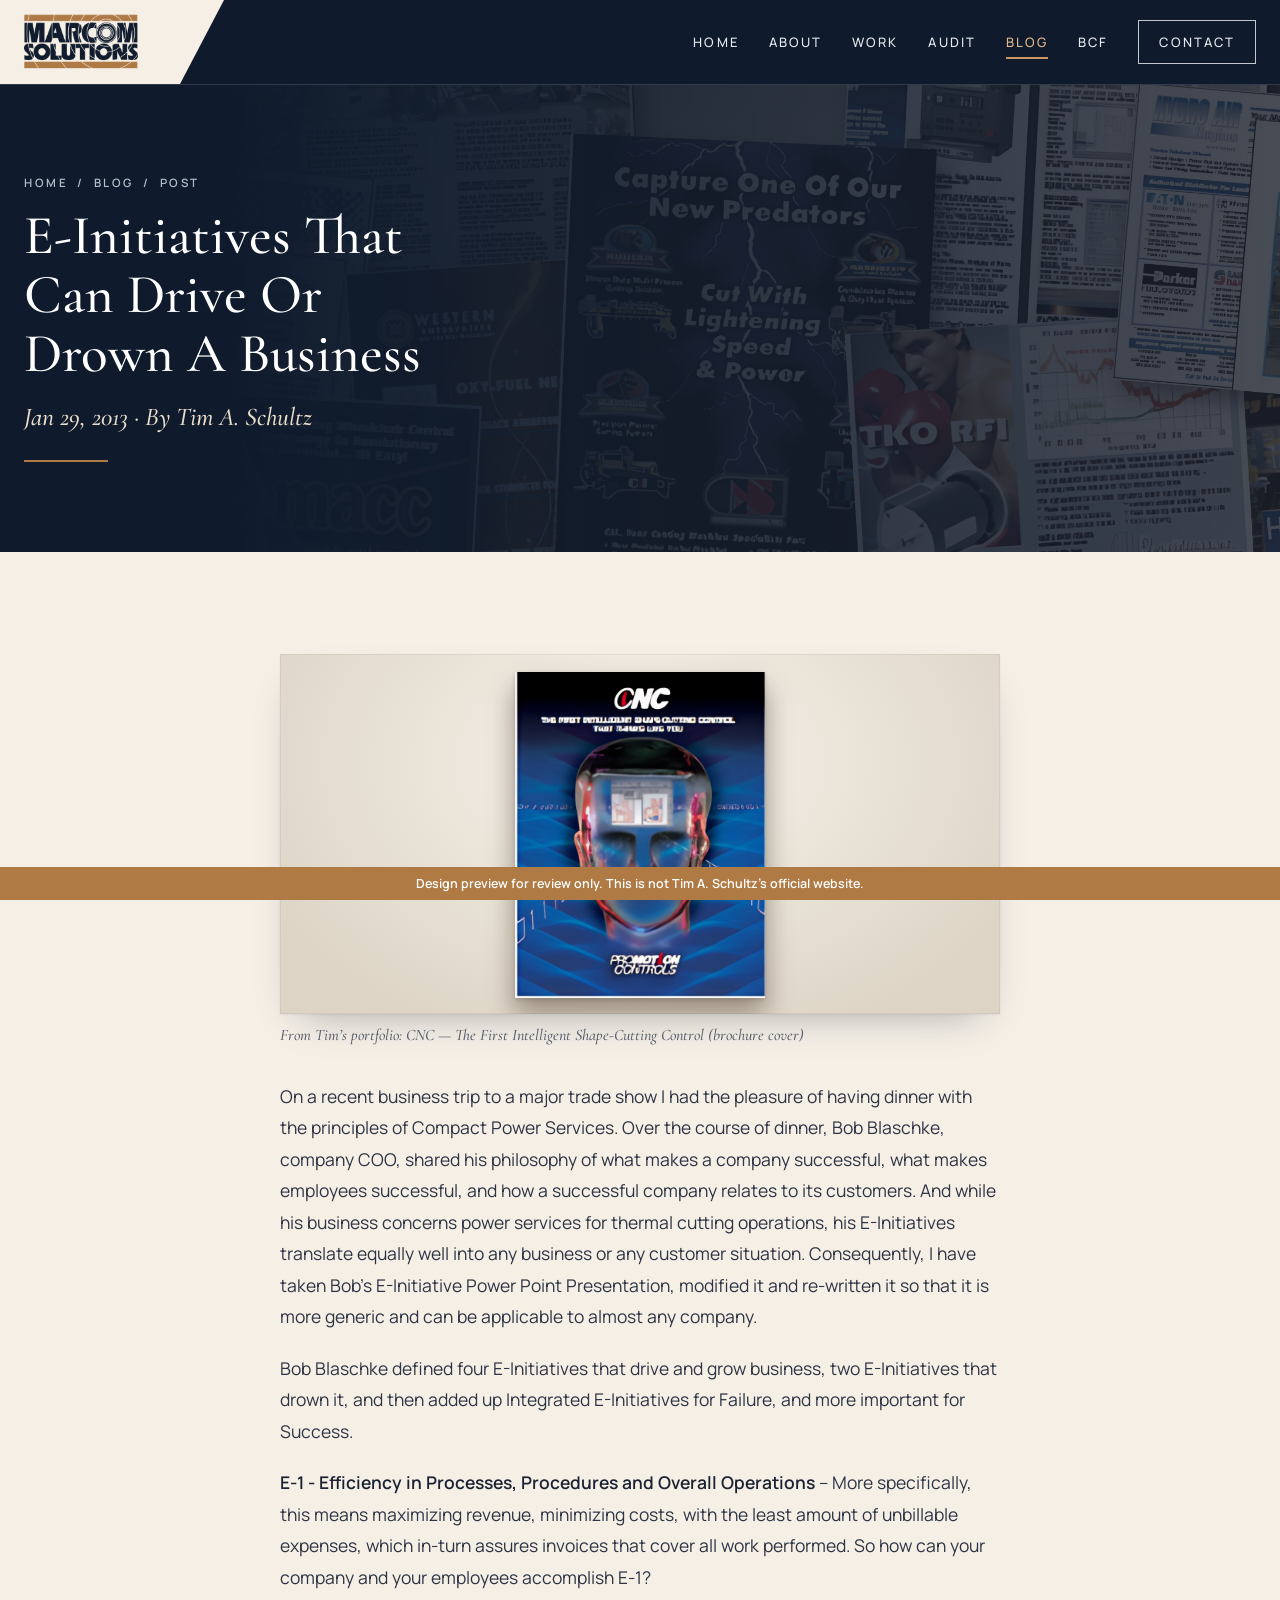
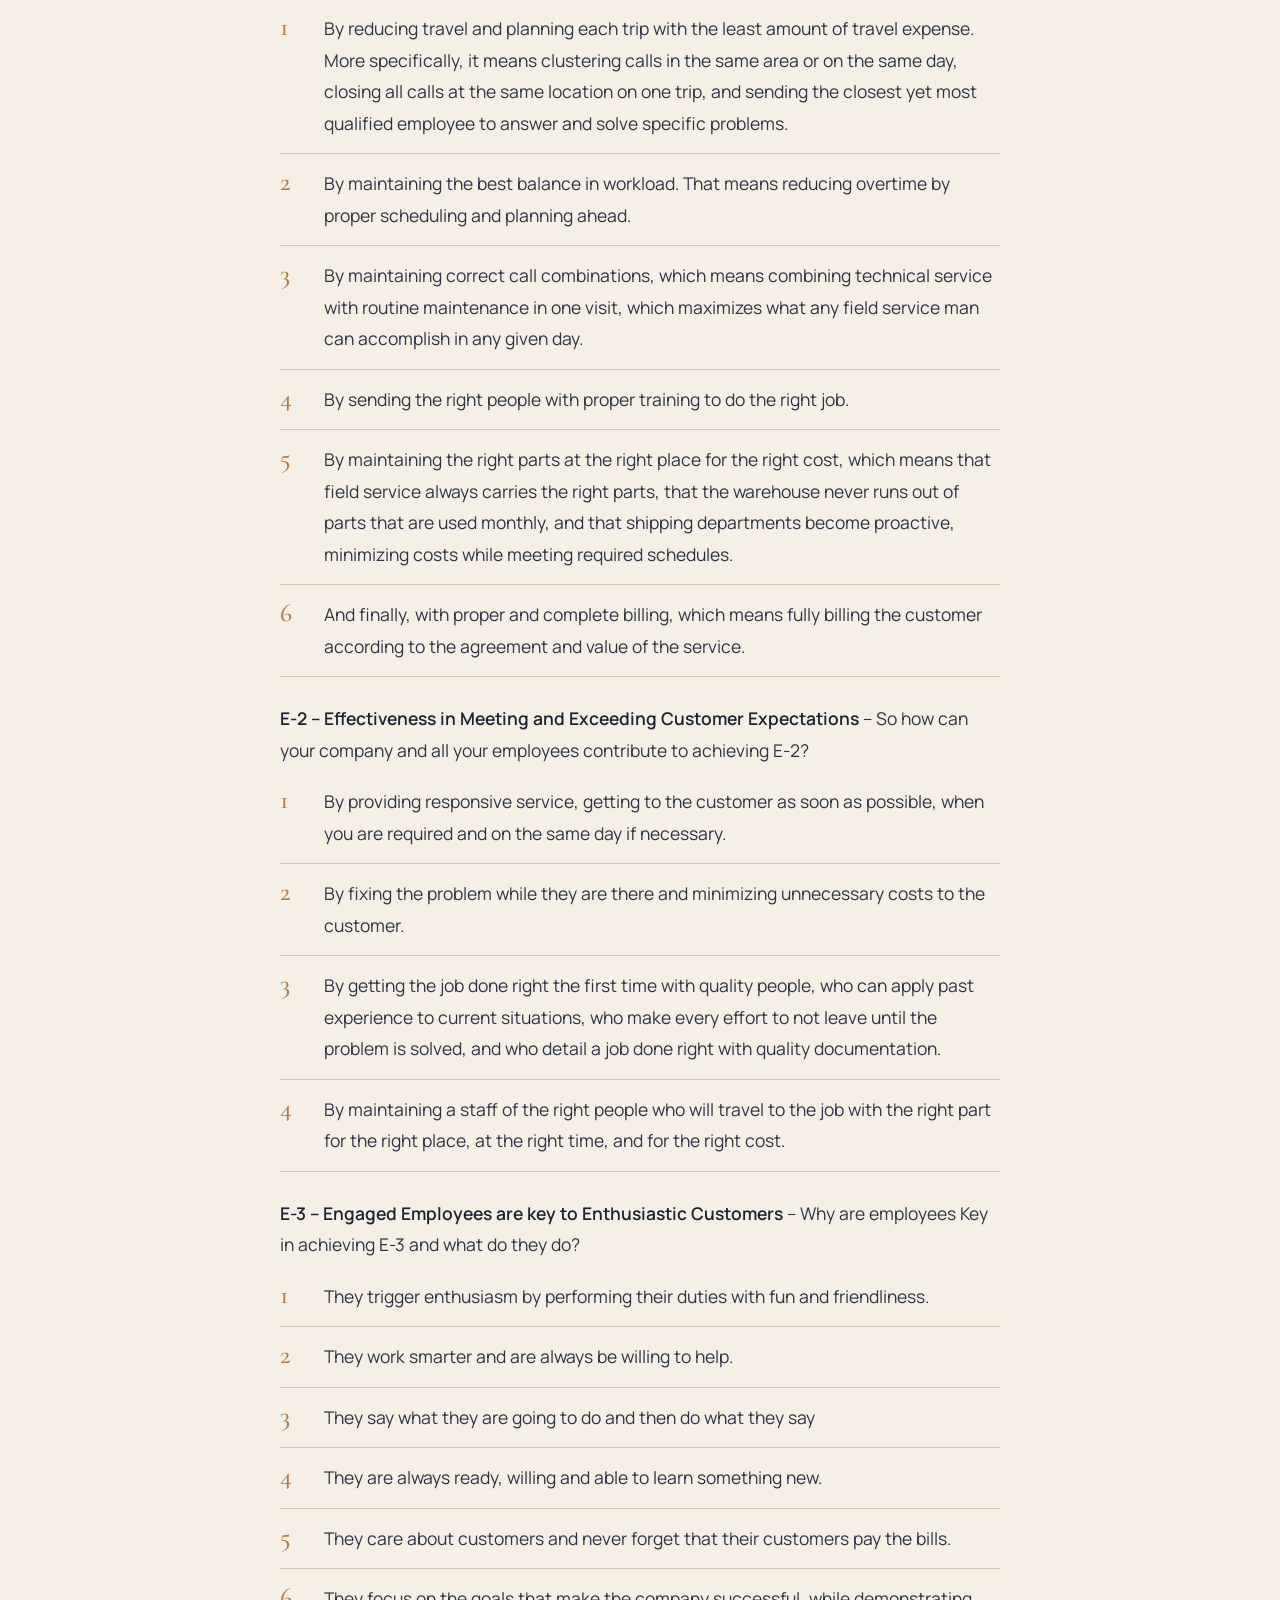
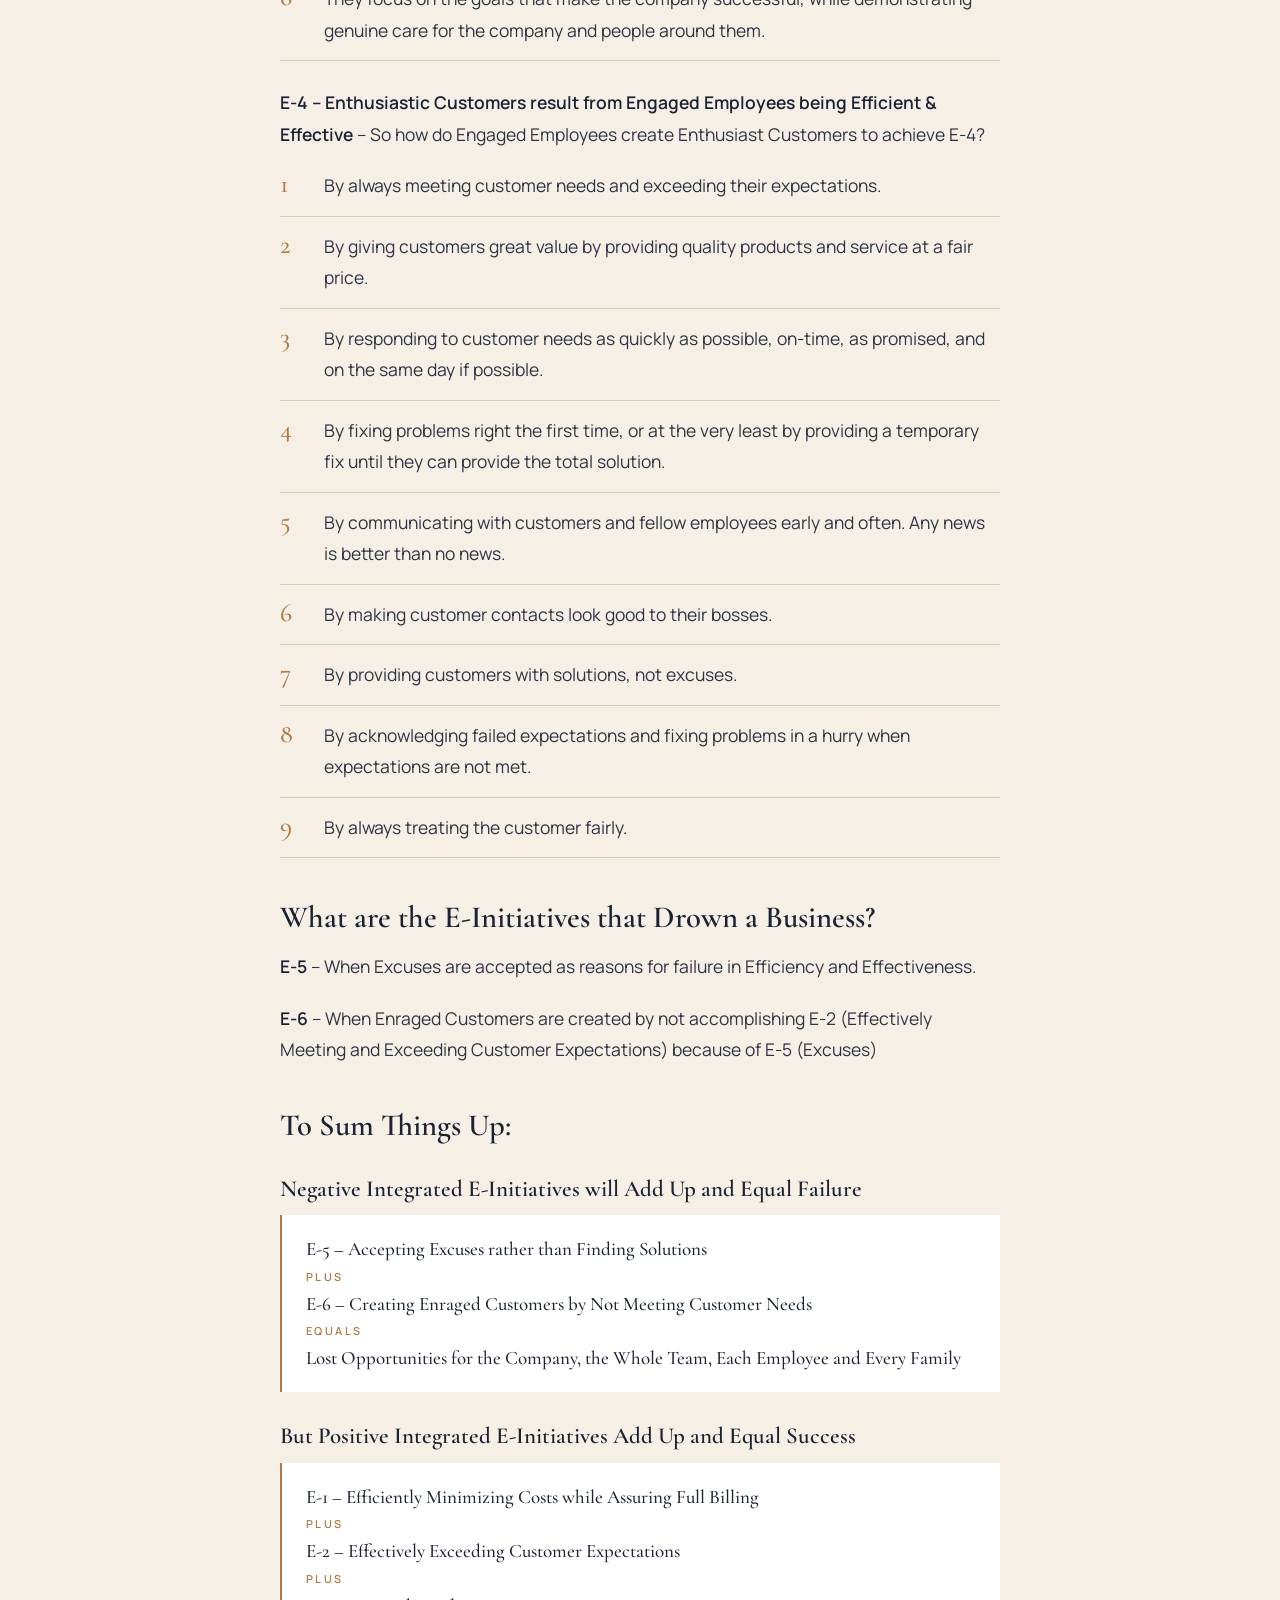
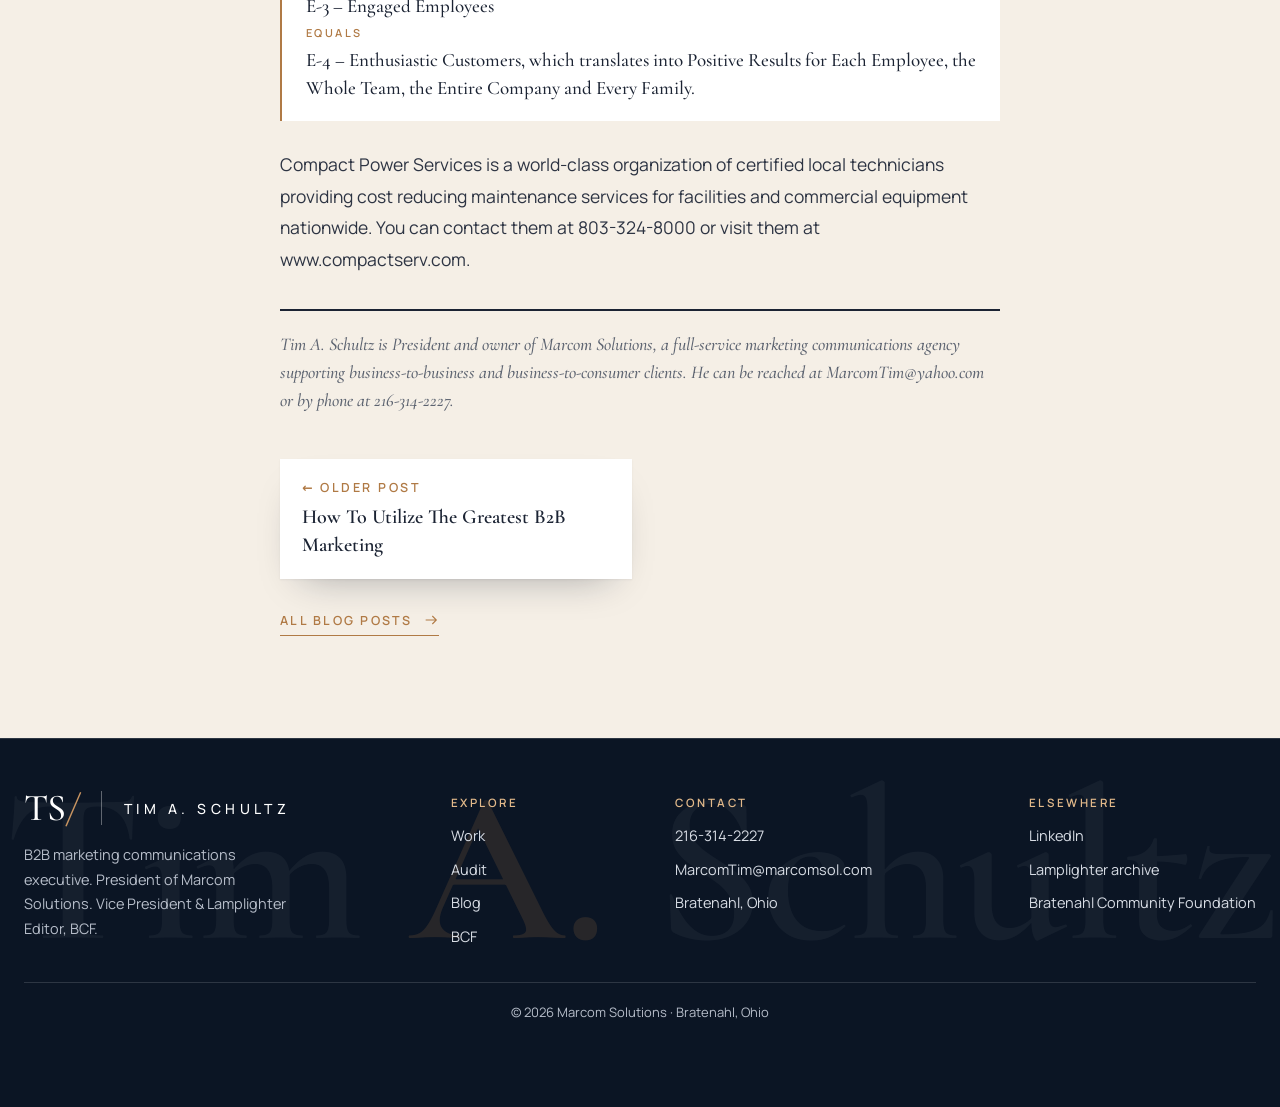
<file: post-e-initiatives.html>
<!DOCTYPE html>
<html lang="en"><head><meta charset="utf-8"><meta name="viewport" content="width=device-width, initial-scale=1, viewport-fit=cover">
<meta name="claude:viewport-fit-sides" content="cover">
<title>E-Initiatives That Can Drive Or Drown A Business · Tim Schultz Marcom Solutions</title><meta name="description" content="Tim A. Schultz: B2B marketing communications executive, President of Marcom Solutions, and Vice President &amp; Lamplighter Editor of the Bratenahl Community Foundation, Bratenahl, Ohio.">
<!-- DRAFT: remove the next line at launch so Google can list the site -->
<meta name="robots" content="noindex,nofollow">
<meta property="og:type" content="profile"><meta property="og:title" content="Tim A. Schultz"><meta property="og:description" content="Tim A. Schultz: B2B marketing communications executive, President of Marcom Solutions, and Vice President &amp; Lamplighter Editor of the Bratenahl Community Foundation, Bratenahl, Ohio."><meta name="theme-color" content="#0f1b2d">
<link rel="icon" href="assets/favicon.svg" type="image/svg+xml"><link rel="preload" href="assets/fonts/cormorant-garamond-latin-500-normal.woff2" as="font" type="font/woff2" crossorigin>
<link rel="stylesheet" href="assets/style.css"><script>document.documentElement.className+=' js'</script></head>
<body class="is-preview">
<a class="skip" href="#main">Skip to content</a>
<header class="hd" id="hd"><div class="wrap"><a class="brand" href="index.html" aria-label="Tim A. Schultz, home"><img class="mlogo" src="assets/img/marcom-logo-nc.png" alt="Marcom Solutions" width="346" height="170"></a>
<nav class="nav" aria-label="Main"><a href="index.html">Home</a><a href="about.html">About</a><a href="work.html">Work</a><a href="audit.html">Audit</a><a href="blog.html" class="on" aria-current="page">Blog</a><a href="bcf.html">BCF</a><a href="contact.html" class="box">Contact</a></nav><button class="mb" id="mb" type="button" aria-label="Menu" aria-expanded="false" aria-controls="mnav"><span></span><span></span></button></div><span class="prog" aria-hidden="true"></span></header>
<div class="mnav" id="mnav"><nav aria-label="Mobile"><a href="index.html">Home</a><a href="about.html">About</a><a href="work.html">Work</a><a href="audit.html">Audit</a><a href="blog.html" class=on>Blog</a><a href="bcf.html">BCF</a><a href="contact.html">Contact</a></nav><p>216-314-2227<br>MarcomTim@marcomsol.com</p></div>
<main id="main">
<section class="phead ph-post"><div class="sky"><img src="assets/img/strip-marcom.jpg" alt="" width="2400" height="1000"></div><div class="wrap">
<div class="crumb"><a href="index.html">Home</a> &nbsp;/&nbsp; <a href="blog.html">Blog</a> &nbsp;/&nbsp; Post</div><h1>E-Initiatives That Can Drive Or Drown A Business</h1><p>Jan 29, 2013 · By Tim A. Schultz</p><div class="rule"></div></div></section>
<section class="sec cream"><div class="wrap"><figure class="pfig"><span class="plate"><img src="assets/work/cnc-cover.jpg" alt="CNC — The First Intelligent Shape-Cutting Control, brochure cover by Tim A. Schultz" loading="lazy"></span><figcaption>From Tim’s portfolio: CNC — The First Intelligent Shape-Cutting Control (brochure cover)</figcaption></figure><article class="art rv"><p>On a recent business trip to a major trade show I had the pleasure of having dinner with the principles of Compact Power Services. Over the course of dinner, Bob Blaschke, company COO, shared his philosophy of what makes a company successful, what makes employees successful, and how a successful company relates to its customers. And while his business concerns power services for thermal cutting operations, his E-Initiatives translate equally well into any business or any customer situation. Consequently, I have taken Bob’s E-Initiative Power Point Presentation, modified it and re-written it so that it is more generic and can be applicable to almost any company.</p>
<p>Bob Blaschke defined four E-Initiatives that drive and grow business, two E-Initiatives that drown it, and then added up Integrated E-Initiatives for Failure, and more important for Success.</p>
<p><strong>E-1 - Efficiency in Processes, Procedures and Overall Operations</strong> – More specifically, this means maximizing revenue, minimizing costs, with the least amount of unbillable expenses, which in-turn assures invoices that cover all work performed. So how can your company and your employees accomplish E-1?</p>
<ol><li>By reducing travel and planning each trip with the least amount of travel expense. More specifically, it means clustering calls in the same area or on the same day, closing all calls at the same location on one trip, and sending the closest yet most qualified employee to answer and solve specific problems.</li><li>By maintaining the best balance in workload. That means reducing overtime by proper scheduling and planning ahead.</li><li>By maintaining correct call combinations, which means combining technical service with routine maintenance in one visit, which maximizes what any field service man can accomplish in any given day.</li><li>By sending the right people with proper training to do the right job.</li><li>By maintaining the right parts at the right place for the right cost, which means that field service always carries the right parts, that the warehouse never runs out of parts that are used monthly, and that shipping departments become proactive, minimizing costs while meeting required schedules.</li><li>And finally, with proper and complete billing, which means fully billing the customer according to the agreement and value of the service.</li></ol>
<p><strong>E-2 – Effectiveness in Meeting and Exceeding Customer Expectations</strong> – So how can your company and all your employees contribute to achieving E-2?</p>
<ol><li>By providing responsive service, getting to the customer as soon as possible, when you are required and on the same day if necessary.</li><li>By fixing the problem while they are there and minimizing unnecessary costs to the customer.</li><li>By getting the job done right the first time with quality people, who can apply past experience to current situations, who make every effort to not leave until the problem is solved, and who detail a job done right with quality documentation.</li><li>By maintaining a staff of the right people who will travel to the job with the right part for the right place, at the right time, and for the right cost.</li></ol>
<p><strong>E-3 – Engaged Employees are key to Enthusiastic Customers</strong> – Why are employees Key in achieving E-3 and what do they do?</p>
<ol><li>They trigger enthusiasm by performing their duties with fun and friendliness.</li><li>They work smarter and are always be willing to help.</li><li>They say what they are going to do and then do what they say</li><li>They are always ready, willing and able to learn something new.</li><li>They care about customers and never forget that their customers pay the bills.</li><li>They focus on the goals that make the company successful, while demonstrating genuine care for the company and people around them.</li></ol>
<p><strong>E-4 – Enthusiastic Customers result from Engaged Employees being Efficient &amp; Effective</strong> – So how do Engaged Employees create Enthusiast Customers to achieve E-4?</p>
<ol><li>By always meeting customer needs and exceeding their expectations.</li><li>By giving customers great value by providing quality products and service at a fair price.</li><li>By responding to customer needs as quickly as possible, on-time, as promised, and on the same day if possible.</li><li>By fixing problems right the first time, or at the very least by providing a temporary fix until they can provide the total solution.</li><li>By communicating with customers and fellow employees early and often. Any news is better than no news.</li><li>By making customer contacts look good to their bosses.</li><li>By providing customers with solutions, not excuses.</li><li>By acknowledging failed expectations and fixing problems in a hurry when expectations are not met.</li><li>By always treating the customer fairly.</li></ol>
<h2>What are the E-Initiatives that Drown a Business?</h2>
<p><strong>E-5</strong> – When Excuses are accepted as reasons for failure in Efficiency and Effectiveness.</p>
<p><strong>E-6</strong> – When Enraged Customers are created by not accomplishing E-2 (Effectively Meeting and Exceeding Customer Expectations) because of E-5 (Excuses)</p>
<h2>To Sum Things Up:</h2>
<h3>Negative Integrated E-Initiatives will Add Up and Equal Failure</h3>
<div class="eq"><p>E-5 – Accepting Excuses rather than Finding Solutions</p><p class=op>Plus</p><p>E-6 – Creating Enraged Customers by Not Meeting Customer Needs</p><p class=op>Equals</p><p>Lost Opportunities for the Company, the Whole Team, Each Employee and Every Family</p></div>
<h3>But Positive Integrated E-Initiatives Add Up and Equal Success</h3>
<div class="eq"><p>E-1 – Efficiently Minimizing Costs while Assuring Full Billing</p><p class=op>Plus</p><p>E-2 – Effectively Exceeding Customer Expectations</p><p class=op>Plus</p><p>E-3 – Engaged Employees</p><p class=op>Equals</p><p>E-4 – Enthusiastic Customers, which translates into Positive Results for Each Employee, the Whole Team, the Entire Company and Every Family.</p></div>
<p>Compact Power Services is a world-class organization of certified local technicians providing cost reducing maintenance services for facilities and commercial equipment nationwide. You can contact them at 803-324-8000 or visit them at www.compactserv.com.</p>
<p class="note">Tim A. Schultz is President and owner of Marcom Solutions, a full-service marketing communications agency supporting business-to-business and business-to-consumer clients. He can be reached at MarcomTim@yahoo.com or by phone at 216-314-2227.</p></article><nav class="pnav" aria-label="More posts"><a class="older" href="post-greatest-b2b-marketing.html"><span class="caps">← Older post</span><b>How To Utilize The Greatest B2B Marketing</b></a><span></span></nav><p class="back"><a class="tl-link" href="blog.html">All blog posts<svg viewBox="0 0 24 24" aria-hidden="true"><path d="M4 12h15M14 6l6 6-6 6"/></svg></a></p></div></section>
</main>
<footer class="foot"><div class="wrap"><div class="top">
<div><a class="brand" href="index.html"><span class="mono">TS<span class="sl">/</span></span><span class="bar"></span><span class="nm">Tim A. Schultz</span></a><p>B2B marketing communications executive. President of Marcom Solutions. Vice President &amp; Lamplighter Editor, BCF.</p></div>
<div><h4>Explore</h4><ul><li><a href="work.html">Work</a></li><li><a href="audit.html">Audit</a></li><li><a href="blog.html">Blog</a></li><li><a href="bcf.html">BCF</a></li></ul></div>
<div><h4>Contact</h4><ul><li><a href="tel:+12163142227">216-314-2227</a></li><li><a href="mailto:MarcomTim@marcomsol.com">MarcomTim@marcomsol.com</a></li><li>Bratenahl, Ohio</li></ul></div>
<div><h4>Elsewhere</h4><ul><li><a href="https://www.linkedin.com/in/timaschultz/" target="_blank" rel="noopener">LinkedIn</a></li><li><a href="https://bratenahlcf.org/lamplight-magazine/" target="_blank" rel="noopener">Lamplighter archive</a></li><li><a href="https://bratenahlcf.org/" target="_blank" rel="noopener">Bratenahl Community Foundation</a></li></ul></div>
<span class="fname" aria-hidden="true">Tim <em>A.</em> Schultz</span></div><div class="bot"><span>© <span data-year>2026</span> Marcom Solutions · Bratenahl, Ohio</span></div></div></footer>
<button class="totop" id="totop" type="button" aria-label="Back to top"><svg viewBox="0 0 24 24" aria-hidden="true"><path d="M12 19V5M6 11l6-6 6 6"/></svg></button>
<div class="preview-bar" role="note">Design preview for review only. This is not Tim A. Schultz’s official website.</div>
<script src="assets/site.js" defer></script>
</body></html>
</file>
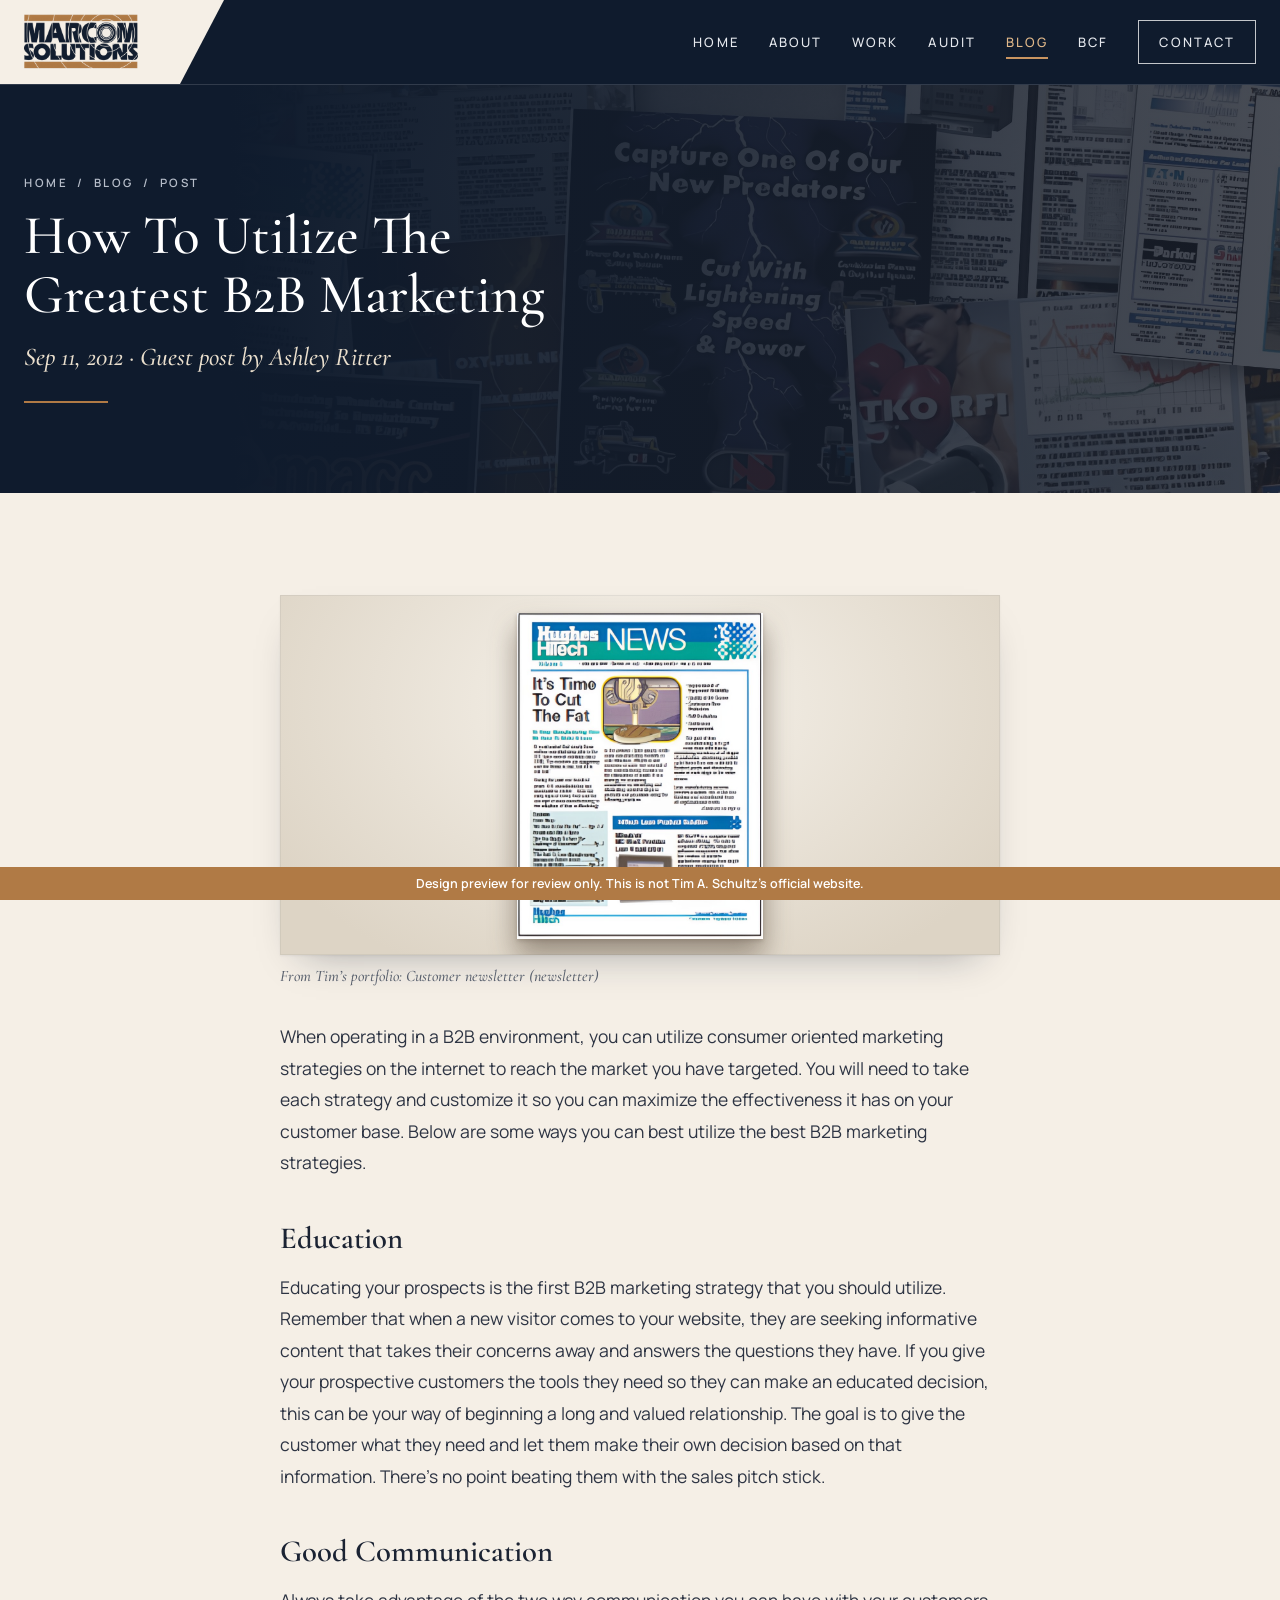
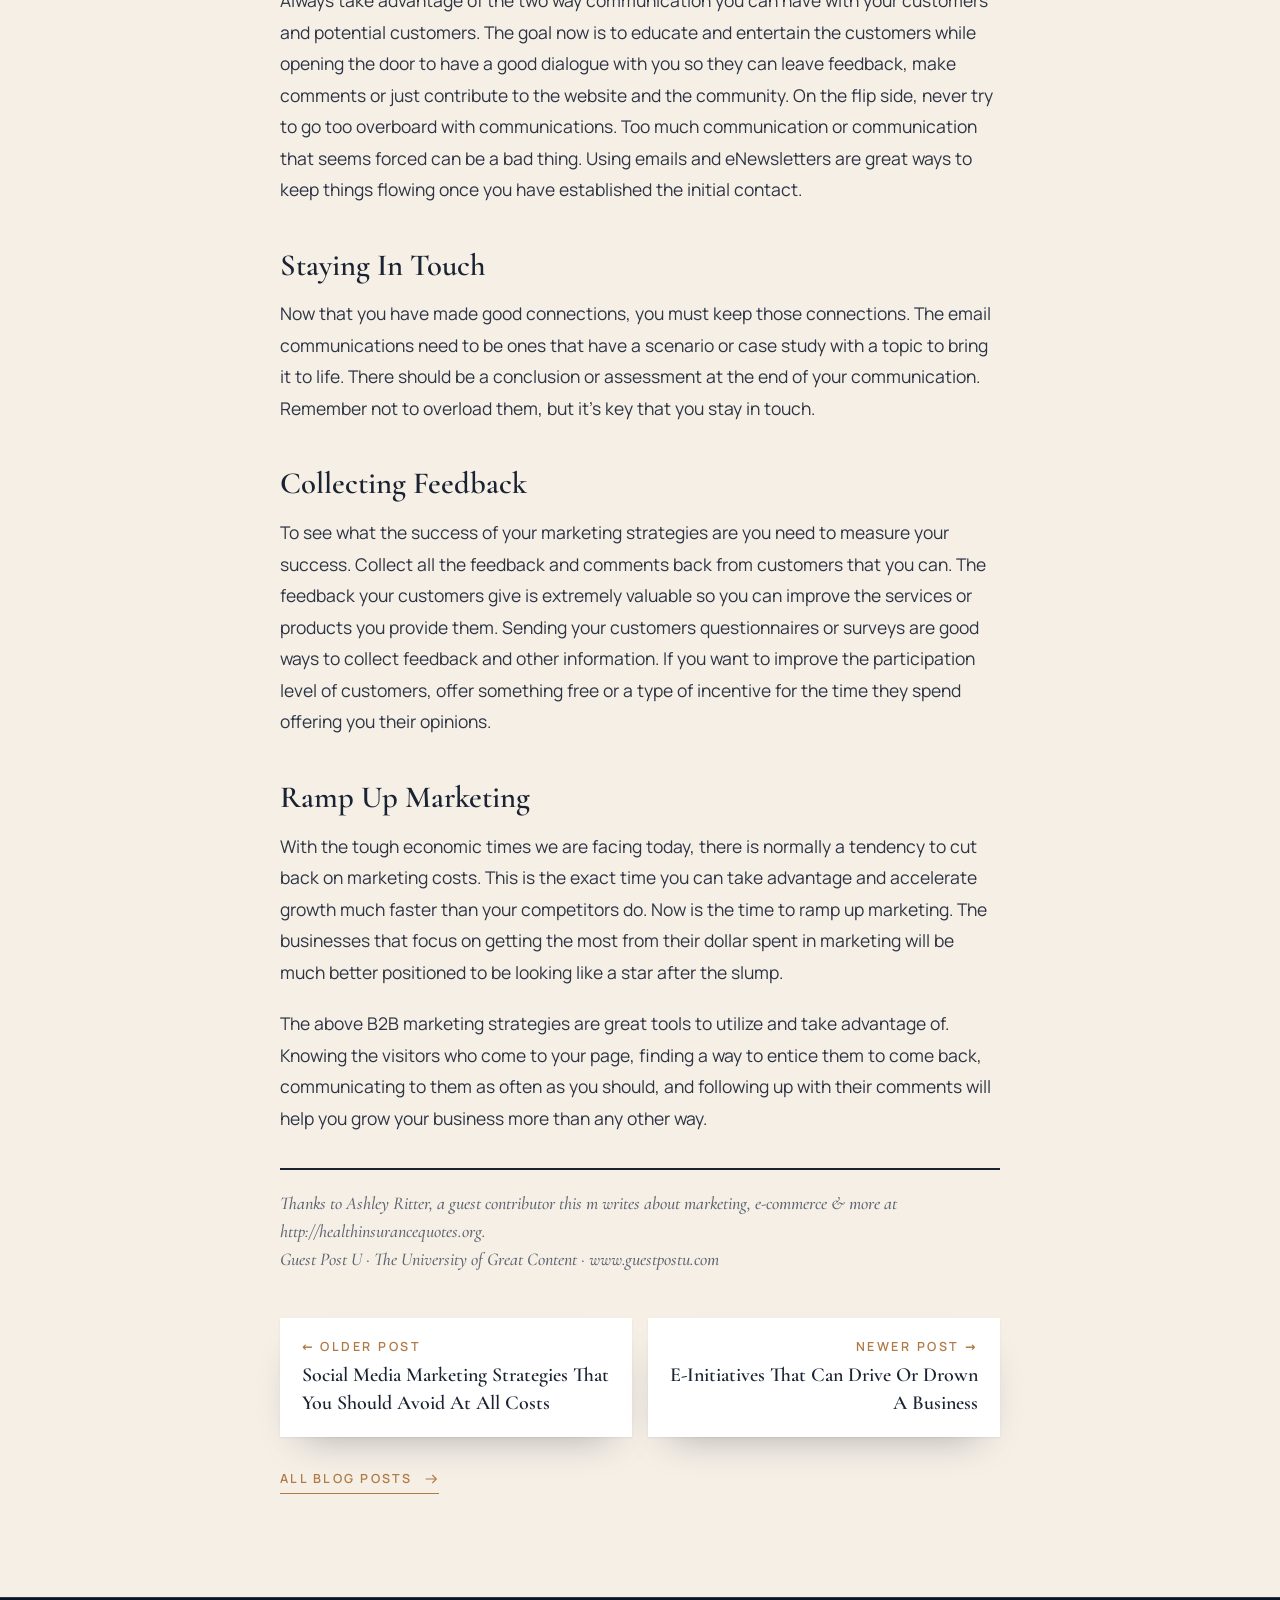
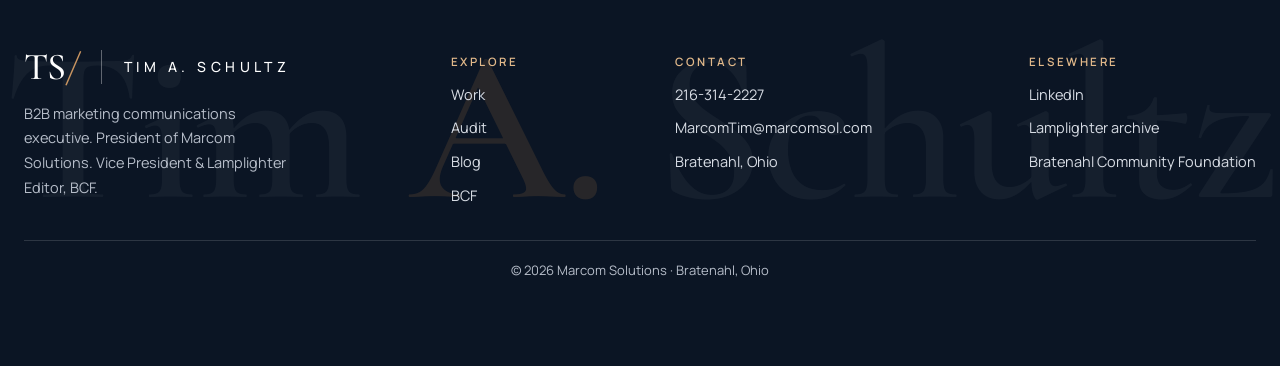
<file: post-greatest-b2b-marketing.html>
<!DOCTYPE html>
<html lang="en"><head><meta charset="utf-8"><meta name="viewport" content="width=device-width, initial-scale=1, viewport-fit=cover">
<meta name="claude:viewport-fit-sides" content="cover">
<title>How To Utilize The Greatest B2B Marketing · Tim Schultz Marcom Solutions</title><meta name="description" content="Tim A. Schultz: B2B marketing communications executive, President of Marcom Solutions, and Vice President &amp; Lamplighter Editor of the Bratenahl Community Foundation, Bratenahl, Ohio.">
<!-- DRAFT: remove the next line at launch so Google can list the site -->
<meta name="robots" content="noindex,nofollow">
<meta property="og:type" content="profile"><meta property="og:title" content="Tim A. Schultz"><meta property="og:description" content="Tim A. Schultz: B2B marketing communications executive, President of Marcom Solutions, and Vice President &amp; Lamplighter Editor of the Bratenahl Community Foundation, Bratenahl, Ohio."><meta name="theme-color" content="#0f1b2d">
<link rel="icon" href="assets/favicon.svg" type="image/svg+xml"><link rel="preload" href="assets/fonts/cormorant-garamond-latin-500-normal.woff2" as="font" type="font/woff2" crossorigin>
<link rel="stylesheet" href="assets/style.css"><script>document.documentElement.className+=' js'</script></head>
<body class="is-preview">
<a class="skip" href="#main">Skip to content</a>
<header class="hd" id="hd"><div class="wrap"><a class="brand" href="index.html" aria-label="Tim A. Schultz, home"><img class="mlogo" src="assets/img/marcom-logo-nc.png" alt="Marcom Solutions" width="346" height="170"></a>
<nav class="nav" aria-label="Main"><a href="index.html">Home</a><a href="about.html">About</a><a href="work.html">Work</a><a href="audit.html">Audit</a><a href="blog.html" class="on" aria-current="page">Blog</a><a href="bcf.html">BCF</a><a href="contact.html" class="box">Contact</a></nav><button class="mb" id="mb" type="button" aria-label="Menu" aria-expanded="false" aria-controls="mnav"><span></span><span></span></button></div><span class="prog" aria-hidden="true"></span></header>
<div class="mnav" id="mnav"><nav aria-label="Mobile"><a href="index.html">Home</a><a href="about.html">About</a><a href="work.html">Work</a><a href="audit.html">Audit</a><a href="blog.html" class=on>Blog</a><a href="bcf.html">BCF</a><a href="contact.html">Contact</a></nav><p>216-314-2227<br>MarcomTim@marcomsol.com</p></div>
<main id="main">
<section class="phead ph-post"><div class="sky"><img src="assets/img/strip-marcom.jpg" alt="" width="2400" height="1000"></div><div class="wrap">
<div class="crumb"><a href="index.html">Home</a> &nbsp;/&nbsp; <a href="blog.html">Blog</a> &nbsp;/&nbsp; Post</div><h1>How To Utilize The Greatest B2B Marketing</h1><p>Sep 11, 2012 · Guest post by Ashley Ritter</p><div class="rule"></div></div></section>
<section class="sec cream"><div class="wrap"><figure class="pfig"><span class="plate"><img src="assets/work/newsletter.jpg" alt="Customer newsletter, newsletter by Tim A. Schultz" loading="lazy"></span><figcaption>From Tim’s portfolio: Customer newsletter (newsletter)</figcaption></figure><article class="art rv"><p>When operating in a B2B environment, you can utilize consumer oriented marketing strategies on the internet to reach the market you have targeted. You will need to take each strategy and customize it so you can maximize the effectiveness it has on your customer base. Below are some ways you can best utilize the best B2B marketing strategies.</p>
<h2>Education</h2>
<p>Educating your prospects is the first B2B marketing strategy that you should utilize. Remember that when a new visitor comes to your website, they are seeking informative content that takes their concerns away and answers the questions they have. If you give your prospective customers the tools they need so they can make an educated decision, this can be your way of beginning a long and valued relationship. The goal is to give the customer what they need and let them make their own decision based on that information. There’s no point beating them with the sales pitch stick.</p>
<h2>Good Communication</h2>
<p>Always take advantage of the two way communication you can have with your customers and potential customers. The goal now is to educate and entertain the customers while opening the door to have a good dialogue with you so they can leave feedback, make comments or just contribute to the website and the community. On the flip side, never try to go too overboard with communications. Too much communication or communication that seems forced can be a bad thing. Using emails and eNewsletters are great ways to keep things flowing once you have established the initial contact.</p>
<h2>Staying In Touch</h2>
<p>Now that you have made good connections, you must keep those connections. The email communications need to be ones that have a scenario or case study with a topic to bring it to life. There should be a conclusion or assessment at the end of your communication. Remember not to overload them, but it’s key that you stay in touch.</p>
<h2>Collecting Feedback</h2>
<p>To see what the success of your marketing strategies are you need to measure your success. Collect all the feedback and comments back from customers that you can. The feedback your customers give is extremely valuable so you can improve the services or products you provide them. Sending your customers questionnaires or surveys are good ways to collect feedback and other information. If you want to improve the participation level of customers, offer something free or a type of incentive for the time they spend offering you their opinions.</p>
<h2>Ramp Up Marketing</h2>
<p>With the tough economic times we are facing today, there is normally a tendency to cut back on marketing costs. This is the exact time you can take advantage and accelerate growth much faster than your competitors do. Now is the time to ramp up marketing. The businesses that focus on getting the most from their dollar spent in marketing will be much better positioned to be looking like a star after the slump.</p>
<p>The above B2B marketing strategies are great tools to utilize and take advantage of. Knowing the visitors who come to your page, finding a way to entice them to come back, communicating to them as often as you should, and following up with their comments will help you grow your business more than any other way.</p>
<p class="note">Thanks to Ashley Ritter, a guest contributor this m writes about marketing, e-commerce &amp; more at http://healthinsurancequotes.org.<br>Guest Post U · The University of Great Content · www.guestpostu.com</p></article><nav class="pnav" aria-label="More posts"><a class="older" href="post-social-media-mistakes.html"><span class="caps">← Older post</span><b>Social Media Marketing Strategies That You Should Avoid At All Costs</b></a><a class="newer" href="post-e-initiatives.html"><span class="caps">Newer post →</span><b>E-Initiatives That Can Drive Or Drown A Business</b></a></nav><p class="back"><a class="tl-link" href="blog.html">All blog posts<svg viewBox="0 0 24 24" aria-hidden="true"><path d="M4 12h15M14 6l6 6-6 6"/></svg></a></p></div></section>
</main>
<footer class="foot"><div class="wrap"><div class="top">
<div><a class="brand" href="index.html"><span class="mono">TS<span class="sl">/</span></span><span class="bar"></span><span class="nm">Tim A. Schultz</span></a><p>B2B marketing communications executive. President of Marcom Solutions. Vice President &amp; Lamplighter Editor, BCF.</p></div>
<div><h4>Explore</h4><ul><li><a href="work.html">Work</a></li><li><a href="audit.html">Audit</a></li><li><a href="blog.html">Blog</a></li><li><a href="bcf.html">BCF</a></li></ul></div>
<div><h4>Contact</h4><ul><li><a href="tel:+12163142227">216-314-2227</a></li><li><a href="mailto:MarcomTim@marcomsol.com">MarcomTim@marcomsol.com</a></li><li>Bratenahl, Ohio</li></ul></div>
<div><h4>Elsewhere</h4><ul><li><a href="https://www.linkedin.com/in/timaschultz/" target="_blank" rel="noopener">LinkedIn</a></li><li><a href="https://bratenahlcf.org/lamplight-magazine/" target="_blank" rel="noopener">Lamplighter archive</a></li><li><a href="https://bratenahlcf.org/" target="_blank" rel="noopener">Bratenahl Community Foundation</a></li></ul></div>
<span class="fname" aria-hidden="true">Tim <em>A.</em> Schultz</span></div><div class="bot"><span>© <span data-year>2026</span> Marcom Solutions · Bratenahl, Ohio</span></div></div></footer>
<button class="totop" id="totop" type="button" aria-label="Back to top"><svg viewBox="0 0 24 24" aria-hidden="true"><path d="M12 19V5M6 11l6-6 6 6"/></svg></button>
<div class="preview-bar" role="note">Design preview for review only. This is not Tim A. Schultz’s official website.</div>
<script src="assets/site.js" defer></script>
</body></html>
</file>
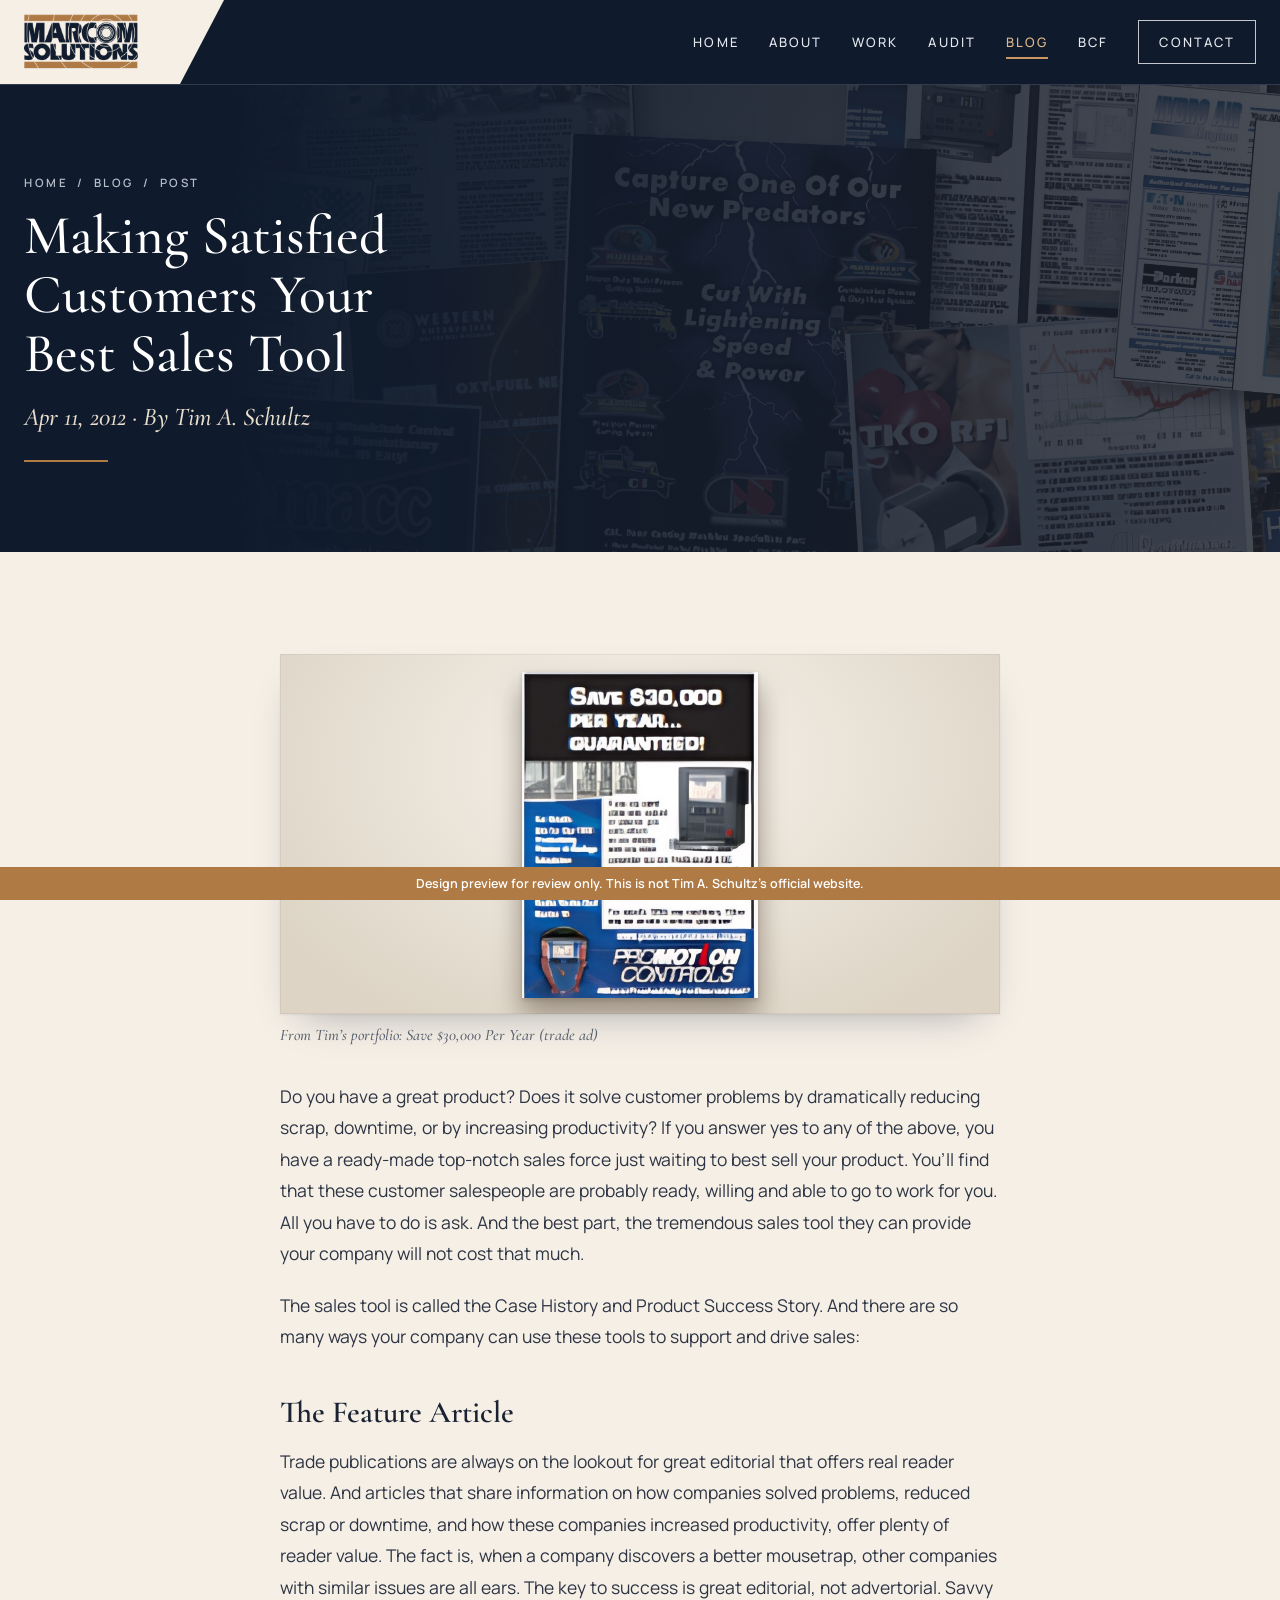
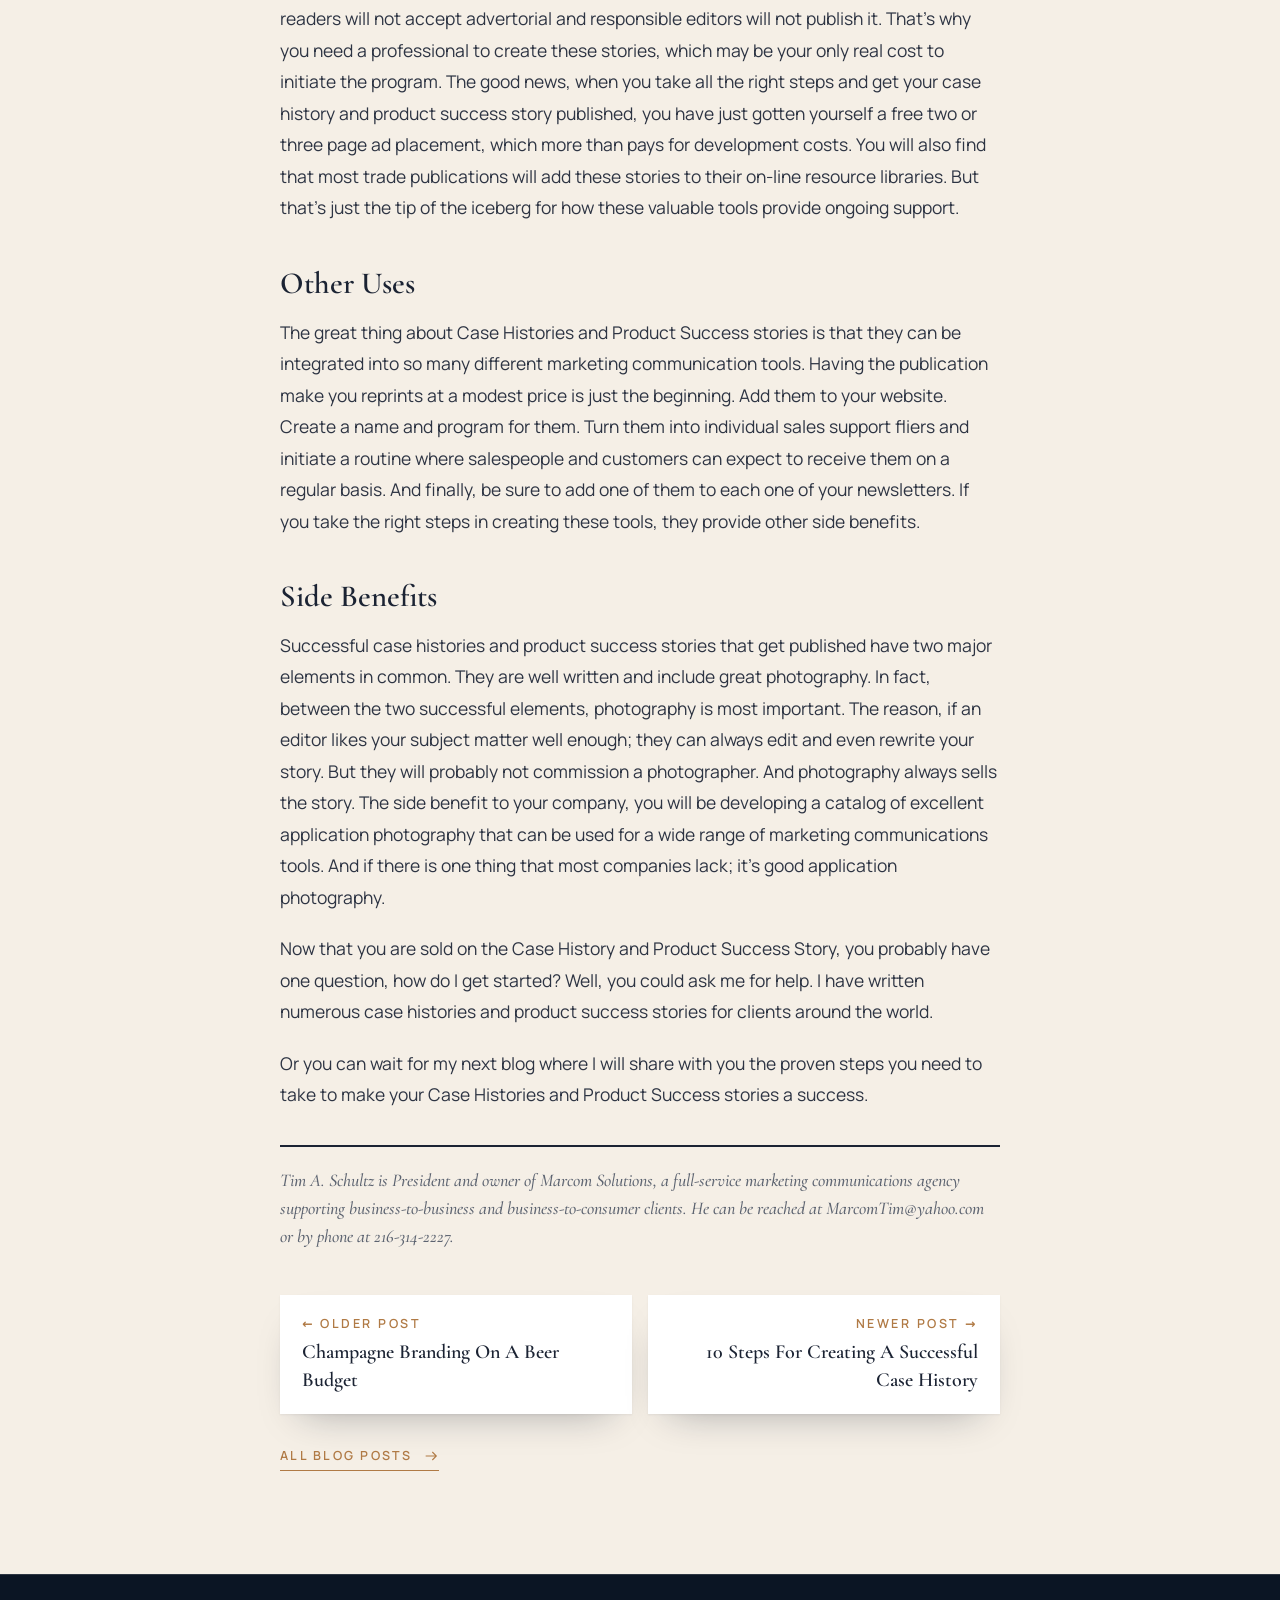
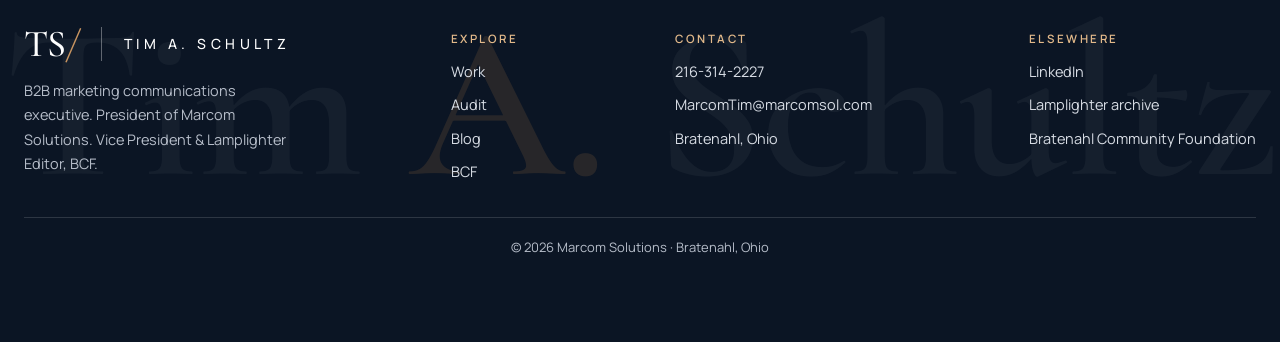
<file: post-satisfied-customers.html>
<!DOCTYPE html>
<html lang="en"><head><meta charset="utf-8"><meta name="viewport" content="width=device-width, initial-scale=1, viewport-fit=cover">
<meta name="claude:viewport-fit-sides" content="cover">
<title>Making Satisfied Customers Your Best Sales Tool · Tim Schultz Marcom Solutions</title><meta name="description" content="Tim A. Schultz: B2B marketing communications executive, President of Marcom Solutions, and Vice President &amp; Lamplighter Editor of the Bratenahl Community Foundation, Bratenahl, Ohio.">
<!-- DRAFT: remove the next line at launch so Google can list the site -->
<meta name="robots" content="noindex,nofollow">
<meta property="og:type" content="profile"><meta property="og:title" content="Tim A. Schultz"><meta property="og:description" content="Tim A. Schultz: B2B marketing communications executive, President of Marcom Solutions, and Vice President &amp; Lamplighter Editor of the Bratenahl Community Foundation, Bratenahl, Ohio."><meta name="theme-color" content="#0f1b2d">
<link rel="icon" href="assets/favicon.svg" type="image/svg+xml"><link rel="preload" href="assets/fonts/cormorant-garamond-latin-500-normal.woff2" as="font" type="font/woff2" crossorigin>
<link rel="stylesheet" href="assets/style.css"><script>document.documentElement.className+=' js'</script></head>
<body class="is-preview">
<a class="skip" href="#main">Skip to content</a>
<header class="hd" id="hd"><div class="wrap"><a class="brand" href="index.html" aria-label="Tim A. Schultz, home"><img class="mlogo" src="assets/img/marcom-logo-nc.png" alt="Marcom Solutions" width="346" height="170"></a>
<nav class="nav" aria-label="Main"><a href="index.html">Home</a><a href="about.html">About</a><a href="work.html">Work</a><a href="audit.html">Audit</a><a href="blog.html" class="on" aria-current="page">Blog</a><a href="bcf.html">BCF</a><a href="contact.html" class="box">Contact</a></nav><button class="mb" id="mb" type="button" aria-label="Menu" aria-expanded="false" aria-controls="mnav"><span></span><span></span></button></div><span class="prog" aria-hidden="true"></span></header>
<div class="mnav" id="mnav"><nav aria-label="Mobile"><a href="index.html">Home</a><a href="about.html">About</a><a href="work.html">Work</a><a href="audit.html">Audit</a><a href="blog.html" class=on>Blog</a><a href="bcf.html">BCF</a><a href="contact.html">Contact</a></nav><p>216-314-2227<br>MarcomTim@marcomsol.com</p></div>
<main id="main">
<section class="phead ph-post"><div class="sky"><img src="assets/img/strip-marcom.jpg" alt="" width="2400" height="1000"></div><div class="wrap">
<div class="crumb"><a href="index.html">Home</a> &nbsp;/&nbsp; <a href="blog.html">Blog</a> &nbsp;/&nbsp; Post</div><h1>Making Satisfied Customers Your Best Sales Tool</h1><p>Apr 11, 2012 · By Tim A. Schultz</p><div class="rule"></div></div></section>
<section class="sec cream"><div class="wrap"><figure class="pfig"><span class="plate"><img src="assets/work/save-30000.jpg" alt="Save $30,000 Per Year, trade ad by Tim A. Schultz" loading="lazy"></span><figcaption>From Tim’s portfolio: Save $30,000 Per Year (trade ad)</figcaption></figure><article class="art rv"><p>Do you have a great product? Does it solve customer problems by dramatically reducing scrap, downtime, or by increasing productivity? If you answer yes to any of the above, you have a ready-made top-notch sales force just waiting to best sell your product. You’ll find that these customer salespeople are probably ready, willing and able to go to work for you. All you have to do is ask. And the best part, the tremendous sales tool they can provide your company will not cost that much.</p>
<p>The sales tool is called the Case History and Product Success Story. And there are so many ways your company can use these tools to support and drive sales:</p>
<h2>The Feature Article</h2>
<p>Trade publications are always on the lookout for great editorial that offers real reader value. And articles that share information on how companies solved problems, reduced scrap or downtime, and how these companies increased productivity, offer plenty of reader value. The fact is, when a company discovers a better mousetrap, other companies with similar issues are all ears. The key to success is great editorial, not advertorial. Savvy readers will not accept advertorial and responsible editors will not publish it. That’s why you need a professional to create these stories, which may be your only real cost to initiate the program. The good news, when you take all the right steps and get your case history and product success story published, you have just gotten yourself a free two or three page ad placement, which more than pays for development costs. You will also find that most trade publications will add these stories to their on-line resource libraries. But that’s just the tip of the iceberg for how these valuable tools provide ongoing support.</p>
<h2>Other Uses</h2>
<p>The great thing about Case Histories and Product Success stories is that they can be integrated into so many different marketing communication tools. Having the publication make you reprints at a modest price is just the beginning. Add them to your website. Create a name and program for them. Turn them into individual sales support fliers and initiate a routine where salespeople and customers can expect to receive them on a regular basis. And finally, be sure to add one of them to each one of your newsletters. If you take the right steps in creating these tools, they provide other side benefits.</p>
<h2>Side Benefits</h2>
<p>Successful case histories and product success stories that get published have two major elements in common. They are well written and include great photography. In fact, between the two successful elements, photography is most important. The reason, if an editor likes your subject matter well enough; they can always edit and even rewrite your story. But they will probably not commission a photographer. And photography always sells the story. The side benefit to your company, you will be developing a catalog of excellent application photography that can be used for a wide range of marketing communications tools. And if there is one thing that most companies lack; it’s good application photography.</p>
<p>Now that you are sold on the Case History and Product Success Story, you probably have one question, how do I get started? Well, you could ask me for help. I have written numerous case histories and product success stories for clients around the world.</p>
<p>Or you can wait for my next blog where I will share with you the proven steps you need to take to make your Case Histories and Product Success stories a success.</p>
<p class="note">Tim A. Schultz is President and owner of Marcom Solutions, a full-service marketing communications agency supporting business-to-business and business-to-consumer clients. He can be reached at MarcomTim@yahoo.com or by phone at 216-314-2227.</p></article><nav class="pnav" aria-label="More posts"><a class="older" href="post-champagne-branding.html"><span class="caps">← Older post</span><b>Champagne Branding On A Beer Budget</b></a><a class="newer" href="post-case-history-10-steps.html"><span class="caps">Newer post →</span><b>10 Steps For Creating A Successful Case History</b></a></nav><p class="back"><a class="tl-link" href="blog.html">All blog posts<svg viewBox="0 0 24 24" aria-hidden="true"><path d="M4 12h15M14 6l6 6-6 6"/></svg></a></p></div></section>
</main>
<footer class="foot"><div class="wrap"><div class="top">
<div><a class="brand" href="index.html"><span class="mono">TS<span class="sl">/</span></span><span class="bar"></span><span class="nm">Tim A. Schultz</span></a><p>B2B marketing communications executive. President of Marcom Solutions. Vice President &amp; Lamplighter Editor, BCF.</p></div>
<div><h4>Explore</h4><ul><li><a href="work.html">Work</a></li><li><a href="audit.html">Audit</a></li><li><a href="blog.html">Blog</a></li><li><a href="bcf.html">BCF</a></li></ul></div>
<div><h4>Contact</h4><ul><li><a href="tel:+12163142227">216-314-2227</a></li><li><a href="mailto:MarcomTim@marcomsol.com">MarcomTim@marcomsol.com</a></li><li>Bratenahl, Ohio</li></ul></div>
<div><h4>Elsewhere</h4><ul><li><a href="https://www.linkedin.com/in/timaschultz/" target="_blank" rel="noopener">LinkedIn</a></li><li><a href="https://bratenahlcf.org/lamplight-magazine/" target="_blank" rel="noopener">Lamplighter archive</a></li><li><a href="https://bratenahlcf.org/" target="_blank" rel="noopener">Bratenahl Community Foundation</a></li></ul></div>
<span class="fname" aria-hidden="true">Tim <em>A.</em> Schultz</span></div><div class="bot"><span>© <span data-year>2026</span> Marcom Solutions · Bratenahl, Ohio</span></div></div></footer>
<button class="totop" id="totop" type="button" aria-label="Back to top"><svg viewBox="0 0 24 24" aria-hidden="true"><path d="M12 19V5M6 11l6-6 6 6"/></svg></button>
<div class="preview-bar" role="note">Design preview for review only. This is not Tim A. Schultz’s official website.</div>
<script src="assets/site.js" defer></script>
</body></html>
</file>
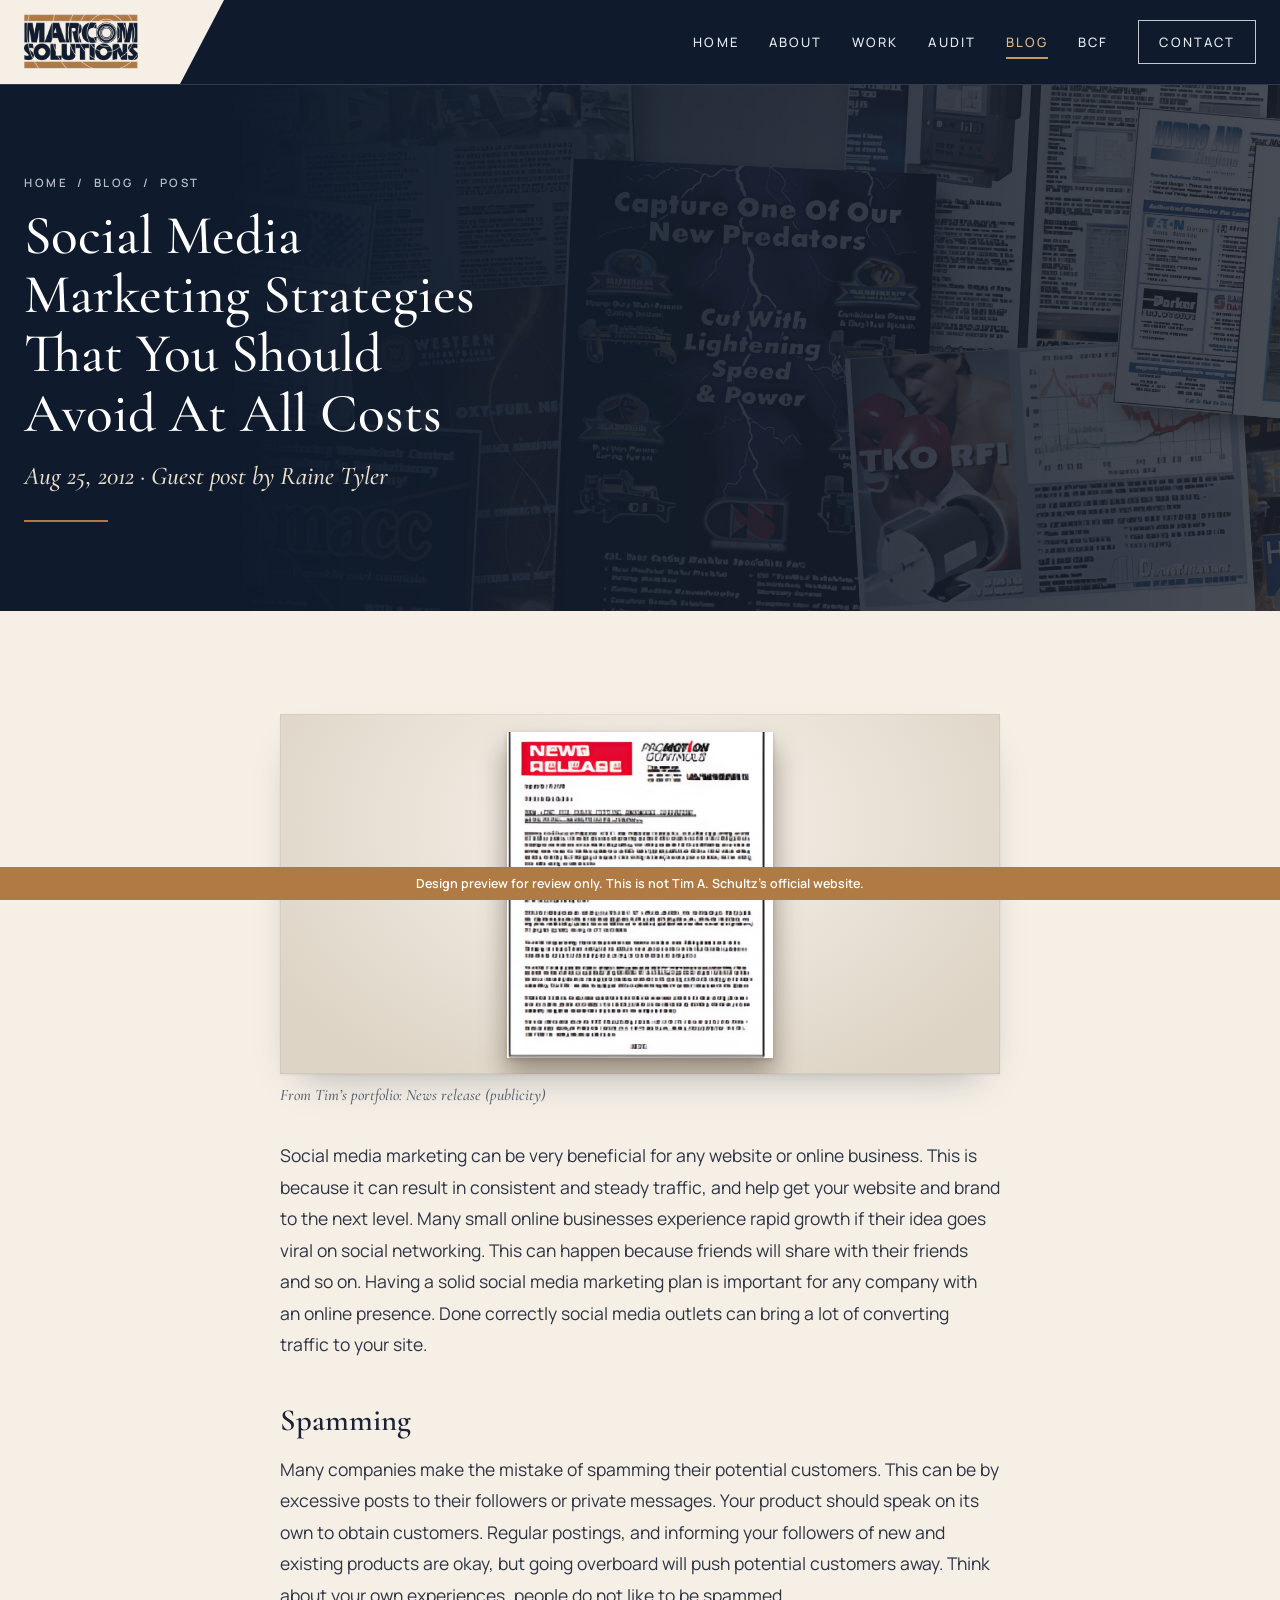
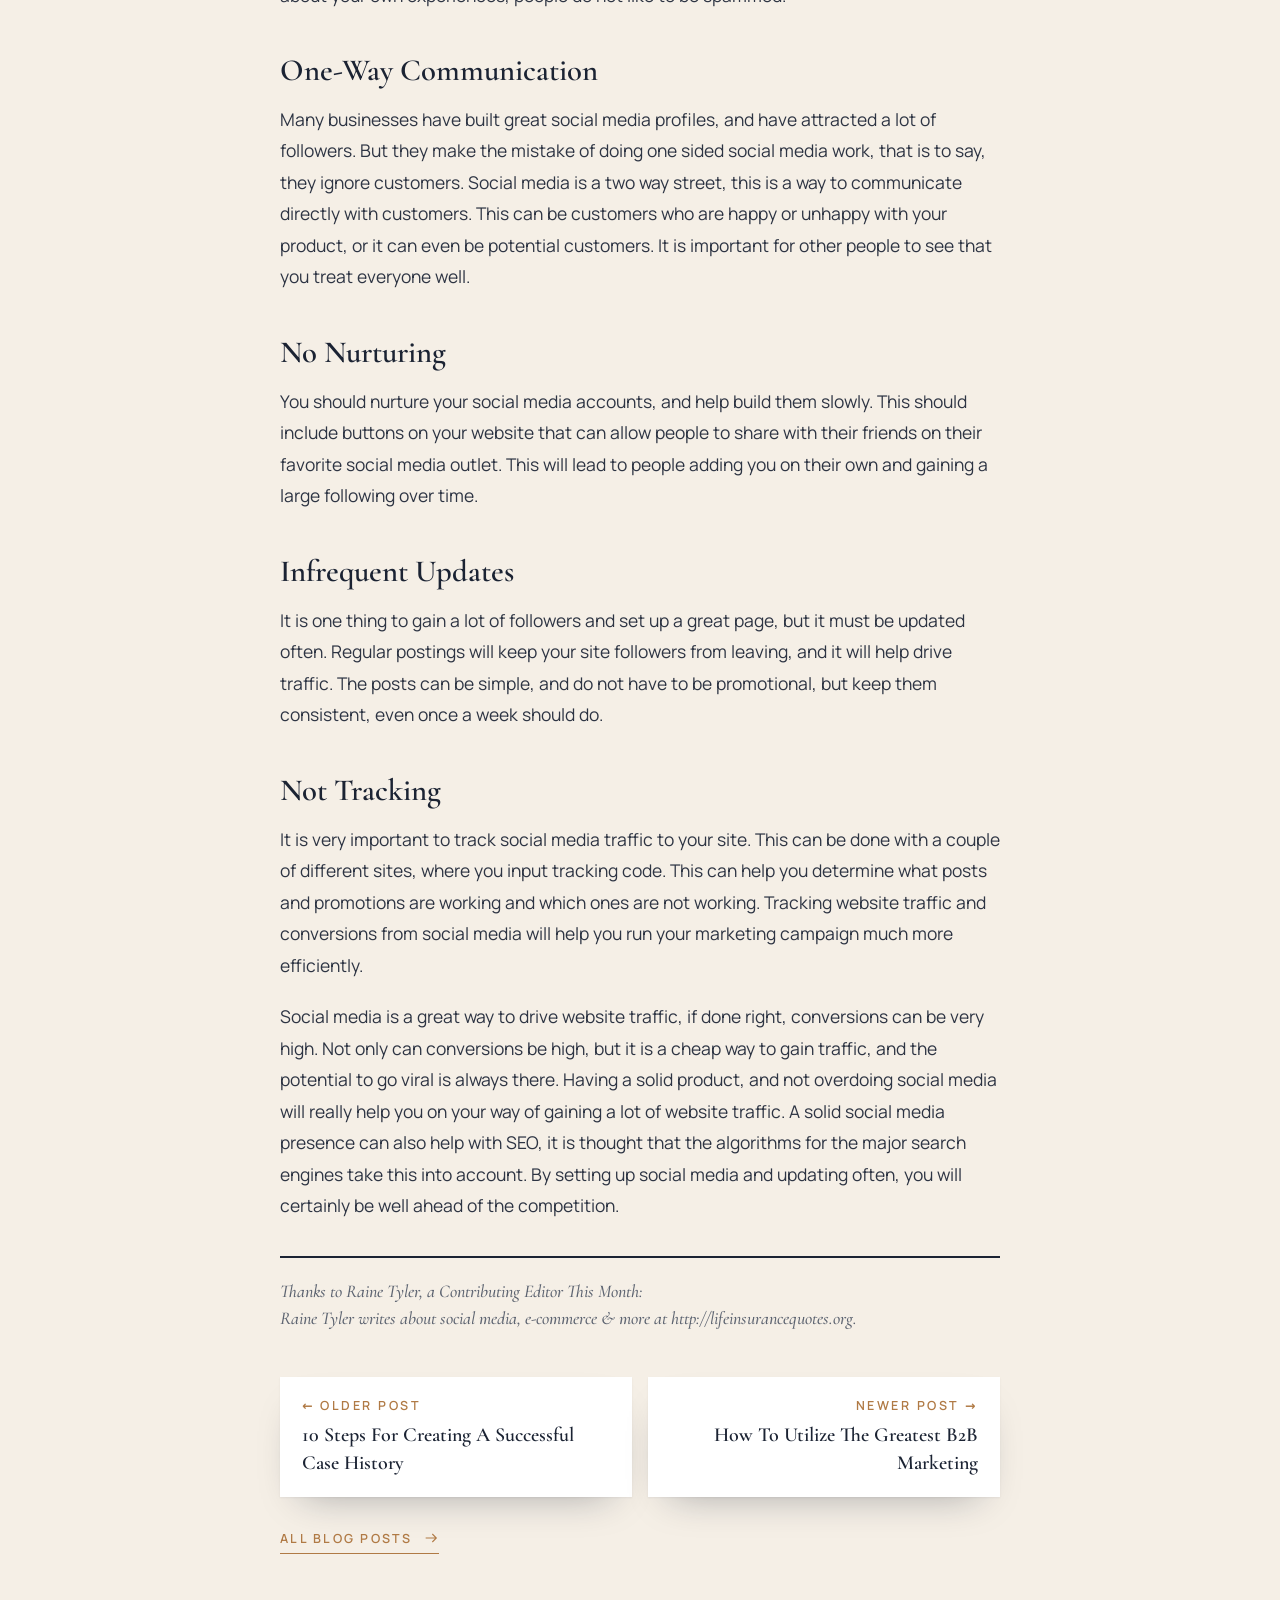
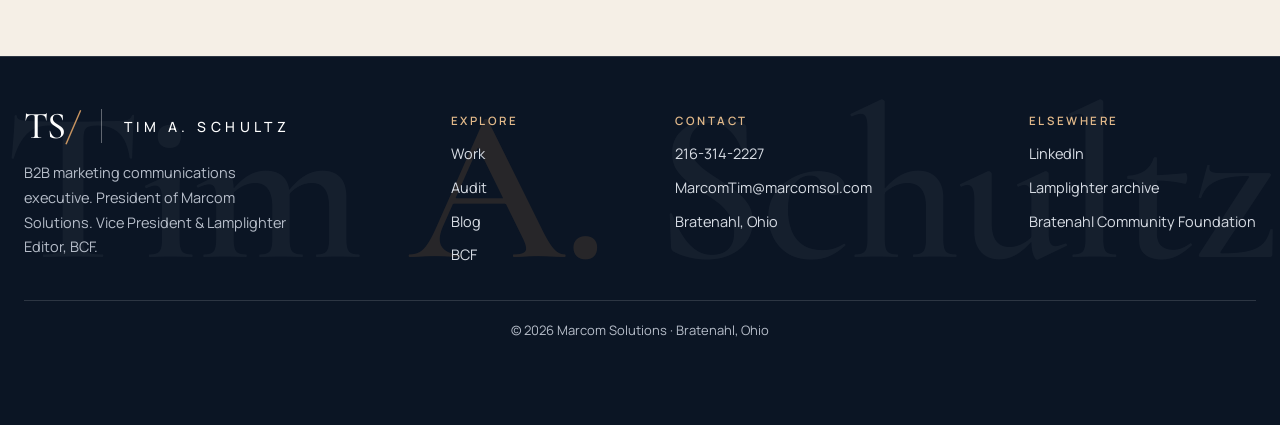
<file: post-social-media-mistakes.html>
<!DOCTYPE html>
<html lang="en"><head><meta charset="utf-8"><meta name="viewport" content="width=device-width, initial-scale=1, viewport-fit=cover">
<meta name="claude:viewport-fit-sides" content="cover">
<title>Social Media Marketing Strategies That You Should Avoid At All Costs · Tim Schultz Marcom Solutions</title><meta name="description" content="Tim A. Schultz: B2B marketing communications executive, President of Marcom Solutions, and Vice President &amp; Lamplighter Editor of the Bratenahl Community Foundation, Bratenahl, Ohio.">
<!-- DRAFT: remove the next line at launch so Google can list the site -->
<meta name="robots" content="noindex,nofollow">
<meta property="og:type" content="profile"><meta property="og:title" content="Tim A. Schultz"><meta property="og:description" content="Tim A. Schultz: B2B marketing communications executive, President of Marcom Solutions, and Vice President &amp; Lamplighter Editor of the Bratenahl Community Foundation, Bratenahl, Ohio."><meta name="theme-color" content="#0f1b2d">
<link rel="icon" href="assets/favicon.svg" type="image/svg+xml"><link rel="preload" href="assets/fonts/cormorant-garamond-latin-500-normal.woff2" as="font" type="font/woff2" crossorigin>
<link rel="stylesheet" href="assets/style.css"><script>document.documentElement.className+=' js'</script></head>
<body class="is-preview">
<a class="skip" href="#main">Skip to content</a>
<header class="hd" id="hd"><div class="wrap"><a class="brand" href="index.html" aria-label="Tim A. Schultz, home"><img class="mlogo" src="assets/img/marcom-logo-nc.png" alt="Marcom Solutions" width="346" height="170"></a>
<nav class="nav" aria-label="Main"><a href="index.html">Home</a><a href="about.html">About</a><a href="work.html">Work</a><a href="audit.html">Audit</a><a href="blog.html" class="on" aria-current="page">Blog</a><a href="bcf.html">BCF</a><a href="contact.html" class="box">Contact</a></nav><button class="mb" id="mb" type="button" aria-label="Menu" aria-expanded="false" aria-controls="mnav"><span></span><span></span></button></div><span class="prog" aria-hidden="true"></span></header>
<div class="mnav" id="mnav"><nav aria-label="Mobile"><a href="index.html">Home</a><a href="about.html">About</a><a href="work.html">Work</a><a href="audit.html">Audit</a><a href="blog.html" class=on>Blog</a><a href="bcf.html">BCF</a><a href="contact.html">Contact</a></nav><p>216-314-2227<br>MarcomTim@marcomsol.com</p></div>
<main id="main">
<section class="phead ph-post"><div class="sky"><img src="assets/img/strip-marcom.jpg" alt="" width="2400" height="1000"></div><div class="wrap">
<div class="crumb"><a href="index.html">Home</a> &nbsp;/&nbsp; <a href="blog.html">Blog</a> &nbsp;/&nbsp; Post</div><h1>Social Media Marketing Strategies That You Should Avoid At All Costs</h1><p>Aug 25, 2012 · Guest post by Raine Tyler</p><div class="rule"></div></div></section>
<section class="sec cream"><div class="wrap"><figure class="pfig"><span class="plate"><img src="assets/work/news-release.jpg" alt="News release, publicity by Tim A. Schultz" loading="lazy"></span><figcaption>From Tim’s portfolio: News release (publicity)</figcaption></figure><article class="art rv"><p>Social media marketing can be very beneficial for any website or online business. This is because it can result in consistent and steady traffic, and help get your website and brand to the next level. Many small online businesses experience rapid growth if their idea goes viral on social networking. This can happen because friends will share with their friends and so on. Having a solid social media marketing plan is important for any company with an online presence. Done correctly social media outlets can bring a lot of converting traffic to your site.</p>
<h2>Spamming</h2>
<p>Many companies make the mistake of spamming their potential customers. This can be by excessive posts to their followers or private messages. Your product should speak on its own to obtain customers. Regular postings, and informing your followers of new and existing products are okay, but going overboard will push potential customers away. Think about your own experiences, people do not like to be spammed.</p>
<h2>One-Way Communication</h2>
<p>Many businesses have built great social media profiles, and have attracted a lot of followers. But they make the mistake of doing one sided social media work, that is to say, they ignore customers. Social media is a two way street, this is a way to communicate directly with customers. This can be customers who are happy or unhappy with your product, or it can even be potential customers. It is important for other people to see that you treat everyone well.</p>
<h2>No Nurturing</h2>
<p>You should nurture your social media accounts, and help build them slowly. This should include buttons on your website that can allow people to share with their friends on their favorite social media outlet. This will lead to people adding you on their own and gaining a large following over time.</p>
<h2>Infrequent Updates</h2>
<p>It is one thing to gain a lot of followers and set up a great page, but it must be updated often. Regular postings will keep your site followers from leaving, and it will help drive traffic. The posts can be simple, and do not have to be promotional, but keep them consistent, even once a week should do.</p>
<h2>Not Tracking</h2>
<p>It is very important to track social media traffic to your site. This can be done with a couple of different sites, where you input tracking code. This can help you determine what posts and promotions are working and which ones are not working. Tracking website traffic and conversions from social media will help you run your marketing campaign much more efficiently.</p>
<p>Social media is a great way to drive website traffic, if done right, conversions can be very high. Not only can conversions be high, but it is a cheap way to gain traffic, and the potential to go viral is always there. Having a solid product, and not overdoing social media will really help you on your way of gaining a lot of website traffic. A solid social media presence can also help with SEO, it is thought that the algorithms for the major search engines take this into account. By setting up social media and updating often, you will certainly be well ahead of the competition.</p>
<p class="note">Thanks to Raine Tyler, a Contributing Editor This Month:<br>Raine Tyler writes about social media, e-commerce &amp; more at http://lifeinsurancequotes.org.</p></article><nav class="pnav" aria-label="More posts"><a class="older" href="post-case-history-10-steps.html"><span class="caps">← Older post</span><b>10 Steps For Creating A Successful Case History</b></a><a class="newer" href="post-greatest-b2b-marketing.html"><span class="caps">Newer post →</span><b>How To Utilize The Greatest B2B Marketing</b></a></nav><p class="back"><a class="tl-link" href="blog.html">All blog posts<svg viewBox="0 0 24 24" aria-hidden="true"><path d="M4 12h15M14 6l6 6-6 6"/></svg></a></p></div></section>
</main>
<footer class="foot"><div class="wrap"><div class="top">
<div><a class="brand" href="index.html"><span class="mono">TS<span class="sl">/</span></span><span class="bar"></span><span class="nm">Tim A. Schultz</span></a><p>B2B marketing communications executive. President of Marcom Solutions. Vice President &amp; Lamplighter Editor, BCF.</p></div>
<div><h4>Explore</h4><ul><li><a href="work.html">Work</a></li><li><a href="audit.html">Audit</a></li><li><a href="blog.html">Blog</a></li><li><a href="bcf.html">BCF</a></li></ul></div>
<div><h4>Contact</h4><ul><li><a href="tel:+12163142227">216-314-2227</a></li><li><a href="mailto:MarcomTim@marcomsol.com">MarcomTim@marcomsol.com</a></li><li>Bratenahl, Ohio</li></ul></div>
<div><h4>Elsewhere</h4><ul><li><a href="https://www.linkedin.com/in/timaschultz/" target="_blank" rel="noopener">LinkedIn</a></li><li><a href="https://bratenahlcf.org/lamplight-magazine/" target="_blank" rel="noopener">Lamplighter archive</a></li><li><a href="https://bratenahlcf.org/" target="_blank" rel="noopener">Bratenahl Community Foundation</a></li></ul></div>
<span class="fname" aria-hidden="true">Tim <em>A.</em> Schultz</span></div><div class="bot"><span>© <span data-year>2026</span> Marcom Solutions · Bratenahl, Ohio</span></div></div></footer>
<button class="totop" id="totop" type="button" aria-label="Back to top"><svg viewBox="0 0 24 24" aria-hidden="true"><path d="M12 19V5M6 11l6-6 6 6"/></svg></button>
<div class="preview-bar" role="note">Design preview for review only. This is not Tim A. Schultz’s official website.</div>
<script src="assets/site.js" defer></script>
</body></html>
</file>
<file: assets/style.css>
/* Tim A. Schultz — Classic edition (navy · cream · copper) */
@font-face{font-family:"Cormorant Garamond";src:url(fonts/cormorant-garamond-latin-500-normal.woff2) format("woff2");font-weight:500;font-style:normal;font-display:swap}
@font-face{font-family:"Cormorant Garamond";src:url(fonts/cormorant-garamond-latin-600-normal.woff2) format("woff2");font-weight:600;font-style:normal;font-display:swap}
@font-face{font-family:"Cormorant Garamond";src:url(fonts/cormorant-garamond-latin-500-italic.woff2) format("woff2");font-weight:500;font-style:italic;font-display:swap}
@font-face{font-family:Manrope;src:url(fonts/manrope-latin-400-normal.woff2) format("woff2");font-weight:400;font-display:swap}
@font-face{font-family:Manrope;src:url(fonts/manrope-latin-500-normal.woff2) format("woff2");font-weight:500;font-display:swap}
@font-face{font-family:Manrope;src:url(fonts/manrope-latin-600-normal.woff2) format("woff2");font-weight:600;font-display:swap}
@font-face{font-family:Archivo;src:url(fonts/archivo-latin-900-normal.woff2) format("woff2");font-weight:900;font-display:swap}
@font-face{font-family:Newsreader;src:url(fonts/newsreader-latin-400-italic.woff2) format("woff2");font-weight:400;font-style:italic;font-display:swap}

:root{--navy:#0f1b2d;--navy2:#0b1524;--navy3:#172741;--cream:#f5efe6;--cream2:#ece4d6;--paper:#fbf8f3;--cu:#b07a45;--cu2:#c99561;--cu3:#e2b98a;--ink:#1b2333;--ink-mu:#5c6370;--mu:#b6bdc9;--ln:rgba(255,255,255,.14);--lnc:#d6cbb8;
--serif:"Cormorant Garamond",Georgia,"Times New Roman",serif;--ui:Manrope,system-ui,-apple-system,"Segoe UI",sans-serif;--ease:cubic-bezier(.2,.7,.1,1);color-scheme:light}
*{box-sizing:border-box}
html{scroll-behavior:smooth;-webkit-text-size-adjust:100%}
body{margin:0;background:var(--cream);color:var(--ink);font:400 16.5px/1.7 var(--ui);-webkit-font-smoothing:antialiased;overflow-x:hidden}
img{max-width:100%;display:block}
a{color:inherit}
::selection{background:var(--cu);color:#fff}
:focus-visible{outline:2px solid var(--cu2);outline-offset:3px}
.wrap{max-width:1280px;margin:0 auto;padding-left:max(24px,env(safe-area-inset-left,0px));padding-right:max(24px,env(safe-area-inset-right,0px))}
.skip{position:absolute;left:-9999px}.skip:focus{left:16px;top:16px;z-index:300;background:var(--cu);color:#fff;padding:10px 14px}
.caps{font:600 12.5px/1.4 var(--ui);letter-spacing:.2em;text-transform:uppercase}
svg.ic{width:24px;height:24px;fill:none;stroke:currentColor;stroke-width:1.4;stroke-linecap:round;stroke-linejoin:round;flex:none}

/* header */
.hd{position:sticky;top:0;z-index:50;background:var(--navy);color:#fff;border-bottom:1px solid var(--ln);transition:box-shadow .35s;padding-top:env(safe-area-inset-top,0px)}
.hd.sh{box-shadow:0 10px 30px -12px rgba(0,0,0,.55)}
.hd .wrap{height:84px;display:flex;align-items:center;justify-content:space-between;gap:24px}
.brand{display:flex;align-items:center;gap:22px;text-decoration:none}
.brand .mono{font:500 38px/1 var(--serif);letter-spacing:-.02em}
.brand .bar{width:1px;height:34px;background:rgba(255,255,255,.35)}
.brand .nm{font:500 14px var(--ui);letter-spacing:.32em;text-transform:uppercase;white-space:nowrap}
/* Marcom Solutions logo (navy + copper) on a cream slanted corner */
.hd::before{content:"";position:absolute;left:0;top:0;bottom:0;width:calc(max(24px,(100vw - 1280px)/2 + 24px) + 200px);background:var(--cream);clip-path:polygon(0 0,100% 0,calc(100% - 44px) 100%,0 100%);pointer-events:none}
.hd .wrap{position:relative;z-index:1}
.brand .mlogo{height:56px;width:auto;display:block;transition:transform .4s var(--ease)}.brand:hover .mlogo{transform:scale(1.03)}
.nav{display:flex;align-items:center;gap:30px}
.nav a{position:relative;text-decoration:none;font:500 13px var(--ui);letter-spacing:.16em;text-transform:uppercase;color:#e6e9ee;padding:8px 0;transition:color .25s}
.nav a::after{content:"";position:absolute;left:0;right:0;bottom:0;height:2px;background:var(--cu2);transform:scaleX(0);transform-origin:left;transition:transform .35s var(--ease)}
.nav a:hover,.nav a.on{color:var(--cu3)}.nav a:hover::after,.nav a.on::after{transform:scaleX(1)}
.mb{display:none;width:46px;height:46px;border:1px solid rgba(255,255,255,.3);background:transparent;flex-direction:column;justify-content:center;align-items:center;gap:6px;cursor:pointer;padding:0}
.mb span{width:18px;height:1.5px;background:#fff;transition:transform .3s}
.mb[aria-expanded="true"] span:first-child{transform:translateY(3.75px) rotate(45deg)}.mb[aria-expanded="true"] span:last-child{transform:translateY(-3.75px) rotate(-45deg)}
.mnav{position:fixed;inset:0;z-index:45;background:var(--navy);color:#fff;display:flex;flex-direction:column;justify-content:center;gap:34px;padding:110px max(24px,env(safe-area-inset-right,0px)) 40px max(24px,env(safe-area-inset-left,0px));opacity:0;visibility:hidden;transition:opacity .35s,visibility .35s}
.mnav.open{opacity:1;visibility:visible}
.mnav a{display:block;font:500 clamp(36px,10vw,54px)/1.25 var(--serif);text-decoration:none}.mnav a.on{color:var(--cu3)}
.mnav p{margin:0;color:var(--mu);font-size:15px}

/* buttons */
.btn{display:inline-flex;align-items:center;gap:14px;padding:16px 28px;font:600 13px/1 var(--ui);letter-spacing:.18em;text-transform:uppercase;text-decoration:none;border:1.5px solid transparent;cursor:pointer;position:relative;overflow:hidden;isolation:isolate;transition:color .3s,border-color .3s,background .3s}
.btn svg{width:18px;height:18px;fill:none;stroke:currentColor;stroke-width:1.6;transition:transform .35s var(--ease)}.btn:hover svg{transform:translateX(5px)}
.btn.cu{background:var(--cu);color:#fff}.btn.cu::before{content:"";position:absolute;inset:0;z-index:-1;background:#8f5f33;transform:scaleX(0);transform-origin:left;transition:transform .45s var(--ease)}.btn.cu:hover::before{transform:scaleX(1)}
.btn.ow{background:transparent;border-color:rgba(255,255,255,.75);color:#fff}.btn.ow:hover{background:#fff;color:var(--navy)}
.btn.on{background:transparent;border-color:var(--ink);color:var(--ink)}.btn.on:hover{background:var(--ink);color:#fff}
.tl-link{display:inline-flex;align-items:center;gap:10px;font:600 12.5px var(--ui);letter-spacing:.18em;text-transform:uppercase;color:var(--cu);text-decoration:none;padding-bottom:6px;border-bottom:1.5px solid currentColor;white-space:nowrap}
.tl-link svg{width:16px;height:16px;fill:none;stroke:currentColor;stroke-width:1.6;transition:transform .35s var(--ease)}.tl-link:hover svg{transform:translateX(5px)}

/* hero — copper diagonal over a slowly moving wall of Tim's work */
.sl{color:var(--cu2);font-style:italic;font-weight:500}
.brand .mono .sl{margin-left:2px}
.nav a.box{padding:12px 20px;border:1.5px solid rgba(255,255,255,.75);transition:color .25s,background .25s,border-color .25s}
.nav a.box::after{display:none}.nav a.box:hover{background:#fff;color:var(--navy)}.nav a.box.on{background:var(--cu);border-color:var(--cu);color:#fff}
.hero2{position:relative;background:var(--navy);color:#fff;overflow:hidden;isolation:isolate;min-height:clamp(580px,45.5vw,680px);display:flex;align-items:center}
.hero2 .wall{position:absolute;inset:-16% -6%;z-index:-4;display:grid;grid-template-columns:repeat(6,minmax(0,1fr));gap:22px;transform:rotate(-8deg) scale(1.06);opacity:.34;filter:grayscale(.5) contrast(1.05)}
.hero2 .col{display:flex;flex-direction:column;gap:22px;animation:wup 50s linear infinite;will-change:transform}
.hero2 .col:nth-child(even){animation-name:wdown;animation-duration:62s}
/* start every column part-way through, so the wall is already full and moving on the first frame */
.hero2 .col:nth-child(1){animation-delay:-9s}.hero2 .col:nth-child(2){animation-delay:-26s}.hero2 .col:nth-child(3){animation-delay:-18s}.hero2 .col:nth-child(4){animation-delay:-40s}.hero2 .col:nth-child(5){animation-delay:-31s}.hero2 .col:nth-child(6){animation-delay:-13s}
.hero2 .col img{width:100%;height:auto;border-radius:3px;background:#23324a}
@keyframes wup{to{transform:translateY(-50%)}}@keyframes wdown{from{transform:translateY(-50%)}to{transform:translateY(0)}}
.hero2::before{content:"";position:absolute;inset:0;z-index:-3;background:linear-gradient(90deg,var(--navy) 24%,rgba(15,27,45,.8) 42%,rgba(15,27,45,.45) 62%,rgba(15,27,45,.2)),linear-gradient(0deg,rgba(11,21,36,.55),transparent 35%)}
.hero2 .cband{position:absolute;inset:0;z-index:-2;background:linear-gradient(160deg,#d7a46d,#b07a45 55%,#8f5f33);clip-path:polygon(38.5% 100%,65% 0,99% 0,74% 100%);opacity:.96;animation:bandin 1.3s .1s var(--ease) both}
.hero2 .cband::after{content:"";position:absolute;inset:0;background:linear-gradient(115deg,rgba(255,255,255,.18),transparent 40%)}
@keyframes bandin{from{opacity:0;transform:translateX(7%)}to{opacity:.96;transform:none}}
.hero2 .por{position:absolute;z-index:-1;right:clamp(24px,9.7vw,140px);bottom:0;width:clamp(360px,39vw,563px);animation:up 1.2s .3s var(--ease) both}
.hero2 .por img{width:100%;height:auto;filter:drop-shadow(-24px 12px 40px rgba(0,0,0,.4))}
.hero2 .wrap{width:100%}
.hero2 .txt{width:min(680px,47%);padding-block:56px}
.hero2 h1{margin:0;font:600 clamp(76px,9.7vw,140px)/.86 var(--serif);letter-spacing:-.02em}
.hero2 h1 .ln{display:block;animation:up 1s var(--ease) both;animation-delay:.2s}.hero2 h1 .ln+.ln{animation-delay:.32s}
.hero2 h1 .sl{margin-left:.08em;font-size:.95em}
.hero2 .rule{width:84px;height:2px;background:var(--cu);margin:30px 0 22px;transform-origin:left;animation:grow 1s .5s var(--ease) both}
.hero2 .hq{margin:0;max-width:17em;font-size:clamp(25px,2.36vw,34px);animation:up 1s .45s var(--ease) both}
.hero2 .hq p{margin:0;font:italic 500 1em/1.28 var(--serif);color:#eadfcd;text-indent:-.42em;text-wrap:balance}
.hero2 .hq cite{display:block;margin-top:20px;font:600 12.5px/1.4 var(--ui);font-style:normal;letter-spacing:.2em;text-transform:uppercase;color:var(--cu3);animation:up 1s .58s var(--ease) both}
.hero2 .hq cite a{color:inherit;text-decoration:none;border-bottom:1px solid rgba(226,185,138,.5);transition:border-color .3s}.hero2 .hq cite a:hover{border-color:var(--cu3)}
.hero2 .lead{margin:18px 0 0;max-width:29em;color:#d6dbe3;font-size:clamp(16.5px,1.25vw,18px);line-height:1.6;text-shadow:0 1px 14px rgba(11,21,36,.95);animation:up 1s .58s var(--ease) both}
.hero2 .btns{display:flex;flex-wrap:wrap;gap:20px;margin-top:32px;animation:up 1s .7s var(--ease) both}
@keyframes up{from{opacity:0;transform:translateY(22px)}to{opacity:1;transform:none}}
@keyframes grow{from{transform:scaleX(0)}to{transform:none}}

/* Marcom / BCF strip under the hero */
.strip2{display:grid;grid-template-columns:1fr 1fr;background:var(--navy)}
.strip2>a{position:relative;isolation:isolate;overflow:hidden;display:flex;align-items:center;min-height:250px;padding-block:28px;text-decoration:none}
.strip2 .sbg{position:absolute;inset:0;z-index:-2;width:100%;height:100%;object-fit:cover;transition:transform 1.4s var(--ease)}
.strip2 .l .sbg{object-position:30% 50%}.strip2 .r .sbg{object-position:70% 50%}
.strip2>a::before{content:"";position:absolute;inset:0;z-index:-1;background:linear-gradient(90deg,rgba(11,21,36,.28),rgba(11,21,36,.06) 70%)}
.strip2 a:hover .sbg{transform:scale(1.05)}
/* darker copper-brown fade on both background photos */
.strip2 .sbg{filter:saturate(.75)}
.strip2 .l::before{background:rgba(120,80,44,.42)}
/* BCF side a little lighter so the BCF sign on the house wall shows */
.strip2 .r::before{background:rgba(120,80,44,.42)}
@media (min-width:1100px){.strip2 .r h2{white-space:nowrap}}
/* zoom from the left so the wall sign sits beside the wider panel */
@media (min-width:601px){.strip2 .r .sbg{transform:scale(1.1);transform-origin:0 50%}.strip2 .r:hover .sbg{transform:scale(1.13)}}
@media (min-width:861px) and (max-width:1399px){.strip2 .r .sbg{transform:scale(1.26)}.strip2 .r:hover .sbg{transform:scale(1.29)}}
.strip2 .l{padding-left:max(24px,calc((100vw - 1280px)/2 + 24px));padding-right:clamp(24px,3.6vw,52px)}
.strip2 .r{padding-left:clamp(24px,3.6vw,52px);padding-right:max(24px,calc((100vw - 1280px)/2 + 24px))}
/* frosted glass panel that holds the text */
.strip2 .card{display:flex;flex-direction:column;gap:10px;width:min(100%,500px);padding:clamp(20px,1.9vw,26px) clamp(22px,2.2vw,32px);border:1px solid rgba(255,255,255,.55);box-shadow:0 24px 50px -26px rgba(11,21,36,.6);-webkit-backdrop-filter:blur(14px) saturate(1.15);backdrop-filter:blur(14px) saturate(1.15);transition:transform .6s var(--ease),box-shadow .6s var(--ease)}
.strip2 .l .card{background:rgba(245,239,230,.86);color:var(--ink)}
.strip2 .r .card{background:rgba(140,92,49,.82);color:#fff;border-color:rgba(255,255,255,.28)}
.strip2 a:hover .card{transform:translateY(-4px);box-shadow:0 30px 60px -26px rgba(11,21,36,.7)}
.strip2 h2{margin:0;font:600 clamp(26px,2.1vw,30px)/1.05 var(--serif);letter-spacing:-.01em;text-wrap:balance}
.strip2 .r .sl{color:#f3d5b0}
.strip2 .p{display:block;font-size:15.5px;line-height:1.55}.strip2 .l .p{color:#2c3444}.strip2 .r .p{color:#fbf1e4}
.strip2 .go{align-self:flex-start;display:inline-flex;align-items:center;gap:12px;margin-top:4px;font:600 12.5px var(--ui);letter-spacing:.18em;text-transform:uppercase;border-bottom:1.5px solid currentColor;padding-bottom:5px}
.strip2 .r .go{color:#fff}.strip2 .l .go{color:#8a5a2e}
.strip2 .go svg{width:16px;height:16px;fill:none;stroke:currentColor;stroke-width:1.6;transition:transform .35s var(--ease)}
.strip2 a:hover .go svg{transform:translateX(5px)}

/* Plain Dealer feature on the home page */
.pdh{display:grid;grid-template-columns:minmax(0,7fr) minmax(0,5fr);gap:clamp(34px,5vw,72px);align-items:center}
.pclip{display:block;background:#fff;padding:clamp(12px,1.4vw,20px);box-shadow:0 34px 60px -30px rgba(15,27,45,.55);transform:rotate(-1.6deg);text-decoration:none;color:var(--cu);transition:transform .6s var(--ease),box-shadow .6s var(--ease)}
.pclip:hover{transform:rotate(0) translateY(-4px);box-shadow:0 44px 70px -30px rgba(15,27,45,.6)}
.pdt .keys{margin:0 0 6px}
.pz{position:fixed;inset:0;z-index:300;display:flex;align-items:center;justify-content:center;padding:70px max(16px,env(safe-area-inset-right,0px)) 40px max(16px,env(safe-area-inset-left,0px));background:#0b1524;opacity:0;visibility:hidden;transition:opacity .35s,visibility .35s}
.pz.open{opacity:1;visibility:visible}
.pzi{width:100%;max-width:1500px;max-height:100%;overflow:auto;-webkit-overflow-scrolling:touch;background:#fff;box-shadow:0 30px 80px rgba(0,0,0,.5)}
.pzi img{width:100%;min-width:880px}
.pzx{position:absolute;top:calc(14px + env(safe-area-inset-top,0px));right:max(16px,env(safe-area-inset-right,0px));width:46px;height:46px;display:grid;place-items:center;background:transparent;border:1px solid rgba(255,255,255,.4);color:#fff;cursor:pointer}
.pzx svg{width:20px;height:20px;fill:none;stroke:currentColor;stroke-width:1.6}.pzx:hover{border-color:#fff}
button.btn{font-family:var(--ui)}
.pclip img{width:100%}.pclip .caps{display:block;margin-top:12px;text-align:right}
.pdt .pq{margin:-6px 0 10px;font:italic 500 clamp(24px,2.2vw,30px)/1.25 var(--serif);color:var(--ink);text-wrap:balance}
.pdt .by{margin:0 0 18px;color:var(--ink-mu);font-size:14.5px;letter-spacing:.04em}
.pdt p{margin:0 0 14px}
.pbtns{display:flex;flex-wrap:wrap;align-items:center;gap:18px 30px;margin-top:26px}

/* section basics */
.sec{padding-block:clamp(70px,8vw,110px)}
.cream{background:var(--cream)}.cream2{background:var(--cream2)}.paper{background:var(--paper)}.dark{background:var(--navy);color:#fff}
.shead{display:flex;align-items:center;gap:clamp(18px,3vw,40px);margin-bottom:clamp(34px,4vw,52px)}
.shead h2{margin:0;font:600 clamp(38px,4.2vw,60px)/1 var(--serif);letter-spacing:-.005em;white-space:nowrap}
.shead .ln{flex:1;height:1px;background:var(--cu);opacity:.7;transform-origin:left}
.dark .shead h2{color:#fff}
.kick{display:block;margin-bottom:12px;color:var(--cu)}
.dark .kick{color:var(--cu3)}

/* cards */
.cards{display:grid;grid-template-columns:repeat(4,minmax(0,1fr));gap:24px}
.card{display:block;text-decoration:none;color:inherit}
.plate{position:relative;display:block;aspect-ratio:4/3;overflow:hidden;background:radial-gradient(ellipse at 50% 30%,#f7f3ec,#ddd4c5 85%)}
.plate img{position:absolute;inset:18px 18px 16px;width:calc(100% - 36px);height:calc(100% - 34px);max-width:none;object-fit:contain;filter:drop-shadow(0 16px 14px rgba(60,45,30,.38)) drop-shadow(0 2px 2px rgba(60,45,30,.25));transition:transform .8s var(--ease)}
.plate.photo{background:#1b1f26}.plate.photo img{inset:0;width:100%;height:100%;object-fit:cover;filter:none}.card:hover .plate.photo img{transform:scale(1.05)}
.plate::after{content:"";position:absolute;inset:0;border:1px solid rgba(27,35,51,.06);pointer-events:none}
.card:hover .plate img{transform:scale(1.06) translateY(-4px)}
.card .cap{display:block;padding:20px 4px 0}
.card .cap b{display:block;font:600 14.5px/1.4 var(--ui);letter-spacing:.16em;text-transform:uppercase;transition:color .3s}
.card .cap span{display:block;margin-top:5px;color:var(--ink-mu);font-size:14.5px}
.card:hover .cap b{color:var(--cu)}

/* about (home) */
.about{display:grid;grid-template-columns:minmax(0,3.2fr) minmax(0,6fr) 1px minmax(0,3.4fr);gap:clamp(24px,3.4vw,46px);align-items:center}
.about .pic{overflow:hidden;box-shadow:0 30px 50px -30px rgba(15,27,45,.6)}
.about .pic img{width:100%;height:auto;aspect-ratio:1/1;object-fit:cover;transition:transform 1.2s var(--ease)}.about .pic:hover img{transform:scale(1.04)}
.about .txt p{margin:0 0 18px;font-size:16.5px;color:#2d3443}
.about .vl{align-self:stretch;background:var(--lnc)}
.roles{list-style:none;margin:0;padding:0;display:grid;gap:26px}
.roles li{display:flex;gap:18px;align-items:flex-start}
.roles .ic{width:30px;height:30px;color:var(--cu)}
.roles b{display:block;font:600 13.5px/1.4 var(--ui);letter-spacing:.16em;text-transform:uppercase}
.roles span{display:block;color:var(--ink-mu);font-size:14.5px}

/* stats band */
.band{background:var(--navy);color:#fff;border-top:1px solid var(--ln);border-bottom:1px solid var(--ln)}
.band .wrap{display:grid;grid-template-columns:1fr 1px 1.35fr 1px 1fr;gap:clamp(20px,3.5vw,50px);align-items:center;padding-block:46px}
.band .vl{align-self:stretch;background:var(--ln)}
.bs{display:flex;gap:20px;align-items:center;justify-content:center}
.bs .num{font:500 64px/1 var(--serif);color:#fff;white-space:nowrap}
.bs .num em{font-style:normal;color:var(--cu2)}
.bs .t{font:600 12.5px/1.6 var(--ui);letter-spacing:.2em;text-transform:uppercase}
.bs .s{display:block;margin-top:6px;font:400 13.5px/1.5 var(--ui);letter-spacing:0;text-transform:none;color:var(--mu)}
.bs.mid{flex-direction:column;text-align:center;gap:10px}
.bs.mid .t{font-size:13.5px;letter-spacing:.24em}.bs.mid .s{font:600 11px var(--ui);letter-spacing:.2em;text-transform:uppercase;color:var(--mu)}
.bs .ico{width:46px;height:46px;color:var(--cu2)}

/* connect band */
.connect{position:relative;background:var(--navy2);color:#fff;overflow:hidden;isolation:isolate}
.connect .bg{position:absolute;inset:0;z-index:-2;width:100%;height:100%;object-fit:cover;object-position:right center}
.connect::before{content:"";position:absolute;inset:0;z-index:-1;background:linear-gradient(90deg,rgba(11,21,36,.9) 30%,rgba(11,21,36,.55) 62%,rgba(11,21,36,.25))}
.connect .wrap{display:grid;grid-template-columns:auto 1px minmax(0,1fr) auto;gap:clamp(24px,4vw,56px);align-items:center;padding-block:clamp(56px,7vw,86px)}
.connect h2{margin:0;font:500 clamp(42px,4.8vw,66px)/1 var(--serif);white-space:nowrap}
.connect .vl{align-self:stretch;background:rgba(255,255,255,.35)}
.connect p{margin:0;font:italic 500 clamp(21px,1.9vw,26px)/1.4 var(--serif);color:#e9dfcf;max-width:24em}

/* page header (inner pages) */
.phead{position:relative;background:var(--navy);color:#fff;overflow:hidden;isolation:isolate}
.phead .sky{position:absolute;right:0;top:0;bottom:0;width:60%;z-index:-2;-webkit-mask-image:linear-gradient(90deg,transparent,#000 50%);mask-image:linear-gradient(90deg,transparent,#000 50%);opacity:.75}
.phead .sky img{width:100%;height:100%;object-fit:cover;object-position:right 62%}
.phead::before{content:"";position:absolute;inset:0;z-index:-1;background:linear-gradient(90deg,var(--navy) 35%,rgba(15,27,45,.3))}
.phead .wrap{padding-block:clamp(56px,7vw,92px)}
.crumb{font:600 11.5px var(--ui);letter-spacing:.22em;text-transform:uppercase;color:var(--mu)}.crumb a{text-decoration:none;color:var(--cu3)}
.phead h1{margin:16px 0 0;font:500 clamp(48px,6vw,86px)/1 var(--serif);animation:up 1s .1s var(--ease) both}
.phead p{margin:16px 0 0;font:italic 500 clamp(21px,2vw,28px)/1.35 var(--serif);color:#eadfcd;animation:up 1s .25s var(--ease) both}
.phead .rule{width:84px;height:2px;background:var(--cu);margin-top:26px;transform-origin:left;animation:grow 1s .4s var(--ease) both}

/* about page */
.story{display:grid;grid-template-columns:minmax(0,5fr) minmax(0,6fr);gap:clamp(36px,6vw,90px);align-items:start}
.story .lead{margin:0;font:500 clamp(25px,2.4vw,33px)/1.35 var(--serif);color:var(--ink)}
.facts{margin-top:30px;display:grid;gap:0;border-top:1px solid var(--lnc)}
.facts div{display:grid;grid-template-columns:130px minmax(0,1fr);gap:14px;padding:14px 0;border-bottom:1px solid var(--lnc);font-size:15.5px}
.facts dt{font:600 11.5px var(--ui);letter-spacing:.2em;text-transform:uppercase;color:var(--cu);padding-top:4px}.facts dd{margin:0}
.tline{list-style:none;margin:0;padding:0;position:relative}
.tline::before{content:"";position:absolute;left:7px;top:10px;bottom:10px;width:1px;background:var(--lnc)}
.tline::after{content:"";position:absolute;left:7px;top:10px;width:1px;height:calc((100% - 20px) * var(--p,0));background:var(--cu)}
.tline li{position:relative;padding:0 0 30px 44px}.tline li:last-child{padding-bottom:0}
.tline li::before{content:"";position:absolute;left:0;top:7px;width:15px;height:15px;border-radius:50%;background:var(--cream);border:1.5px solid var(--cu);z-index:1;transition:background .4s,box-shadow .4s}
.tline li.lit::before{background:var(--cu);box-shadow:0 0 0 5px rgba(176,122,69,.18)}
.tline .when{font:600 11.5px var(--ui);letter-spacing:.2em;text-transform:uppercase;color:var(--cu)}
.tline h3{margin:4px 0 0;font:600 25px/1.2 var(--serif)}.tline p{margin:2px 0 0;color:var(--ink-mu);font-size:15px}
.mc{display:grid;grid-template-columns:minmax(0,4fr) minmax(0,8fr);gap:clamp(28px,4vw,56px);align-items:start}
.logo-card{background:#fff;padding:34px;box-shadow:0 30px 50px -36px rgba(15,27,45,.5)}
.logo-card img{width:100%;max-width:300px}.logo-card p{margin:18px 0 22px;font:italic 500 21px/1.35 var(--serif)}
.ways{display:grid;grid-template-columns:repeat(3,minmax(0,1fr));gap:18px}
.way{background:#fff;padding:24px;border-top:2px solid var(--cu);box-shadow:0 20px 40px -34px rgba(15,27,45,.6);transition:transform .5s var(--ease)}
.way:hover{transform:translateY(-5px)}
.way .n{font:500 34px/1 var(--serif);color:var(--cu)}.way h3{margin:10px 0 4px;font:600 21px/1.2 var(--serif)}.way p{margin:0;font-size:14.5px;color:var(--ink-mu)}
.tags{display:flex;flex-wrap:wrap;gap:8px;align-items:center;margin-top:24px}
.tags .lb{min-width:76px;font:600 11.5px var(--ui);letter-spacing:.2em;text-transform:uppercase;color:var(--cu)}
.tag{padding:7px 14px;border:1px solid var(--lnc);background:#fff;font-size:13.5px}
.tag.hl{border-color:var(--cu);color:#8f5f33}
.audit{margin-top:28px;background:var(--navy);color:#fff;padding:30px 34px;display:grid;grid-template-columns:minmax(0,1fr) auto;gap:24px;align-items:center}
.audit .caps{color:var(--cu3)}.audit h3{margin:6px 0 4px;font:500 32px/1.1 var(--serif)}.audit p{margin:0;color:var(--mu);font-size:15px}
.princ{display:grid;grid-template-columns:repeat(4,minmax(0,1fr));border-top:1px solid var(--ln)}
.pr{padding:30px 26px 0;border-left:1px solid var(--ln)}.pr:first-child{border-left:0;padding-left:0}
.pr .n{font:500 50px/1 var(--serif);color:var(--cu2)}.pr h3{margin:14px 0 6px;font:600 23px/1.2 var(--serif)}.pr p{margin:0;color:var(--mu);font-size:14.5px}
.print{display:grid;grid-template-columns:minmax(0,6fr) minmax(0,6fr);gap:clamp(30px,5vw,64px);align-items:start}
.press{background:#fff;padding:26px;box-shadow:0 30px 50px -36px rgba(15,27,45,.5)}
.press img{margin-bottom:20px}.press h3{margin:8px 0 14px;font:600 27px/1.15 var(--serif)}
.wlist h3{margin:0 0 12px;font:600 30px/1 var(--serif)}
.wlist a{display:flex;justify-content:space-between;align-items:baseline;gap:18px;padding:13px 0;border-top:1px solid var(--lnc);text-decoration:none;transition:padding .35s var(--ease),color .3s}
.wlist a:last-child{border-bottom:1px solid var(--lnc)}.wlist a:hover{padding-left:8px;color:var(--cu)}
.wlist b{font:600 19.5px/1.3 var(--serif)}.wlist span{flex:none;font-size:13px;color:var(--ink-mu)}

/* work page */
.filters{display:flex;flex-wrap:wrap;gap:10px;margin-bottom:38px}
.filters button{font:600 12px var(--ui);letter-spacing:.14em;text-transform:uppercase;color:var(--ink);background:transparent;border:1px solid var(--lnc);padding:11px 16px;cursor:pointer;display:inline-flex;gap:8px;transition:background .25s,color .25s,border-color .25s}
.filters button span{color:var(--ink-mu)}
.filters button:hover{border-color:var(--cu)}
.filters button[aria-pressed="true"]{background:var(--navy);border-color:var(--navy);color:#fff}.filters button[aria-pressed="true"] span{color:var(--cu3)}
.wgrid{display:grid;grid-template-columns:repeat(4,minmax(0,1fr));gap:30px 24px}
.wk{display:flex;flex-direction:column;align-self:start;width:100%;text-align:left;background:none;border:0;padding:0;color:inherit;font:inherit;cursor:zoom-in}
.wk[hidden]{display:none}
.wk .plate{aspect-ratio:4/5;width:100%}
.wk.pop{animation:up .55s var(--ease) both}
.lb{position:fixed;inset:0;z-index:200;display:grid;grid-template-columns:90px minmax(0,1fr) 90px;align-items:center;padding:80px 10px;background:rgba(8,14,24,.95);color:#fff;opacity:0;visibility:hidden;transition:opacity .35s,visibility .35s}
.lb.open{opacity:1;visibility:visible}
.lb figure{margin:0;height:100%;min-height:0;display:flex;flex-direction:column;align-items:center;justify-content:center}
.lb img{max-height:calc(100vh - 240px);max-width:100%;width:auto;object-fit:contain;box-shadow:0 30px 70px -20px #000;transform:scale(.95);transition:transform .45s var(--ease)}
.lb.open img{transform:none}
.lb figcaption{margin-top:20px;text-align:center}.lb figcaption b{display:block;font:600 26px/1.2 var(--serif)}.lb figcaption span{color:var(--mu);font-size:14px}
.lb button{width:54px;height:54px;border-radius:50%;border:1px solid rgba(255,255,255,.3);background:rgba(23,39,65,.85);color:#fff;font:400 24px/1 var(--ui);cursor:pointer;justify-self:center;transition:background .25s,border-color .25s}
.lb button:hover{background:var(--cu);border-color:var(--cu)}
.lb .x{position:absolute;top:22px;right:22px}.lb .ct{position:absolute;top:38px;left:30px;font:600 12px var(--ui);letter-spacing:.24em;color:var(--mu)}

/* bcf page */
.bcf{display:grid;grid-template-columns:minmax(0,4fr) minmax(0,8fr);gap:clamp(30px,5vw,70px);align-items:center}
.bcf .pic{box-shadow:0 30px 50px -30px rgba(15,27,45,.6);overflow:hidden}.bcf .pic img{width:100%;aspect-ratio:1/1;object-fit:cover}
.quote{margin:0}.quote blockquote{margin:0;font:italic 500 clamp(28px,3vw,40px)/1.3 var(--serif);color:var(--ink)}
.quote blockquote::before{content:"“";display:block;font:500 90px/.6 var(--serif);color:var(--cu);height:40px}
.quote figcaption{margin-top:16px;color:var(--ink-mu);font-size:14.5px}.quote figcaption a{color:var(--cu)}
.broles{display:grid;grid-template-columns:repeat(3,minmax(0,1fr));gap:18px;margin-top:34px}
.broles div{border-top:2px solid var(--cu);padding-top:14px}.broles b{display:block;font:600 13px/1.4 var(--ui);letter-spacing:.16em;text-transform:uppercase}.broles span{color:var(--ink-mu);font-size:14.5px}
.issues{display:grid;grid-template-columns:repeat(auto-fill,minmax(170px,1fr));gap:30px 24px}
.iss{text-decoration:none;color:inherit;display:block}
.iss .mag{transition:transform .6s var(--ease),box-shadow .6s}.iss:hover .mag{transform:translateY(-8px) rotate(-1deg)}
.iss .ic2{display:block;margin-top:14px;font:600 12.5px var(--ui);letter-spacing:.14em;text-transform:uppercase}.iss:hover .ic2{color:var(--cu3)}
.mag{position:relative;width:100%;aspect-ratio:3/4;background:var(--mb);color:var(--mf);padding:9% 9% 8%;display:flex;flex-direction:column;container-type:inline-size;box-shadow:0 22px 36px -18px rgba(0,0,0,.7)}
.mag .t1{font:600 4.6cqw/1.2 var(--ui);letter-spacing:.18em;text-transform:uppercase;opacity:.8}
.mag .t2{font:900 11.4cqw/1 Archivo,var(--ui);text-transform:uppercase;margin-top:4cqw;white-space:nowrap}
.mag .rl{height:2cqw;background:var(--ma);margin:4cqw 0}
.mag .t3{font:italic 400 9cqw/1.1 Newsreader,var(--serif)}
.mag .t4{margin-top:auto;font:600 3.9cqw/1.3 var(--ui);letter-spacing:.14em;text-transform:uppercase;opacity:.8}
.btnrow{display:flex;flex-wrap:wrap;gap:14px;margin-top:40px}

/* contact page */
.contact{display:grid;grid-template-columns:minmax(0,5fr) minmax(0,7fr);gap:clamp(30px,5vw,70px);align-items:start}
.cbox{background:var(--navy);color:#fff;padding:clamp(26px,3.4vw,42px)}
.cbox .caps{color:var(--cu3)}
.phone{display:block;margin:10px 0 24px;font:500 clamp(40px,4.4vw,58px)/1 var(--serif);text-decoration:none;white-space:nowrap}.phone:hover{color:var(--cu3)}
.clist{list-style:none;margin:0;padding:0}.clist li{padding:14px 0;border-top:1px solid var(--ln)}
.clist .l{display:block;font:600 11px var(--ui);letter-spacing:.2em;text-transform:uppercase;color:var(--mu)}
.clist a,.clist .v{font:500 21px/1.4 var(--serif);text-decoration:none;overflow-wrap:anywhere}.clist a:hover{color:var(--cu3)}
.fm{background:#fff;padding:clamp(24px,3.4vw,42px);box-shadow:0 30px 50px -36px rgba(15,27,45,.5)}
.fm h2{margin:0 0 6px;font:600 34px/1 var(--serif)}.fm .hint{margin:0 0 24px;color:var(--ink-mu)}
.f2{display:grid;grid-template-columns:repeat(2,minmax(0,1fr));gap:16px}
.fld{margin-bottom:16px}.fld label{display:block;font:600 11px var(--ui);letter-spacing:.18em;text-transform:uppercase;color:var(--ink-mu);margin-bottom:8px}
.fld input,.fld select,.fld textarea{width:100%;background:var(--paper);border:1px solid var(--lnc);color:var(--ink);font:400 16px/1.4 var(--ui);padding:14px 16px;border-radius:0;-webkit-appearance:none;appearance:none;transition:border-color .25s,box-shadow .25s}
.fld select{background-image:url("data:image/svg+xml;utf8,<svg xmlns='http://www.w3.org/2000/svg' width='12' height='8' viewBox='0 0 12 8'><path d='M1 1l5 5 5-5' fill='none' stroke='%235c6370' stroke-width='1.6'/></svg>");background-repeat:no-repeat;background-position:right 16px center;padding-right:40px}
.fld textarea{min-height:120px;resize:vertical}
.fld input:focus,.fld select:focus,.fld textarea:focus{outline:none;border-color:var(--cu);box-shadow:0 0 0 3px rgba(176,122,69,.18)}
.hp{position:absolute;left:-9999px}
.thanks{display:none;margin-top:16px;padding:14px 16px;border:1px solid var(--cu);color:#8f5f33;background:var(--paper)}.thanks.show{display:block}

/* homepage text (Tim's words) */
.source{display:grid;grid-template-columns:minmax(0,7fr) minmax(0,4fr);gap:clamp(30px,5vw,80px);align-items:start}
.h2s{margin:0 0 26px;font:600 clamp(32px,3.4vw,46px)/1.1 var(--serif);text-wrap:balance}
.letter p{margin:0 0 18px;font-size:17px;line-height:1.75;color:#2d3443;max-width:62ch}
.letter p.open{font:italic 500 clamp(23px,2.1vw,28px)/1.4 var(--serif);color:var(--ink)}
.letter a{color:var(--cu);font-weight:600;text-decoration:none;border-bottom:1px solid currentColor}
.letter .sign{margin-top:28px;font:italic 500 25px/1.2 var(--serif)}.letter .sign span{display:block;margin-top:6px;font:600 11.5px var(--ui);letter-spacing:.2em;text-transform:uppercase;color:var(--cu);font-style:normal}
.side{background:#fff;padding:30px;box-shadow:0 30px 50px -36px rgba(15,27,45,.5);position:sticky;top:110px}
.side ul{list-style:none;margin:0 0 28px;padding:0}.side li{padding:9px 0;border-bottom:1px solid #ebe4d8;font-size:15.5px}
.side .ct{display:grid;gap:2px;margin-bottom:20px}.side .ct b{font:600 23px/1.25 var(--serif)}.side .ct a{font:600 19px/1.4 var(--serif);text-decoration:none;color:var(--ink);overflow-wrap:anywhere}.side .ct a:hover{color:var(--cu)}
.side img{max-width:240px}
.caps-row{margin:0 0 30px}
.wlist h3{display:flex;align-items:baseline;justify-content:space-between;gap:14px;flex-wrap:wrap}.wlist h3 a.tl-link{display:inline-flex;justify-content:flex-start;font-size:11px;padding:0 0 3px;border-top:0;border-bottom:1.5px solid currentColor;margin:0}.wlist h3 a.tl-link:hover{padding-left:0}
/* audit page */
.aud{display:grid;grid-template-columns:minmax(0,7.5fr) minmax(0,4.5fr);gap:clamp(30px,5vw,70px);align-items:start}
.biglead{margin:0;font:500 clamp(26px,2.5vw,34px)/1.35 var(--serif)}
.three3{display:grid;grid-template-columns:repeat(3,minmax(0,1fr));gap:16px;margin:34px 0 10px}
.qa>div{padding:22px 0;border-bottom:1px solid var(--lnc)}.qa h3{margin:0 0 6px;font:600 26px/1.2 var(--serif)}.qa p{margin:0;color:#2d3443}
.req{background:var(--navy);color:#fff;padding:36px;position:sticky;top:110px}
.req .caps{color:var(--cu3)}.req .price{font:500 86px/1 var(--serif);margin:14px 0 2px}.req p{margin:0 0 22px;color:var(--mu)}
.req .phone2{display:block;font:500 36px/1.2 var(--serif);text-decoration:none}.req .mail2{display:block;margin:4px 0 26px;color:var(--cu3);text-decoration:none;overflow-wrap:anywhere}
/* blog page */
.posts{display:grid;grid-template-columns:repeat(2,minmax(0,1fr));gap:24px}
.post{display:flex;flex-direction:column;background:#fff;padding:32px;text-decoration:none;color:inherit;border-top:2px solid var(--cu);box-shadow:0 26px 46px -36px rgba(15,27,45,.55);transition:transform .5s var(--ease)}
.post:hover{transform:translateY(-6px)}
.post .meta{font:600 11.5px var(--ui);letter-spacing:.16em;text-transform:uppercase;color:var(--cu)}
.post h3{margin:12px 0 10px;font:600 clamp(24px,2.1vw,29px)/1.2 var(--serif)}.post p{margin:0 0 22px;color:var(--ink-mu)}
.post .more{margin-top:auto;display:inline-flex;align-items:center;gap:10px;font:600 12px var(--ui);letter-spacing:.18em;text-transform:uppercase;color:var(--ink)}
.post .more svg{width:16px;height:16px;fill:none;stroke:currentColor;stroke-width:1.6;transition:transform .35s var(--ease)}.post:hover .more{color:var(--cu)}.post:hover .more svg{transform:translateX(5px)}
/* plain dealer page */
.pdp{display:grid;grid-template-columns:minmax(0,7fr) minmax(0,5fr);gap:clamp(30px,5vw,70px);align-items:start}
.clip{display:block;background:#fff;padding:18px;box-shadow:0 30px 50px -30px rgba(15,27,45,.55);text-decoration:none;color:var(--cu)}
.clip img{width:100%}.clip .caps{display:block;margin-top:14px;text-align:right}
.pdp .by{margin:-10px 0 18px;color:var(--ink-mu)}
.keys{list-style:none;margin:0 0 26px;padding:0}.keys li{position:relative;padding:12px 0 12px 26px;border-top:1px solid var(--lnc)}.keys li:last-child{border-bottom:1px solid var(--lnc)}
.keys li::before{content:"";position:absolute;left:0;top:24px;width:12px;height:1.5px;background:var(--cu)}

/* footer */
.foot{background:var(--navy2);color:#d7dce4;padding:50px 0 26px;border-top:1px solid var(--ln)}
.foot .top{display:grid;grid-template-columns:repeat(4,auto);justify-content:space-between;column-gap:40px;row-gap:34px}
.foot .brand{color:#fff}
.foot p{margin:16px 0 0;color:var(--mu);font-size:14.5px;max-width:30ch}
.foot h4{margin:6px 0 14px;font:600 11.5px var(--ui);letter-spacing:.22em;text-transform:uppercase;color:var(--cu3)}
.foot ul{list-style:none;margin:0;padding:0;display:grid;gap:9px;font-size:14.5px}
.foot a{text-decoration:none;overflow-wrap:anywhere}.foot a:hover{color:var(--cu3)}
.foot .bot{margin-top:32px;padding-top:18px;border-top:1px solid var(--ln);display:flex;flex-wrap:wrap;justify-content:space-between;gap:12px;color:var(--mu);font-size:13px}
.totop{position:fixed;right:max(20px,env(safe-area-inset-right,0px));bottom:calc(20px + env(safe-area-inset-bottom,0px));z-index:40;width:48px;height:48px;border:0;background:var(--cu);color:#fff;cursor:pointer;display:grid;place-items:center;opacity:0;transform:translateY(14px);pointer-events:none;transition:opacity .35s,transform .35s var(--ease),background .25s}
.totop svg{width:18px;height:18px;fill:none;stroke:currentColor;stroke-width:1.8}.totop.show{opacity:1;transform:none;pointer-events:auto}.totop:hover{background:#8f5f33}
.preview-bar{position:fixed;left:0;right:0;bottom:0;z-index:150;background:var(--cu);color:#fff;font:600 12.5px/1.4 var(--ui);text-align:center;padding:8px 16px calc(8px + env(safe-area-inset-bottom,0px))}
body.is-preview .foot{padding-bottom:84px}body.is-preview .totop{bottom:calc(60px + env(safe-area-inset-bottom,0px))}

/* reveal */
.js .rv{opacity:0;transform:translateY(26px);transition:opacity .95s var(--ease),transform .95s var(--ease);transition-delay:var(--d,0s)}
.js .rv.in{opacity:1;transform:none}
.js .shead .ln{transform:scaleX(0);transition:transform 1.2s .2s var(--ease)}.js .shead.in .ln{transform:none}

@media (prefers-reduced-motion:reduce){
  html{scroll-behavior:auto}
  *,*::before,*::after{animation:none!important;transition-duration:.01ms!important}
  .js .rv{opacity:1;transform:none}.js .shead .ln{transform:none}
}

@media (max-width:1180px){.nav{display:none}.mb{display:flex}}
@media (max-width:1100px){
  .cards{grid-template-columns:repeat(2,minmax(0,1fr))}
  .wgrid{grid-template-columns:repeat(3,minmax(0,1fr))}
  .about{grid-template-columns:minmax(0,4fr) minmax(0,8fr)}.about .vl{display:none}.about .roles{grid-column:1/-1;grid-template-columns:repeat(3,minmax(0,1fr))}
  .band .wrap{grid-template-columns:1fr 1px 1.35fr}.band .v2,.band .b3{display:none}
  .princ{grid-template-columns:repeat(2,minmax(0,1fr))}.pr:nth-child(3){border-left:0;padding-left:0}.pr{padding-bottom:26px}
  .ways{grid-template-columns:minmax(0,1fr)}
  .connect .wrap{grid-template-columns:minmax(0,1fr) auto}.connect .vl,.connect p{display:none}
}
@media (max-width:980px){
  .hero2{flex-direction:column;align-items:stretch;min-height:0}
  .hero2 .txt{width:auto;padding:52px 0 0}
  .hero2 .por{position:relative;right:auto;margin:30px auto 0;width:min(84%,440px)}
  .hero2 .cband{top:auto;height:min(96vw,500px);clip-path:polygon(8% 100%,40% 6%,100% 6%,74% 100%)}
  .hero2 .wall{grid-template-columns:repeat(4,minmax(0,1fr));inset:-10% -14%}.hero2 .col:nth-child(n+5){display:none}
  .hero2::before{background:linear-gradient(180deg,rgba(15,27,45,.72),rgba(15,27,45,.9) 45%,rgba(15,27,45,.5) 80%)}
}
@media (max-width:860px){
  .strip2{grid-template-columns:minmax(0,1fr)}
  .strip2>a{padding-left:max(24px,env(safe-area-inset-left,0px));padding-right:max(24px,env(safe-area-inset-right,0px));min-height:240px}
  .story,.mc,.print,.bcf,.contact,.source,.aud,.pdp,.pdh{grid-template-columns:minmax(0,1fr)}
  .pclip{transform:none}
  .side,.req{position:static}
  .three3{grid-template-columns:minmax(0,1fr)}
  .bcf .pic{max-width:360px}
  .about{grid-template-columns:minmax(0,1fr)}.about .pic{max-width:340px}.about .roles{grid-template-columns:minmax(0,1fr)}
  .band .wrap{grid-template-columns:minmax(0,1fr)}.band .vl{display:none}.band .bs{justify-content:flex-start}.bs.mid{align-items:flex-start;text-align:left}
  .shead h2{white-space:normal}
  .audit{grid-template-columns:minmax(0,1fr)}
  .lb{grid-template-columns:minmax(0,1fr);padding:80px 16px 100px}.lb .pv,.lb .nx{position:absolute;bottom:24px}.lb .pv{left:calc(50% - 66px)}.lb .nx{right:calc(50% - 66px)}
  .foot .top{grid-template-columns:repeat(2,minmax(0,1fr))}.foot .top>div:first-child{grid-column:1/-1}
}
@media (max-width:600px){
  .hero2 .wall{grid-template-columns:repeat(3,minmax(0,1fr));gap:14px}.hero2 .col{gap:14px}.hero2 .col:nth-child(n+4){display:none}
  .hero2 .btns{gap:12px}.hero2 .btns .btn{padding:15px 17px;letter-spacing:.14em;gap:10px}
  .strip2>a{min-height:0;padding-top:110px;padding-bottom:20px}
  .strip2 .card{width:100%}
  .strip2 .r{padding-top:200px}
  .strip2 .r .sbg,.strip2 .r:hover .sbg{object-position:70% 40%;transform:scale(1.4);transform-origin:74% 100%}
  body{font-size:16px}
  .hd .wrap{height:70px}.hd::before{width:calc(max(24px,env(safe-area-inset-left,0px)) + 148px);clip-path:polygon(0 0,100% 0,calc(100% - 34px) 100%,0 100%)}.brand .mlogo{height:40px}.brand{gap:14px}.brand .mono{font-size:32px}.nav a.box{padding:10px 16px}.brand .bar{height:28px}.brand .nm{font-size:12px;letter-spacing:.24em}
  .cards{grid-template-columns:repeat(2,minmax(0,1fr));gap:22px 14px}.card .cap b{font-size:12.5px;letter-spacing:.1em}.card .cap span{font-size:13px}
  .wgrid{grid-template-columns:repeat(2,minmax(0,1fr));gap:24px 14px}.wk .cap b{font-size:12.5px;letter-spacing:.1em}
  .shead{flex-wrap:wrap}.shead .ln{display:none}
  .facts div{grid-template-columns:minmax(0,1fr);gap:2px}
  .princ{grid-template-columns:minmax(0,1fr)}.pr{border-left:0;padding-left:0;border-bottom:1px solid var(--ln)}
  .wlist a{flex-direction:column;gap:2px}
  .broles{grid-template-columns:minmax(0,1fr)}
  .posts{grid-template-columns:minmax(0,1fr)}.post{padding:24px}
  .issues{grid-template-columns:repeat(2,minmax(0,1fr));gap:24px 16px}
  .f2{grid-template-columns:minmax(0,1fr)}
  .connect .wrap{grid-template-columns:minmax(0,1fr)}.connect h2{white-space:normal}
  .foot .top{grid-template-columns:minmax(0,1fr)}
  .bs .num{font-size:54px}
  .phone{font-size:clamp(36px,10.5vw,48px)}
}

/* ---------- services as a numbered index (not boxes, so they don't look like the cards below) ---------- */
.lb2{display:block;font:600 11.5px var(--ui);letter-spacing:.2em;text-transform:uppercase;color:var(--cu)}
.svc{list-style:none;margin:0;padding:0;counter-reset:svc;display:grid;grid-template-columns:repeat(2,minmax(0,1fr));column-gap:34px}
.svc li{counter-increment:svc;display:flex;align-items:baseline;gap:14px;padding:11px 0;border-bottom:1px solid var(--lnc);font:500 20px/1.25 var(--serif);color:var(--ink)}
.svc li::before{content:counter(svc,decimal-leading-zero);flex:none;width:22px;font:600 11px var(--ui);letter-spacing:.12em;color:var(--cu)}
.wsvc{display:grid;grid-template-columns:auto minmax(0,1fr);gap:clamp(18px,3vw,44px);align-items:start;margin-bottom:clamp(30px,4vw,48px);padding:clamp(22px,2.6vw,32px) 0;border-top:2px solid var(--ink);border-bottom:1px solid var(--lnc)}
.wsvc .lb2{padding-top:14px}
.wsvc .svc{grid-template-columns:repeat(auto-fill,minmax(250px,1fr))}
/* About: Marcom details */
.mrow{display:grid;grid-template-columns:120px minmax(0,1fr);gap:18px;align-items:baseline;margin-top:26px}
.mrow .lb2{padding-top:2px}
.inl{margin:0;font:italic 500 21px/1.5 var(--serif);color:var(--ink)}
.inl i{font-style:normal;margin:0 .25em;color:var(--cu2)}
.caplinks a{color:var(--ink);text-decoration:none;border-bottom:1px solid rgba(176,122,69,.45);transition:color .3s,border-color .3s}.caplinks a:hover{color:var(--cu);border-color:var(--cu)}
.mc .kick{display:block;color:var(--cu);margin-bottom:10px}
.mlead{margin:0 0 18px;font:500 clamp(23px,2vw,28px)/1.35 var(--serif);color:var(--ink);text-wrap:balance}
.mq{margin:0 0 26px;padding:4px 0 4px 20px;border-left:2px solid var(--cu);font:italic 500 19px/1.5 var(--serif);color:#2d3443}
.mq cite{display:block;margin-top:8px;font:600 11px var(--ui);font-style:normal;letter-spacing:.2em;text-transform:uppercase;color:var(--cu)}
.maddr{margin:0 0 22px;font-style:normal;font-size:15px;line-height:1.6;color:#2d3443}
.maddr b{display:block;font:600 19px/1.3 var(--serif);color:var(--ink)}
.maddr a{display:block;margin-top:4px;color:var(--ink);text-decoration:none;overflow-wrap:anywhere}.maddr a:hover{color:var(--cu)}
.aud .letter .three3{margin:26px 0 30px}.aud .letter .way h3{margin:10px 0 0}
/* Blog: intro + full post pages */
.blogintro{margin:0 0 30px;max-width:46ch;font:italic 500 clamp(21px,1.8vw,25px)/1.45 var(--serif);color:var(--ink)}
.ph-post h1{font-size:clamp(34px,4.3vw,62px);line-height:1.08;max-width:22ch;text-wrap:balance}
.ph-post .crumb a{color:inherit}
.art{max-width:720px;margin:0 auto;font-size:17.5px;line-height:1.8;color:#2d3443}
.art p{margin:0 0 20px}.art strong{color:var(--ink)}
.art h2{margin:42px 0 14px;font:600 clamp(26px,2.4vw,32px)/1.2 var(--serif);color:var(--ink)}
.art h3{margin:30px 0 12px;font:600 23px/1.25 var(--serif);color:var(--ink)}
.art ol{margin:0 0 26px;padding:0;list-style:none;counter-reset:ai}
.art ol li{counter-increment:ai;position:relative;padding:0 0 14px 44px;margin:0 0 14px;border-bottom:1px solid var(--lnc)}
.art ol li::before{content:counter(ai);position:absolute;left:0;top:-2px;font:500 26px/1.2 var(--serif);color:var(--cu)}
.art .eq{margin:0 0 28px;padding:20px 24px;background:#fff;border-left:2px solid var(--cu)}
.art .eq p{margin:0;font:500 19px/1.45 var(--serif);color:var(--ink)}.art .eq p.op{margin:6px 0;font:600 11px var(--ui);letter-spacing:.22em;text-transform:uppercase;color:var(--cu)}
.art .note{margin-top:34px;padding-top:20px;border-top:2px solid var(--ink);font:italic 500 18px/1.55 var(--serif);color:var(--ink-mu)}
.pnav{max-width:720px;margin:44px auto 0;display:grid;grid-template-columns:1fr 1fr;gap:16px}
.pnav a{display:block;padding:20px 22px;background:#fff;text-decoration:none;color:var(--ink);box-shadow:0 20px 40px -34px rgba(15,27,45,.6);transition:transform .4s var(--ease)}
.pnav a:hover{transform:translateY(-3px)}.pnav .newer{text-align:right}
.pnav .caps{display:block;color:var(--cu);margin-bottom:6px}.pnav b{font:600 20px/1.25 var(--serif)}
.back{max-width:720px;margin:26px auto 0}
@media (max-width:860px){.mrow{grid-template-columns:minmax(0,1fr);gap:8px}}
@media (max-width:600px){.svc{grid-template-columns:minmax(0,1fr)}.wsvc{grid-template-columns:minmax(0,1fr);gap:6px}.wsvc .lb2{padding-top:0}.inl{font-size:19px}.art{font-size:16.5px}.art ol li{padding-left:34px}.pnav{grid-template-columns:minmax(0,1fr)}.pnav .newer{text-align:left}}
@media (min-width:601px){.caplinks a,.caplinks span{white-space:nowrap}}
.letter p.biglead{margin:0 0 18px;font:500 clamp(26px,2.5vw,34px)/1.35 var(--serif);color:var(--ink)}

/* ================= v10 polish: cards, motion, header ================= */
:root{--r:12px;--sh1:0 1px 2px rgba(15,27,45,.06),0 18px 40px -22px rgba(15,27,45,.38);--sh2:0 2px 6px rgba(15,27,45,.08),0 38px 70px -28px rgba(15,27,45,.55)}
html{scroll-padding-top:96px}

/* header: shrinks a little once you scroll, copper reading-progress line underneath */
.hd .wrap{transition:height .4s var(--ease)}
.brand .mlogo{transition:transform .4s var(--ease),height .4s var(--ease)}
.hd.sm .wrap{height:70px}.hd.sm .brand .mlogo{height:48px}
.hd .prog{position:absolute;left:0;right:0;bottom:-1px;height:2px;background:linear-gradient(90deg,var(--cu),var(--cu3));transform:scaleX(var(--sp,0));transform-origin:left;pointer-events:none;z-index:2}
@media (max-width:600px){.hd.sm .wrap{height:60px}.hd.sm .brand .mlogo{height:34px}}

/* soft fade between pages (browsers that support it) */
@view-transition{navigation:auto}
.hd{view-transition-name:site-hd}
::view-transition-old(root){animation:vtout .25s ease both}
::view-transition-new(root){animation:vtin .5s var(--ease) both}
@keyframes vtout{to{opacity:0}}
@keyframes vtin{from{opacity:0;transform:translateY(12px)}}

/* buttons: light sweep on hover */
.btn::after{content:"";position:absolute;top:0;bottom:0;left:-80%;width:55%;z-index:-1;background:linear-gradient(100deg,transparent,rgba(255,255,255,.3),transparent);transform:skewX(-18deg);pointer-events:none}
.btn:hover::after{left:130%;transition:left .8s var(--ease)}

/* tilt cards: cursor light */
[data-tilt]{position:relative}
.glare{position:absolute;inset:0;z-index:4;border-radius:inherit;pointer-events:none;background:radial-gradient(circle at var(--mx,50%) var(--my,50%),rgba(255,255,255,.26),transparent 46%);opacity:0;transition:opacity .4s}
[data-tilt]:hover .glare{opacity:1}

/* rounded, layered cards with a copper tab that grows on hover */
.way,.post{position:relative;overflow:hidden;border-top:0;border-radius:var(--r);box-shadow:var(--sh1);transition:transform .5s var(--ease),box-shadow .5s var(--ease)}
.way::before,.post::before{content:"";position:absolute;left:0;right:0;top:0;height:3px;background:linear-gradient(90deg,var(--cu),var(--cu3));transform:scaleX(.22);transform-origin:left;transition:transform .7s var(--ease)}
.way:hover,.post:hover,.js .rv.in.post:hover,.js .rv.in.way:hover{transform:translateY(-6px);box-shadow:var(--sh2)}
.way:hover::before,.post:hover::before{transform:scaleX(1)}
.way .n{transition:color .4s}.way:hover .n{color:var(--cu2)}
.pnav a{border-radius:var(--r);box-shadow:var(--sh1);transition:transform .4s var(--ease),box-shadow .4s var(--ease)}.pnav a:hover{box-shadow:var(--sh2)}
.req{border-radius:14px;overflow:hidden;background:radial-gradient(120% 60% at 100% 0,rgba(176,122,69,.3),transparent 60%),var(--navy);box-shadow:var(--sh2)}
.audit{border-radius:14px;background:radial-gradient(90% 140% at 100% 0,rgba(176,122,69,.32),transparent 60%),var(--navy);box-shadow:var(--sh1)}
.strip2 .card{border-radius:12px}

/* home: featured work cards */
.cards .card{border-radius:var(--r);transition:transform .5s var(--ease)}
.cards .card:hover,.js .cards .card.rv.in:hover{transform:translateY(-6px)}
.plate{border-radius:var(--r)}
.cards .card .plate{box-shadow:var(--sh1);transition:box-shadow .5s var(--ease)}.cards .card:hover .plate{box-shadow:var(--sh2)}
.js .cards .card.rv:not(.in) .plate img{transform:scale(1.15)}
.card .cap b{position:relative;display:inline-block}
.card .cap b::after{content:"";position:absolute;left:0;right:0;bottom:-3px;height:1.5px;background:var(--cu);transform:scaleX(0);transform-origin:left;transition:transform .5s var(--ease)}
.card:hover .cap b::after{transform:scaleX(1)}

/* service lists: row lights up on hover */
.svc li{position:relative;transition:color .3s,padding-left .4s var(--ease)}
.svc li::after{content:"";position:absolute;left:0;right:0;bottom:-1px;height:1px;background:var(--cu);transform:scaleX(0);transform-origin:left;transition:transform .55s var(--ease)}
.svc li:hover{color:var(--cu);padding-left:6px}.svc li:hover::after{transform:scaleX(1)}

/* Marcom business card (About + home) */
.bcard{overflow:hidden;border-radius:16px;background:var(--navy);color:#fff;box-shadow:var(--sh1);transition:transform .7s var(--ease),box-shadow .5s var(--ease)}
.bcard:hover{box-shadow:var(--sh2)}
.bc-top{position:relative;display:grid;place-items:center;padding:34px 30px 32px;background:repeating-radial-gradient(circle at 74% 46%,transparent 0 15px,rgba(11,124,192,.07) 15px 16px),linear-gradient(180deg,#fff,#f5f0e7)}
.bc-top::after{content:"";position:absolute;left:0;right:0;bottom:0;height:4px;background:linear-gradient(90deg,var(--cu),var(--cu3),var(--cu))}
.bc-top img{width:min(100%,290px);height:auto;transition:transform .8s var(--ease)}
.bcard:hover .bc-top img{transform:scale(1.04)}
.bc-body{padding:28px 30px 30px;background:radial-gradient(120% 70% at 100% 0,rgba(176,122,69,.3),transparent 62%),var(--navy)}
.bc-role{display:block;color:var(--cu3)}
.bc-name{display:block;margin-top:10px;font:600 34px/1.05 var(--serif);color:#fff}
.bc-co{display:block;margin-top:4px;font:italic 500 20px/1.3 var(--serif);color:#cfd5de}
.bc-list{list-style:none;margin:22px 0 26px;padding:0}
.bc-list li{display:flex;align-items:center;gap:14px;padding:12px 0;border-top:1px solid var(--ln);font-size:15px;line-height:1.5;color:#e6e9ee}
.bc-list li:last-child{border-bottom:1px solid var(--ln)}
.bc-list li>span:last-child,.bc-list a{min-width:0}
.bc-i{flex:none;display:grid;place-items:center;width:38px;height:38px;border-radius:50%;border:1px solid rgba(226,185,138,.45);color:var(--cu3);transition:background .35s,color .35s,border-color .35s}
.bc-i .ic{width:17px;height:17px;stroke-width:1.6}
.bc-list li:hover .bc-i{background:var(--cu);border-color:var(--cu);color:#fff}
.bc-list a{color:#fff;text-decoration:none;overflow-wrap:anywhere;transition:color .3s}.bc-list a:hover{color:var(--cu3)}
.bcard .btn{display:flex;width:100%;justify-content:center}
@media (min-width:861px){.mcard{position:sticky;top:110px}}

/* home: Tim's letter with his business card 'enclosed' underneath (wide card) */
.srcl{display:grid;gap:44px;min-width:0;container-type:inline-size}
@container (min-width:540px){
  .bcard.wide{display:grid;grid-template-columns:minmax(0,5fr) minmax(0,7fr)}
  .bcard.wide .bc-top{padding:30px}
  .bcard.wide .bc-top::after{left:auto;top:0;right:0;bottom:0;width:4px;height:auto;background:linear-gradient(180deg,var(--cu),var(--cu3),var(--cu))}
  .bcard.wide .bc-body{padding:30px 34px}
  .bcard.wide .bc-list{margin:18px 0 22px}
}
/* home: Services card beside Tim's letter */
.side2{display:grid;gap:24px;align-self:start}
.scard{overflow:hidden;border-radius:16px;background:#fff;box-shadow:var(--sh1)}
.sc-head{display:flex;align-items:center;justify-content:space-between;gap:16px;padding:18px 28px;background:linear-gradient(120deg,var(--navy),var(--navy3));color:#fff;border-bottom:3px solid var(--cu)}
.sc-head .caps{color:var(--cu3)}.sc-head b{font:500 36px/1 var(--serif);color:var(--cu3);font-variant-numeric:lining-nums}
.slist{list-style:none;margin:0;padding:6px 28px 12px;counter-reset:sl}
.slist li{counter-increment:sl;position:relative;display:flex;align-items:baseline;gap:14px;padding:11px 0;border-bottom:1px solid #eee6d9;font-size:15.5px;line-height:1.45;transition:color .3s,transform .4s var(--ease)}
.slist li:last-child{border-bottom:0}
.slist li::before{content:counter(sl,decimal-leading-zero);flex:none;width:22px;font:600 11px var(--ui);letter-spacing:.12em;color:var(--cu)}
.slist li:hover{color:var(--cu);transform:translateX(6px)}
@media (max-width:600px){.bc-top{padding:28px 24px 26px}.bc-body{padding:24px 22px 26px}.bc-name{font-size:30px}.sc-head,.slist{padding-left:22px;padding-right:22px}}

/* work page tiles lift a little */
.wk .plate{transition:transform .5s var(--ease),box-shadow .5s var(--ease)}.wk:hover .plate{transform:translateY(-5px);box-shadow:var(--sh2)}
/* mobile menu: links slide in one after another */
.mnav a,.mnav p{opacity:0;transform:translateY(18px);transition:opacity .45s var(--ease),transform .55s var(--ease)}
.mnav.open a,.mnav.open p{opacity:1;transform:none}
.mnav.open nav a:nth-child(2){transition-delay:.04s}.mnav.open nav a:nth-child(3){transition-delay:.08s}.mnav.open nav a:nth-child(4){transition-delay:.12s}
.mnav.open nav a:nth-child(5){transition-delay:.16s}.mnav.open nav a:nth-child(6){transition-delay:.2s}.mnav.open nav a:nth-child(7){transition-delay:.24s}.mnav.open p{transition-delay:.3s}

@media (prefers-reduced-motion:reduce){
  ::view-transition-group(*),::view-transition-old(*),::view-transition-new(*){animation:none!important}
  .js .cards .card.rv:not(.in) .plate img{transform:none}
}

/* ===== v11: crossing ribbons (replaces the stats band), one long Marcom card ===== */
.sr{position:absolute;width:1px;height:1px;margin:-1px;padding:0;overflow:hidden;clip:rect(0 0 0 0);white-space:nowrap;border:0}
.ribbons{position:relative;overflow:hidden;background:var(--paper);height:clamp(170px,15vw,220px);margin-top:clamp(-60px,-4vw,-30px)}
.rb{position:absolute;left:-6%;right:-6%;top:50%;overflow:hidden;box-shadow:0 18px 34px -20px rgba(15,27,45,.55)}
.rb1{z-index:2;transform:translateY(-50%) rotate(-2.6deg);background:linear-gradient(100deg,#8f5f33,var(--cu) 30%,#c99561 50%,var(--cu) 70%,#8f5f33);color:#fff;border-block:1px solid rgba(255,255,255,.25)}
.rb2{z-index:1;transform:translateY(-50%) rotate(2.4deg);background:var(--navy);color:var(--cu3)}
.rt{display:flex;align-items:center;width:max-content;white-space:nowrap;animation:rbl 110s linear infinite}
.rb2 .rt{animation:rbr 66s linear infinite}
.rb1 .rt{padding-block:16px;font:500 clamp(22px,2.2vw,31px)/1 var(--serif);letter-spacing:.01em}
.rb1 b{font-weight:600;color:var(--navy);margin-right:.18em}
.rb1 .rs{margin:0 .7em;font:italic 500 1.1em/1 var(--serif);color:var(--navy);opacity:.75}
.rb2 .rt{padding-block:12px;font:600 12px/1 var(--ui);letter-spacing:.24em;text-transform:uppercase}
.rb2 .rd{margin:0 1.6em;font-style:normal;color:var(--cu2);font-size:11px}
.ribbons:hover .rt{animation-play-state:paused}
@keyframes rbl{to{transform:translateX(-50%)}}
@keyframes rbr{from{transform:translateX(-50%)}to{transform:translateX(0)}}
@media (max-width:600px){.ribbons{height:150px}.rb1 .rt{padding-block:13px}.rb1{transform:translateY(-50%) rotate(-4deg)}.rb2{transform:translateY(-50%) rotate(3.5deg)}}

/* home: one long card — Services, Contact, logo */
.sc-ct{padding:26px 28px 24px;background:radial-gradient(120% 80% at 100% 0,rgba(176,122,69,.3),transparent 62%),var(--navy);color:#fff;border-top:3px solid var(--cu)}
.sc-ct .caps{display:block;color:var(--cu3)}
.sc-co{display:block;margin-top:10px;font:600 26px/1.15 var(--serif)}
.sc-nm{display:block;font:italic 500 21px/1.3 var(--serif);color:#cfd5de}
.sc-ct .bc-list{margin:16px 0 0}
.sc-logo{position:relative;display:grid;place-items:center;padding:26px 28px 28px;background:repeating-radial-gradient(circle at 74% 46%,transparent 0 15px,rgba(11,124,192,.07) 15px 16px),linear-gradient(180deg,#fff,#f5f0e7);border-top:3px solid var(--cu)}
.sc-logo img{width:min(100%,260px);height:auto;transition:transform .8s var(--ease)}
.scard{transition:box-shadow .5s var(--ease),transform .6s var(--ease)}
.scard:hover{box-shadow:var(--sh2)}.scard:hover .sc-logo img{transform:scale(1.04)}
@media (max-width:600px){.sc-ct,.sc-logo{padding-left:22px;padding-right:22px}}

/* footer credit: one centered line */
.foot .bot{justify-content:center;text-align:center}
/* footer on small laptops: intro on its own row, the three link columns evenly spaced below */
@media (min-width:861px) and (max-width:1080px){.foot .top{grid-template-columns:repeat(3,auto);justify-content:space-between}.foot .top>div:first-child{grid-column:1/-1}}

/* ===== v14: stripe option 4 — copper facts band + thin moving navy line ===== */
.fband{overflow:hidden}
.fb-a{background:linear-gradient(100deg,#8f5f33,var(--cu) 35%,#c99561 55%,var(--cu) 75%,#8f5f33);color:var(--navy)}
.fb-in{display:grid;grid-template-columns:minmax(0,1fr) 1px minmax(0,1.5fr) 1px minmax(0,1fr);gap:clamp(20px,3vw,40px);align-items:center;padding-block:34px}
.fb-v{align-self:stretch;background:rgba(15,27,45,.25)}
.fb-i{display:flex;align-items:center;justify-content:center;gap:18px;min-width:0}
.fb-n{font:600 58px/1 var(--serif);color:#fff;white-space:nowrap}.fb-n em{font-style:normal;color:var(--navy)}
.fb-t{font:600 12.5px/1.6 var(--ui);letter-spacing:.18em;text-transform:uppercase}
.fb-t small{display:block;font:500 13.5px/1.5 var(--ui);letter-spacing:0;text-transform:none;color:#2a2018}
.fb-s{text-align:center;font:500 clamp(18px,1.6vw,24px)/1.35 var(--serif);color:#fff;text-wrap:balance}
@media (min-width:1000px){.fb-s{white-space:nowrap}}
.fb-i .ic{width:44px;height:44px;color:var(--navy)}
.fb-tk{background:var(--navy);color:var(--cu3);overflow:hidden}
.fb-tk .rt{padding-block:12px;font:600 12px/1 var(--ui);letter-spacing:.24em;text-transform:uppercase;animation:rbr 66s linear infinite}
.fb-tk .rd{margin:0 1.6em;font-style:normal;color:var(--cu2);font-size:11px}
.fband:hover .fb-tk .rt{animation-play-state:paused}
@media (max-width:860px){
  .fb-in{grid-template-columns:minmax(0,1fr);gap:20px;padding-block:30px}.fb-v{display:none}
  .fb-i{justify-content:flex-start}.fb-m{justify-content:flex-start}.fb-s{text-align:left}
}
/* ===== v17: all cards have sharp (square) corners ===== */
:root{--r:0px}
.req,.audit,.strip2 .card,.bcard,.scard,.plate,.cards .card,.pnav a,.way,.post{border-radius:0}
/* ===== v18: Tim's name, very faint, behind the 4 footer columns ===== */
.foot{overflow:hidden}.foot .top{position:relative;isolation:isolate}
.fname{position:absolute;left:50%;top:50%;transform:translate(-50%,-50%);z-index:-1;white-space:nowrap;pointer-events:none;user-select:none;font:600 min(17vw,250px)/1 var(--serif);letter-spacing:-.01em;color:rgba(255,255,255,.045)}
.fname em{font-style:normal;color:rgba(176,122,69,.17)}
/* ===== v19: home Services card — soft navy glow all around (option 3) ===== */
.source .side{box-shadow:0 0 0 1px rgba(15,27,45,.06),0 0 70px 4px rgba(15,27,45,.3)}
/* ===== v20: "Read more about Marcom" button on home; shorter divider in About Tim ===== */
.letter .mcmore{margin:30px 0 0}
.letter a.btn.on{color:var(--ink);border:1.5px solid var(--ink);font-weight:600}.letter a.btn.on:hover{color:#fff}
.about .vl{align-self:center;height:200px}
/* ===== v21: inner page headers use Tim's work papers photo, faded ===== */
.phead .sky{left:0;width:100%;-webkit-mask-image:none;mask-image:none;opacity:.55}
.phead .sky img{object-position:center 42%;filter:saturate(.7)}
.phead::before{background:linear-gradient(90deg,var(--navy) 18%,rgba(15,27,45,.8) 48%,rgba(15,27,45,.55)),rgba(120,80,44,.22)}
/* ===== v22: About "How Tim works" — his words left, 4 numbered points right, compact ===== */
.hw.sec{padding-block:clamp(48px,5vw,72px)}
.hw-w{display:grid;grid-template-columns:minmax(0,5fr) minmax(0,7fr);gap:clamp(30px,5vw,70px);align-items:center}
.hw .kick{display:block;color:var(--cu3)}
.hw blockquote{margin:14px 0 0;font:italic 500 clamp(28px,2.7vw,40px)/1.22 var(--serif);color:#fff;text-wrap:balance}
.hw cite{display:block;margin-top:18px;font:600 12.5px var(--ui);font-style:normal;letter-spacing:.2em;text-transform:uppercase;color:var(--cu3)}
.hw-g{display:grid;grid-template-columns:repeat(2,minmax(0,1fr));border-top:1px solid var(--ln);border-left:1px solid var(--ln)}
.hw-c{display:flex;gap:18px;padding:22px 24px;border-right:1px solid var(--ln);border-bottom:1px solid var(--ln);transition:background .4s}
.hw-c:hover{background:rgba(255,255,255,.04)}
.hw-c .n{flex:none;font:500 34px/1 var(--serif);color:var(--cu2);min-width:42px}
.hw-c h3{margin:2px 0 4px;font:600 22px/1.2 var(--serif)}.hw-c p{margin:0;color:var(--mu);font-size:14.5px;line-height:1.55}
@media (max-width:860px){.hw-w{grid-template-columns:minmax(0,1fr)}}
@media (max-width:600px){.hw-g{grid-template-columns:minmax(0,1fr)}.hw-c{padding:18px 18px}}
/* ===== v23: About → Marcom Solutions as fold-open rows (option E) ===== */
.acc{margin-top:26px;border-top:1px solid var(--lnc)}
.ai{border-bottom:1px solid var(--lnc)}
.ai summary{list-style:none;display:flex;align-items:center;gap:18px;padding:18px 4px;cursor:pointer;font:600 clamp(21px,1.8vw,25px)/1.2 var(--serif);color:var(--ink);transition:color .3s}
.ai summary::-webkit-details-marker{display:none}
.ai summary:hover,.ai[open] summary{color:var(--cu)}
.ai .an{min-width:24px;font:600 12px var(--ui);letter-spacing:.14em;color:var(--cu)}
.ai summary i{position:relative;flex:none;width:16px;height:16px;margin-left:auto}
.ai summary i::before,.ai summary i::after{content:"";position:absolute;left:0;right:0;top:50%;height:1.5px;margin-top:-.75px;background:var(--cu);transition:transform .4s var(--ease)}
.ai summary i::after{transform:rotate(90deg)}.ai[open] summary i::after{transform:rotate(0)}
.ai .ab{padding:4px 0 26px}.ai[open] .ab{animation:up .5s var(--ease) both}
.ai .svc{margin-top:-6px}.ai .inl{margin:0}
.audit.sm{margin-top:26px;padding:22px 28px;gap:20px}.audit.sm h3{font-size:clamp(24px,2vw,28px)}.audit.sm p{font-size:14.5px}.audit.sm .btn{padding:14px 22px}
/* ===== v25: shorter "Let's Connect" band on every page ===== */
.connect .wrap{padding-block:clamp(30px,3.4vw,46px)}
.connect h2{font-size:clamp(34px,3.5vw,50px)}
.connect p{font-size:clamp(18px,1.5vw,22px)}
/* ===== v26: running line moved above "Let's Connect" (home), rust background ===== */
.fb-tk.rust{background:linear-gradient(90deg,#8f5f33,var(--cu) 50%,#8f5f33);color:var(--navy);border-block:1px solid rgba(15,27,45,.2)}
.fb-tk.rust .rd{color:#fbefe0}
.fb-tk:hover .rt{animation-play-state:paused}
/* ===== v27: About "How Tim works" — option C: navy quote bar + 4-point strip ===== */
.hwc{color:#fff}
.hwc-q{background:var(--navy)}
.hwc-qw{display:flex;align-items:center;gap:clamp(18px,2.4vw,34px);padding-block:28px}
.hwc .kick{flex:none;margin:0;color:var(--cu3)}
.hwc blockquote{flex:1;margin:0;font:italic 500 clamp(24px,2.1vw,31px)/1.25 var(--serif);color:#fff}
.hwc cite{flex:none;font:600 12px var(--ui);font-style:normal;letter-spacing:.2em;text-transform:uppercase;color:var(--cu3)}
.hwc-p{background:var(--navy3);border-top:2px solid var(--cu)}
.hwc-pg{display:grid;grid-template-columns:repeat(4,minmax(0,1fr))}
.hwc-c{display:flex;gap:14px;padding:22px 22px;border-left:1px solid var(--ln);transition:background .4s}
.hwc-c:first-child{border-left:0;padding-left:0}.hwc-c:hover{background:rgba(255,255,255,.03)}
.hwc-c .n{flex:none;font:500 30px/1 var(--serif);color:var(--cu2)}
.hwc-c h3{margin:0;font:600 21px/1.2 var(--serif)}.hwc-c p{margin:4px 0 0;color:var(--mu);font-size:14px;line-height:1.5}
@media (max-width:980px){.hwc-qw{flex-wrap:wrap;gap:10px 24px}.hwc .kick{flex-basis:100%}.hwc blockquote{flex-basis:100%}
  .hwc-pg{grid-template-columns:repeat(2,minmax(0,1fr))}.hwc-c:nth-child(3){border-left:0;padding-left:0}.hwc-c:nth-child(n+3){border-top:1px solid var(--ln)}}
@media (max-width:600px){.hwc-pg{grid-template-columns:minmax(0,1fr)}.hwc-c{border-left:0;padding-left:0;padding-right:0}.hwc-c+.hwc-c{border-top:1px solid var(--ln)}}
/* ===== v28: blog pictures — a matching piece from Tim's portfolio on each card and post ===== */
.post .pimg{margin:-32px -32px 24px}.post .pimg .plate{aspect-ratio:16/8;border-radius:0}
.post:hover .pimg .plate img{transform:scale(1.05) translateY(-3px)}
.pfig{max-width:720px;margin:0 auto 34px}.pfig .plate{aspect-ratio:16/8;box-shadow:var(--sh1)}
.pfig figcaption{margin-top:10px;font:italic 500 16px/1.4 var(--serif);color:var(--ink-mu)}
@media (max-width:600px){.post .pimg{margin:-24px -24px 20px}}
/* ===== v29: Blog page — option D: navy cards with copper details ===== */
.posts .post{background:var(--navy);color:#fff;border-top:3px solid var(--cu);box-shadow:var(--sh2)}
.posts .post::before{display:none}
.posts .post .pimg{margin-top:-32px}
.posts .post .meta{color:var(--cu3)}
.posts .post h3{margin:12px 0 10px;font-size:clamp(24px,2vw,29px);color:#fff}
.posts .post p{color:#b6bdc9}
.posts .post .more{color:var(--cu3)}.posts .post:hover .more{color:#fff}
.posts .post:hover{box-shadow:0 2px 6px rgba(15,27,45,.12),0 44px 80px -30px rgba(15,27,45,.7)}
@media (max-width:600px){.posts .post .pimg{margin-top:-24px}}
/* ===== v30: Contact page uses the Marcom business card (+ Lamplighter, LinkedIn) ===== */
.bc-l{display:block;font:600 10.5px var(--ui);letter-spacing:.18em;text-transform:uppercase;color:var(--cu3);margin-bottom:2px}
@media (min-width:861px){.ccard{position:sticky;top:110px}}
/* ===== v32: About → Marcom: card removed, big faded tilted logo behind the section (option F, fully on screen) ===== */
.mwm{position:relative;overflow:hidden;isolation:isolate}
.mwm::after{content:"";position:absolute;z-index:-1;top:clamp(100px,9vw,140px);right:max(40px,calc((100vw - 1280px) / 2));width:min(760px,54vw);aspect-ratio:900/443;
  background:url(img/marcom-logo-t.png) center/contain no-repeat;opacity:.05;transform:rotate(-6deg);pointer-events:none}
.mcf>div{max-width:820px}
@media (max-width:860px){.mwm::after{width:86vw;right:7vw;top:120px}}
/* ===== v33: audit is the 5th fold-open row ===== */
.ai .aud5 .caps{display:block;color:var(--cu)}.ai .aud5 p{margin:6px 0 18px;color:var(--ink-mu);max-width:36em}
/* ===== v34: no underlines; services use copper bullets instead of numbers ===== */
.caplinks a{border-bottom:0}.caplinks a:hover{color:var(--cu)}
.svc li{border-bottom:0;padding:7px 0;align-items:center}
.svc li::before{content:"";width:7px;height:7px;border-radius:50%;background:var(--cu);font-size:0;letter-spacing:0}
.svc li::after{display:none}
.wsvc{border-bottom:0}
.svc li{align-items:flex-start}.svc li::before{margin-top:9px}
/* ===== v35: Work services = one flowing line (option B); Marcom sections swapped Home <-> About ===== */
.wsvB{align-items:baseline}.wsvB .lb2{padding-top:0}.wsvB .inl{margin:0;font-size:clamp(19px,1.6vw,22px);line-height:1.6}.nw{white-space:nowrap}
.mcf .h2s{margin:6px 0 18px}.mcf .mcmore{margin:30px 0 0}
.mcf a.btn.on{color:var(--ink);border:1.5px solid var(--ink)}.mcf a.btn.on:hover{color:#fff}
#marcom .letter .kick{display:block;color:var(--cu);margin-bottom:14px}
/* ===== v36: Services card shadow back to the original soft drop shadow ===== */
.source .side{box-shadow:0 30px 50px -36px rgba(15,27,45,.5)}
/* ===== v37: real Lamplighter covers on the BCF page ===== */
.mag.cover{padding:0;background:#e9e4dc;overflow:hidden;aspect-ratio:478/619}
.mag.cover img{position:absolute;inset:0;width:100%;height:100%;object-fit:cover;object-position:top center}
/* ===== v38: BCF page — navy panel with the BCF logo replaces the lamp-post photo ===== */
.bcfpanel{aspect-ratio:1/1;display:grid;place-content:center;justify-items:center;gap:22px;padding:30px;background:radial-gradient(120% 70% at 100% 0,rgba(176,122,69,.3),transparent 60%),var(--navy);border-bottom:4px solid var(--cu);box-shadow:0 30px 50px -30px rgba(15,27,45,.6)}
.bcfpanel img{width:78%;height:auto}.bcfpanel i{width:60px;height:1px;background:var(--cu2)}.bcfpanel .caps{color:var(--cu3);text-align:center}
@media (max-width:860px){.bcfpanel{max-width:360px}}
</file>
